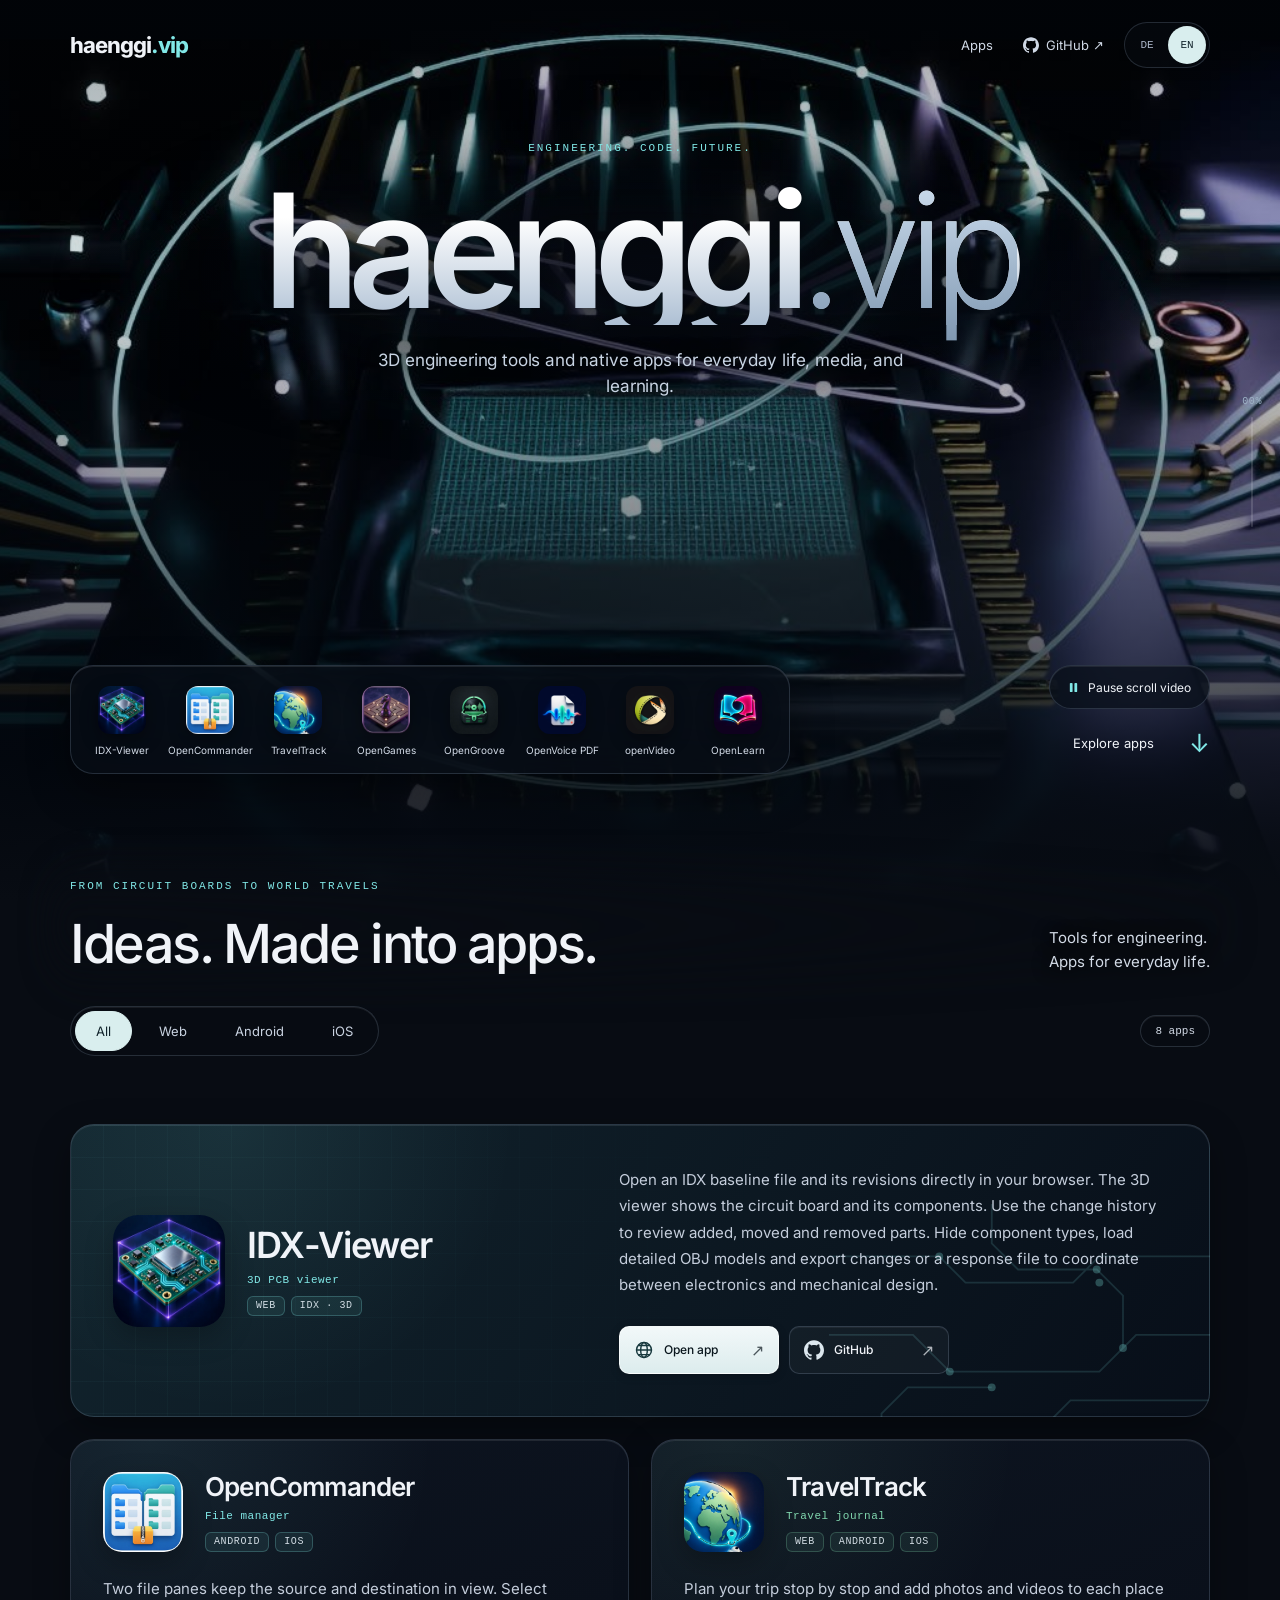
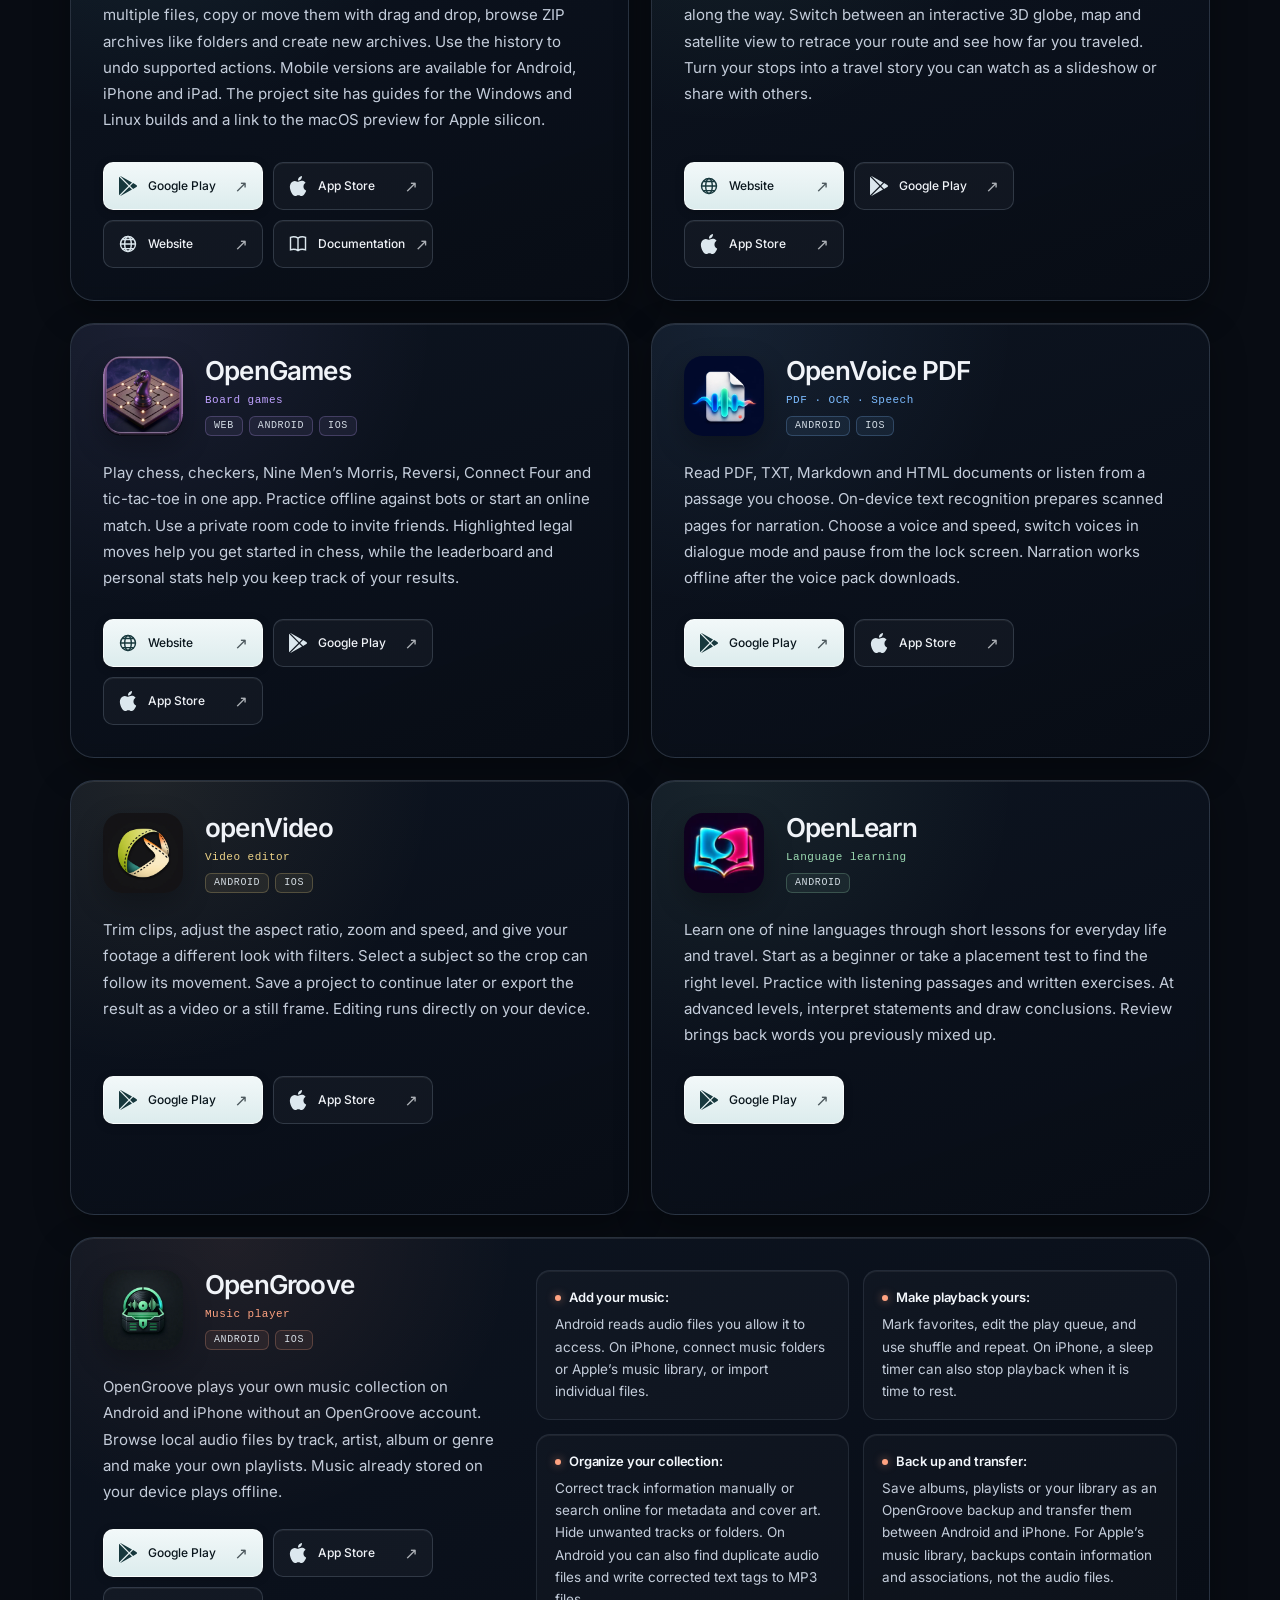
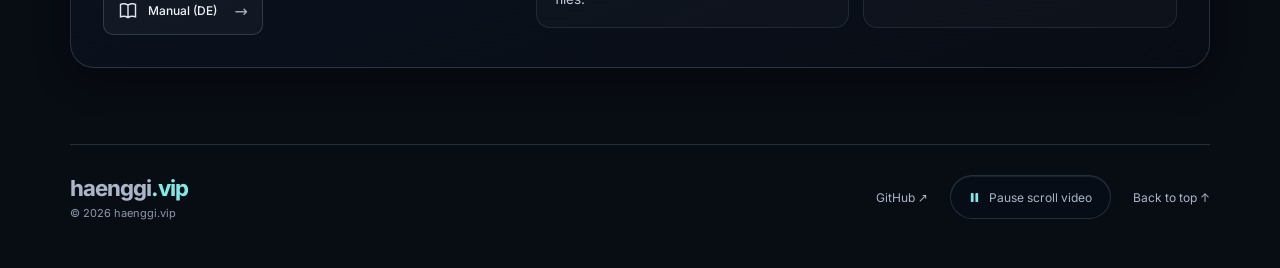
<file: index.html>
<!doctype html>
<html lang="de"><head><meta charset="utf-8"><meta name="viewport" content="width=device-width,initial-scale=1"><meta name="theme-color" content="#080c13"><title>haenggi.vip | Apps und PCB-Werkzeuge</title><meta name="description" content="Entdecke IDX-Viewer, OpenCommander, TravelTrack, OpenGames, OpenGroove, OpenVoice PDF, openVideo und OpenLearn: Apps für Technik und Alltag."><meta property="og:title" content="haenggi.vip | Apps und PCB-Werkzeuge"><meta property="og:description" content="Entdecke IDX-Viewer, OpenCommander, TravelTrack, OpenGames, OpenGroove, OpenVoice PDF, openVideo und OpenLearn: Apps für Technik und Alltag."><meta property="og:type" content="website"><link rel="canonical" href="https://haenggi.vip/"><link rel="icon" href="assets/favicon.svg"><link rel="preload" href="assets/fonts/inter-latin-wght.woff2" as="font" type="font/woff2" crossorigin><link rel="stylesheet" href="styles.css?v=20261123-smooth"><script src="language.js" defer></script><script src="app.js?v=20261123-smooth" defer></script>
<link rel="alternate" hreflang="de" href="https://haenggi.vip/">
<link rel="alternate" hreflang="en" href="https://haenggi.vip/en/">
<link rel="alternate" hreflang="x-default" href="https://haenggi.vip/">
<meta name="robots" content="index,follow,max-image-preview:large">
<meta property="og:url" content="https://haenggi.vip/">
<meta property="og:site_name" content="haenggi.vip">
<meta property="og:locale" content="de_DE">
<meta property="og:image" content="https://haenggi.vip/assets/hero-poster.jpg?v=digital-core-intra">
<meta property="og:image:width" content="1280">
<meta property="og:image:height" content="720">
<meta property="og:image:alt" content="Mechanische Struktur aus dem Hintergrundfilm von haenggi.vip">
<meta name="twitter:card" content="summary_large_image">
<script type="application/ld+json">
{
  "@context": "https://schema.org",
  "@graph": [
    {
      "@type": "WebSite",
      "@id": "https://haenggi.vip/#website",
      "url": "https://haenggi.vip/",
      "name": "haenggi.vip",
      "inLanguage": "de"
    },
    {
      "@type": "CollectionPage",
      "@id": "https://haenggi.vip/#page",
      "url": "https://haenggi.vip/",
      "name": "haenggi.vip | Apps und PCB-Werkzeuge",
      "description": "Entdecke IDX-Viewer, OpenCommander, TravelTrack, OpenGames, OpenGroove, OpenVoice PDF, openVideo und OpenLearn: Apps für Technik und Alltag.",
      "inLanguage": "de",
      "isPartOf": {
        "@id": "https://haenggi.vip/#website"
      },
      "mainEntity": {
        "@type": "ItemList",
        "name": "Veröffentlichte Apps und Engineering-Werkzeuge",
        "numberOfItems": 8,
        "itemListElement": [
          {
            "@type": "ListItem",
            "position": 1,
            "item": {
              "@type": [
                "SoftwareApplication",
                "SoftwareSourceCode"
              ],
              "@id": "https://haenggi.vip/#idx-viewer",
              "name": "IDX-Viewer",
              "description": "Öffne eine IDX-Basisdatei und die dazugehörigen Änderungen direkt im Browser. Der 3D-Viewer zeigt die Leiterplatte mit ihren Bauteilen. In der Änderungshistorie prüfst du neue, verschobene und entfernte Komponenten. Bei Bedarf blendest du Bauteiltypen aus, lädst detaillierte OBJ-Modelle und exportierst deine Änderungen oder eine Antwortdatei für die Abstimmung zwischen Elektronik und Mechanik.",
              "url": "https://haenggi-vip.github.io/IDX-Viewer/",
              "applicationCategory": "DesignApplication",
              "image": "https://haenggi.vip/assets/icons/idx-viewer.webp",
              "sameAs": [
                "https://github.com/haenggi-vip/IDX-Viewer"
              ],
              "codeRepository": "https://github.com/haenggi-vip/IDX-Viewer"
            }
          },
          {
            "@type": "ListItem",
            "position": 2,
            "item": {
              "@type": "SoftwareApplication",
              "@id": "https://haenggi.vip/#opencommander",
              "name": "OpenCommander",
              "description": "Mit zwei Dateibereichen hast du Quelle und Ziel gleichzeitig im Blick. Wähle mehrere Dateien aus, kopiere oder verschiebe sie per Drag & Drop, durchsuche ZIP-Archive wie Ordner und erstelle eigene Archive. Unterstützte Aktionen lassen sich über die Historie rückgängig machen. Die mobilen Versionen gibt es für Android, iPhone und iPad. Auf der Projektseite findest du Anleitungen für die Windows- und Linux-Builds sowie den Link zur macOS-Vorschau für Apple Silicon.",
              "url": "https://opencommander.top/",
              "applicationCategory": "UtilitiesApplication",
              "image": "https://haenggi.vip/assets/icons/opencommander.webp",
              "sameAs": [
                "https://apps.apple.com/ch/app/opencommander/id6804432999"
              ],
              "installUrl": [
                "https://play.google.com/store/apps/details?id=com.opencommander",
                "https://apps.apple.com/ch/app/opencommander/id6804432999"
              ],
              "subjectOf": {
                "@type": "WebPage",
                "name": "OpenCommander-Dokumentation",
                "url": "https://opencommander.top/docs/"
              }
            }
          },
          {
            "@type": "ListItem",
            "position": 3,
            "item": {
              "@type": "SoftwareApplication",
              "@id": "https://haenggi.vip/#traveltrack",
              "name": "TravelTrack",
              "description": "Plane deine Reise mit einzelnen Stopps und ergänze unterwegs Fotos und Videos zu jedem Ort. Wechsle zwischen interaktivem 3D-Globus, Karte und Satellitenansicht, um deine Route und die zurückgelegte Strecke nachzuvollziehen. Aus deinen Stopps entsteht eine Reisegeschichte, die du als Slideshow ansehen oder mit anderen teilen kannst.",
              "url": "https://traveltrack.vip",
              "applicationCategory": "TravelApplication",
              "image": "https://haenggi.vip/assets/icons/traveltrack.webp",
              "sameAs": [
                "https://play.google.com/store/apps/details?id=vip.traveltrack.app",
                "https://apps.apple.com/ch/app/traveltrack/id6804429493"
              ],
              "installUrl": [
                "https://play.google.com/store/apps/details?id=vip.traveltrack.app",
                "https://apps.apple.com/ch/app/traveltrack/id6804429493"
              ]
            }
          },
          {
            "@type": "ListItem",
            "position": 4,
            "item": {
              "@type": "SoftwareApplication",
              "@id": "https://haenggi.vip/#opengames",
              "name": "OpenGames",
              "description": "Spiele Schach, Dame, Mühle, Reversi, Vier Gewinnt und Tic-Tac-Toe in einer App. Übe offline gegen Bots oder starte eine Online-Partie. Mit einem privaten Raumcode lädst du Freunde gezielt ein. Beim Schach helfen dir markierte gültige Züge beim Einstieg, und mit der Rangliste und den persönlichen Statistiken behältst du deine Ergebnisse im Blick.",
              "url": "https://opengames.vip",
              "applicationCategory": "GameApplication",
              "image": "https://haenggi.vip/assets/icons/opengames.webp",
              "sameAs": [
                "https://play.google.com/store/apps/details?id=vip.opengames.nativeapp",
                "https://apps.apple.com/ch/app/opengames/id6803944966"
              ],
              "installUrl": [
                "https://play.google.com/store/apps/details?id=vip.opengames.nativeapp",
                "https://apps.apple.com/ch/app/opengames/id6803944966"
              ]
            }
          },
          {
            "@type": "ListItem",
            "position": 5,
            "item": {
              "@type": "SoftwareApplication",
              "@id": "https://haenggi.vip/#opengroove",
              "name": "OpenGroove",
              "description": "OpenGroove spielt deine eigene Musiksammlung auf Android und iPhone ohne OpenGroove-Konto. Durchsuche lokale Audiodateien nach Titeln, Interpreten, Alben oder Genres und stelle eigene Playlists zusammen. Bereits lokal gespeicherte Musik kannst du offline hören.",
              "url": "https://play.google.com/store/apps/details?id=vip.haenggi.opengroove",
              "applicationCategory": "MultimediaApplication",
              "image": "https://haenggi.vip/assets/icons/opengroove.webp",
              "sameAs": [
                "https://apps.apple.com/ch/app/opengroove/id6804463846"
              ],
              "installUrl": [
                "https://play.google.com/store/apps/details?id=vip.haenggi.opengroove",
                "https://apps.apple.com/ch/app/opengroove/id6804463846"
              ]
            }
          },
          {
            "@type": "ListItem",
            "position": 6,
            "item": {
              "@type": "SoftwareApplication",
              "@id": "https://haenggi.vip/#openvoicepdf",
              "name": "OpenVoice PDF",
              "description": "Lies PDF, TXT, Markdown und HTML oder lass dir eine ausgewählte Textstelle vorlesen. Die Texterkennung macht gescannte Seiten direkt auf dem Gerät für die Sprachausgabe nutzbar. Passe Stimme und Tempo an, lass Dialoge mit wechselnden Stimmen lesen und pausiere die Wiedergabe am Sperrbildschirm. Nach dem Download des Stimmpakets funktioniert das Vorlesen offline.",
              "url": "https://play.google.com/store/apps/details?id=com.openvoicepdf.app",
              "installUrl": [
                "https://play.google.com/store/apps/details?id=com.openvoicepdf.app",
                "https://apps.apple.com/ch/app/openvoicepdf/id6809222725"
              ],
              "operatingSystem": "Android, iOS",
              "applicationCategory": "BooksApplication",
              "image": "https://haenggi.vip/assets/icons/openvoicepdf.webp",
              "sameAs": [
                "https://play.google.com/store/apps/details?id=com.openvoicepdf.app",
                "https://apps.apple.com/ch/app/openvoicepdf/id6809222725"
              ]
            }
          },
          {
            "@type": "ListItem",
            "position": 7,
            "item": {
              "@type": "SoftwareApplication",
              "@id": "https://haenggi.vip/#openvideo",
              "name": "openVideo",
              "description": "Schneide Clips, passe Bildformat, Zoom und Tempo an und gib deinen Aufnahmen mit Filtern einen eigenen Look. Markiere ein Motiv, damit der Bildausschnitt seiner Bewegung folgen kann. Speichere ein Projekt zur späteren Bearbeitung oder exportiere das Ergebnis als Video oder Einzelbild. Die Bearbeitung läuft direkt auf deinem Gerät.",
              "url": "https://play.google.com/store/apps/details?id=com.openvideo.app",
              "installUrl": [
                "https://play.google.com/store/apps/details?id=com.openvideo.app",
                "https://apps.apple.com/ch/app/openvideo/id6810092391"
              ],
              "operatingSystem": "Android, iOS",
              "applicationCategory": "MultimediaApplication",
              "image": "https://haenggi.vip/assets/icons/openvideo.webp",
              "sameAs": [
                "https://play.google.com/store/apps/details?id=com.openvideo.app",
                "https://apps.apple.com/ch/app/openvideo/id6810092391"
              ]
            }
          },
          {
            "@type": "ListItem",
            "position": 8,
            "item": {
              "@type": "SoftwareApplication",
              "@id": "https://haenggi.vip/#openlearn",
              "name": "OpenLearn",
              "description": "Lerne eine von neun Sprachen in kurzen Lektionen für Alltag und Reisen. Starte als Anfänger oder finde mit einem Einstufungstest das passende Niveau. Übe mit Hörpassagen und Textaufgaben. Auf fortgeschrittenen Stufen ordnest du Aussagen ein und ziehst Schlussfolgerungen. Die Fehlerwiederholung greift Wörter auf, die du zuvor verwechselt hast.",
              "url": "https://play.google.com/store/apps/details?id=vip.haenggi.openlearn",
              "installUrl": "https://play.google.com/store/apps/details?id=vip.haenggi.openlearn",
              "operatingSystem": "Android",
              "applicationCategory": "EducationalApplication",
              "image": "https://haenggi.vip/assets/icons/openlearn.webp"
            }
          }
        ]
      }
    }
  ]
}
</script>
</head>
<body><a class="skip-link" href="#apps">Zu den Apps</a>
<header class="site-header"><a class="brand" href="#origin">haenggi<span>.vip</span></a><nav aria-label="Hauptnavigation"><a href="#apps">Apps</a><a href="https://github.com/haenggi-vip" class="nav-github"><svg class="nav-icon" aria-hidden="true" focusable="false" fill="currentColor" role="img" viewBox="0 0 24 24" xmlns="http://www.w3.org/2000/svg"><path d="M12 .297c-6.63 0-12 5.373-12 12 0 5.303 3.438 9.8 8.205 11.385.6.113.82-.258.82-.577 0-.285-.01-1.04-.015-2.04-3.338.724-4.042-1.61-4.042-1.61C4.422 18.07 3.633 17.7 3.633 17.7c-1.087-.744.084-.729.084-.729 1.205.084 1.838 1.236 1.838 1.236 1.07 1.835 2.809 1.305 3.495.998.108-.776.417-1.305.76-1.605-2.665-.3-5.466-1.332-5.466-5.93 0-1.31.465-2.38 1.235-3.22-.135-.303-.54-1.523.105-3.176 0 0 1.005-.322 3.3 1.23.96-.267 1.98-.399 3-.405 1.02.006 2.04.138 3 .405 2.28-1.552 3.285-1.23 3.285-1.23.645 1.653.24 2.873.12 3.176.765.84 1.23 1.91 1.23 3.22 0 4.61-2.805 5.625-5.475 5.92.42.36.81 1.096.81 2.22 0 1.606-.015 2.896-.015 3.286 0 .315.21.69.825.57C20.565 22.092 24 17.592 24 12.297c0-6.627-5.373-12-12-12"/></svg><span>GitHub ↗</span></a></nav><div class="language-switch" role="group" aria-label="Sprache"><a href="./?lang=de" lang="de" hreflang="de" aria-current="page">DE</a><a href="en/?lang=en" lang="en" hreflang="en">EN</a></div></header>
<div class="background" aria-hidden="true"><img class="media-poster" fetchpriority="high" src="assets/hero-poster.jpg?v=digital-core-intra" alt="" width="1280" height="720"><video id="hero-video" data-scroll-src="assets/hero-scroll.mp4?v=digital-core-intra" data-scroll-src-mobile="assets/hero-scroll-mobile.mp4?v=digital-core-intra" muted playsinline preload="none" poster="assets/hero-poster.jpg?v=digital-core-intra"></video></div>
<aside class="scroll-hud" aria-label="Scrollfortschritt"><span><span id="scroll-value">00</span>%</span><div class="progress-track"><i id="progress-fill"></i></div></aside>
<main><section id="origin" class="hero"><div class="hero-shell"><div class="hero-heading"><p class="eyebrow">ENGINEERING. CODE. FUTURE.</p><h1>haenggi<span>.vip</span></h1><p class="hero-subline">3D-Engineering-Tools und native Apps für Alltag, Medien und Lernen.</p></div><div class="hero-bottom"><button class="motion-button hero-motion" data-motion-toggle aria-pressed="false">Scroll-Video pausieren</button><nav class="app-dock" aria-label="Direkt zu einer App"><a href="#idx-viewer" title="IDX-Viewer"><img src="assets/icons/idx-viewer.webp" width="48" height="48" alt=""><span>IDX-Viewer</span></a><a href="#opencommander" title="OpenCommander"><img src="assets/icons/opencommander.webp" width="48" height="48" alt=""><span>OpenCommander</span></a><a href="#traveltrack" title="TravelTrack"><img src="assets/icons/traveltrack.webp" width="48" height="48" alt=""><span>TravelTrack</span></a><a href="#opengames" title="OpenGames"><img src="assets/icons/opengames.webp" width="48" height="48" alt=""><span>OpenGames</span></a><a href="#opengroove" title="OpenGroove"><img src="assets/icons/opengroove.webp" width="48" height="48" alt=""><span>OpenGroove</span></a><a href="#openvoicepdf" title="OpenVoice PDF"><img src="assets/icons/openvoicepdf.webp" width="48" height="48" alt=""><span>OpenVoice PDF</span></a><a href="#openvideo" title="openVideo"><img src="assets/icons/openvideo.webp" width="48" height="48" alt=""><span>openVideo</span></a><a href="#openlearn" title="OpenLearn"><img src="assets/icons/openlearn.webp" width="48" height="48" alt=""><span>OpenLearn</span></a></nav><a class="scroll-cue" href="#apps"><span>Apps entdecken</span><span aria-hidden="true">↓</span></a></div></div></section>
<div id="apps" class="collection"><div class="collection-heading"><div><p class="eyebrow">VON DER LEITERPLATTE BIS ZUR WELTREISE</p><h2>Ideen. Als Apps.</h2></div><p class="collection-note">Werkzeuge für Technik.<br>Apps für jeden Tag.</p></div>
<div class="filter-bar" hidden><div class="filters" role="group" aria-label="Apps nach Plattform filtern"><button data-filter="all" aria-pressed="true">Alle</button><button data-filter="web" aria-pressed="false">Web</button><button data-filter="android" aria-pressed="false">Android</button><button data-filter="ios" aria-pressed="false">iOS</button></div><span id="result-count" role="status">8 Apps</span></div>
<section id="engineering" class="portfolio engineering" aria-label="PCB und Engineering"><div class="cards">
<!-- Standardparts: bis zur Veröffentlichung ausgeblendet.
<article class="app-card" id="standardparts"><div class="app-identity"><img class="app-icon" src="assets/icons/standardparts.webp" width="96" height="96" alt="" loading="lazy"><div><h3>Standardparts</h3><p class="category">CAD Teile</p></div></div><div class="card-info"><p class="app-description">CAD-Bauteile für die mechanische Konstruktion.</p></div></article>
-->
<article class="app-card" data-platforms="web" id="idx-viewer"><div class="app-identity"><img class="app-icon" src="assets/icons/idx-viewer.webp" width="96" height="96" alt="" loading="lazy"><div><h3>IDX-Viewer</h3><p class="category">3D-PCB-Viewer</p><div class="platform-tags" aria-hidden="true"><span>Web</span><span>IDX · 3D</span></div></div></div><div class="card-info"><p class="app-description">Öffne eine IDX-Basisdatei und die dazugehörigen Änderungen direkt im Browser. Der 3D-Viewer zeigt die Leiterplatte mit ihren Bauteilen. In der Änderungshistorie prüfst du neue, verschobene und entfernte Komponenten. Bei Bedarf blendest du Bauteiltypen aus, lädst detaillierte OBJ-Modelle und exportierst deine Änderungen oder eine Antwortdatei für die Abstimmung zwischen Elektronik und Mechanik.</p><div class="app-actions"><a class="app-link" href="https://haenggi-vip.github.io/IDX-Viewer/" aria-label="IDX-Viewer öffnen"><svg class="button-icon" style="fill:none" aria-hidden="true" focusable="false" xmlns="http://www.w3.org/2000/svg" viewBox="0 0 24 24" fill="none" stroke="currentColor" stroke-width="1.7"><circle cx="12" cy="12" r="9"/><ellipse cx="12" cy="12" rx="4" ry="9"/><path d="M3 12h18M5 6.5h14M5 17.5h14"/></svg><span class="button-label">App öffnen</span><span class="button-arrow" aria-hidden="true">↗</span></a><a class="store-link" href="https://github.com/haenggi-vip/IDX-Viewer" aria-label="IDX-Viewer auf GitHub"><svg class="button-icon" aria-hidden="true" focusable="false" fill="currentColor" role="img" viewBox="0 0 24 24" xmlns="http://www.w3.org/2000/svg"><path d="M12 .297c-6.63 0-12 5.373-12 12 0 5.303 3.438 9.8 8.205 11.385.6.113.82-.258.82-.577 0-.285-.01-1.04-.015-2.04-3.338.724-4.042-1.61-4.042-1.61C4.422 18.07 3.633 17.7 3.633 17.7c-1.087-.744.084-.729.084-.729 1.205.084 1.838 1.236 1.838 1.236 1.07 1.835 2.809 1.305 3.495.998.108-.776.417-1.305.76-1.605-2.665-.3-5.466-1.332-5.466-5.93 0-1.31.465-2.38 1.235-3.22-.135-.303-.54-1.523.105-3.176 0 0 1.005-.322 3.3 1.23.96-.267 1.98-.399 3-.405 1.02.006 2.04.138 3 .405 2.28-1.552 3.285-1.23 3.285-1.23.645 1.653.24 2.873.12 3.176.765.84 1.23 1.91 1.23 3.22 0 4.61-2.805 5.625-5.475 5.92.42.36.81 1.096.81 2.22 0 1.606-.015 2.896-.015 3.286 0 .315.21.69.825.57C20.565 22.092 24 17.592 24 12.297c0-6.627-5.373-12-12-12"/></svg><span class="button-label">GitHub</span><span class="button-arrow" aria-hidden="true">↗</span></a></div></div></article></div></section>
<section id="digital" class="portfolio digital" aria-label="Apps für den Alltag"><div class="cards"><article class="app-card" data-platforms="android ios" id="opencommander"><div class="app-identity"><img class="app-icon" src="assets/icons/opencommander.webp" width="96" height="96" alt="" loading="lazy"><div><h3>OpenCommander</h3><p class="category">Dateimanager</p><div class="platform-tags" aria-hidden="true"><span>Android</span><span>iOS</span></div></div></div><div class="card-info"><p class="app-description">Mit zwei Dateibereichen hast du Quelle und Ziel gleichzeitig im Blick. Wähle mehrere Dateien aus, kopiere oder verschiebe sie per Drag &amp; Drop, durchsuche ZIP-Archive wie Ordner und erstelle eigene Archive. Unterstützte Aktionen lassen sich über die Historie rückgängig machen. Die mobilen Versionen gibt es für Android, iPhone und iPad. Auf der Projektseite findest du Anleitungen für die Windows- und Linux-Builds sowie den Link zur macOS-Vorschau für Apple Silicon.</p><div class="app-actions"><a class="app-link" data-app="opencommander" href="https://play.google.com/store/apps/details?id=com.opencommander" aria-label="OpenCommander auf Google Play"><svg class="button-icon" aria-hidden="true" focusable="false" fill="currentColor" role="img" viewBox="0 0 24 24" xmlns="http://www.w3.org/2000/svg"><path d="M22.018 13.298l-3.919 2.218-3.515-3.493 3.543-3.521 3.891 2.202a1.49 1.49 0 0 1 0 2.594zM1.337.924a1.486 1.486 0 0 0-.112.568v21.017c0 .217.045.419.124.6l11.155-11.087L1.337.924zm12.207 10.065l3.258-3.238L3.45.195a1.466 1.466 0 0 0-.946-.179l11.04 10.973zm0 2.067l-11 10.933c.298.036.612-.016.906-.183l13.324-7.54-3.23-3.21z"/></svg><span class="button-label">Google Play</span><span class="button-arrow" aria-hidden="true">↗</span></a><a class="store-link" href="https://apps.apple.com/ch/app/opencommander/id6804432999" aria-label="OpenCommander im App Store"><svg class="button-icon" aria-hidden="true" focusable="false" fill="currentColor" role="img" viewBox="0 0 24 24" xmlns="http://www.w3.org/2000/svg"><path d="M12.152 6.896c-.948 0-2.415-1.078-3.96-1.04-2.04.027-3.91 1.183-4.961 3.014-2.117 3.675-.546 9.103 1.519 12.09 1.013 1.454 2.208 3.09 3.792 3.039 1.52-.065 2.09-.987 3.935-.987 1.831 0 2.35.987 3.96.948 1.637-.026 2.676-1.48 3.676-2.948 1.156-1.688 1.636-3.325 1.662-3.415-.039-.013-3.182-1.221-3.22-4.857-.026-3.04 2.48-4.494 2.597-4.559-1.429-2.09-3.623-2.324-4.39-2.376-2-.156-3.675 1.09-4.61 1.09zM15.53 3.83c.843-1.012 1.4-2.427 1.245-3.83-1.207.052-2.662.805-3.532 1.818-.78.896-1.454 2.338-1.273 3.714 1.338.104 2.715-.688 3.559-1.701"/></svg><span class="button-label">App Store</span><span class="button-arrow" aria-hidden="true">↗</span></a>
      <a class="store-link" href="https://opencommander.top/" aria-label="OpenCommander-Website öffnen"><svg class="button-icon" style="fill:none" aria-hidden="true" focusable="false" xmlns="http://www.w3.org/2000/svg" viewBox="0 0 24 24" fill="none" stroke="currentColor" stroke-width="1.7"><circle cx="12" cy="12" r="9"/><ellipse cx="12" cy="12" rx="4" ry="9"/><path d="M3 12h18M5 6.5h14M5 17.5h14"/></svg><span class="button-label">Website</span><span class="button-arrow" aria-hidden="true">↗</span></a>
      <a class="store-link" href="https://opencommander.top/docs/" aria-label="OpenCommander-Dokumentation lesen"><svg class="button-icon" style="fill:none" aria-hidden="true" focusable="false" viewBox="0 0 24 24" fill="none" stroke="currentColor" stroke-width="1.7"><path d="M12 5v15M3 4c3-1 6-1 9 1 3-2 6-2 9-1v15c-3-1-6-1-9 1-3-2-6-2-9-1Z"/></svg><span class="button-label">Dokumentation</span><span class="button-arrow" aria-hidden="true">↗</span></a>
    </div></div></article><article class="app-card" data-platforms="web android ios" id="traveltrack"><div class="app-identity"><img class="app-icon" src="assets/icons/traveltrack.webp" width="96" height="96" alt="" loading="lazy"><div><h3>TravelTrack</h3><p class="category">Reisetagebuch</p><div class="platform-tags" aria-hidden="true"><span>Web</span><span>Android</span><span>iOS</span></div></div></div><div class="card-info"><p class="app-description">Plane deine Reise mit einzelnen Stopps und ergänze unterwegs Fotos und Videos zu jedem Ort. Wechsle zwischen interaktivem 3D-Globus, Karte und Satellitenansicht, um deine Route und die zurückgelegte Strecke nachzuvollziehen. Aus deinen Stopps entsteht eine Reisegeschichte, die du als Slideshow ansehen oder mit anderen teilen kannst.</p><div class="app-actions"><a class="app-link" data-app="traveltrack" href="https://traveltrack.vip" aria-label="TravelTrack öffnen"><svg class="button-icon" style="fill:none" aria-hidden="true" focusable="false" xmlns="http://www.w3.org/2000/svg" viewBox="0 0 24 24" fill="none" stroke="currentColor" stroke-width="1.7"><circle cx="12" cy="12" r="9"/><ellipse cx="12" cy="12" rx="4" ry="9"/><path d="M3 12h18M5 6.5h14M5 17.5h14"/></svg><span class="button-label">Website</span><span class="button-arrow" aria-hidden="true">↗</span></a><a class="store-link" href="https://play.google.com/store/apps/details?id=vip.traveltrack.app" aria-label="TravelTrack auf Google Play"><svg class="button-icon" aria-hidden="true" focusable="false" fill="currentColor" role="img" viewBox="0 0 24 24" xmlns="http://www.w3.org/2000/svg"><path d="M22.018 13.298l-3.919 2.218-3.515-3.493 3.543-3.521 3.891 2.202a1.49 1.49 0 0 1 0 2.594zM1.337.924a1.486 1.486 0 0 0-.112.568v21.017c0 .217.045.419.124.6l11.155-11.087L1.337.924zm12.207 10.065l3.258-3.238L3.45.195a1.466 1.466 0 0 0-.946-.179l11.04 10.973zm0 2.067l-11 10.933c.298.036.612-.016.906-.183l13.324-7.54-3.23-3.21z"/></svg><span class="button-label">Google Play</span><span class="button-arrow" aria-hidden="true">↗</span></a><a class="store-link" href="https://apps.apple.com/ch/app/traveltrack/id6804429493" aria-label="TravelTrack im App Store"><svg class="button-icon" aria-hidden="true" focusable="false" fill="currentColor" role="img" viewBox="0 0 24 24" xmlns="http://www.w3.org/2000/svg"><path d="M12.152 6.896c-.948 0-2.415-1.078-3.96-1.04-2.04.027-3.91 1.183-4.961 3.014-2.117 3.675-.546 9.103 1.519 12.09 1.013 1.454 2.208 3.09 3.792 3.039 1.52-.065 2.09-.987 3.935-.987 1.831 0 2.35.987 3.96.948 1.637-.026 2.676-1.48 3.676-2.948 1.156-1.688 1.636-3.325 1.662-3.415-.039-.013-3.182-1.221-3.22-4.857-.026-3.04 2.48-4.494 2.597-4.559-1.429-2.09-3.623-2.324-4.39-2.376-2-.156-3.675 1.09-4.61 1.09zM15.53 3.83c.843-1.012 1.4-2.427 1.245-3.83-1.207.052-2.662.805-3.532 1.818-.78.896-1.454 2.338-1.273 3.714 1.338.104 2.715-.688 3.559-1.701"/></svg><span class="button-label">App Store</span><span class="button-arrow" aria-hidden="true">↗</span></a></div></div></article><article class="app-card" data-platforms="web android ios" id="opengames"><div class="app-identity"><img class="app-icon" src="assets/icons/opengames.webp" width="96" height="96" alt="" loading="lazy"><div><h3>OpenGames</h3><p class="category">Brettspiele</p><div class="platform-tags" aria-hidden="true"><span>Web</span><span>Android</span><span>iOS</span></div></div></div><div class="card-info"><p class="app-description">Spiele Schach, Dame, Mühle, Reversi, Vier Gewinnt und Tic-Tac-Toe in einer App. Übe offline gegen Bots oder starte eine Online-Partie. Mit einem privaten Raumcode lädst du Freunde gezielt ein. Beim Schach helfen dir markierte gültige Züge beim Einstieg, und mit der Rangliste und den persönlichen Statistiken behältst du deine Ergebnisse im Blick.</p><div class="app-actions"><a class="app-link" data-app="opengames" href="https://opengames.vip" aria-label="OpenGames öffnen"><svg class="button-icon" style="fill:none" aria-hidden="true" focusable="false" xmlns="http://www.w3.org/2000/svg" viewBox="0 0 24 24" fill="none" stroke="currentColor" stroke-width="1.7"><circle cx="12" cy="12" r="9"/><ellipse cx="12" cy="12" rx="4" ry="9"/><path d="M3 12h18M5 6.5h14M5 17.5h14"/></svg><span class="button-label">Website</span><span class="button-arrow" aria-hidden="true">↗</span></a><a class="store-link" href="https://play.google.com/store/apps/details?id=vip.opengames.nativeapp" aria-label="OpenGames auf Google Play"><svg class="button-icon" aria-hidden="true" focusable="false" fill="currentColor" role="img" viewBox="0 0 24 24" xmlns="http://www.w3.org/2000/svg"><path d="M22.018 13.298l-3.919 2.218-3.515-3.493 3.543-3.521 3.891 2.202a1.49 1.49 0 0 1 0 2.594zM1.337.924a1.486 1.486 0 0 0-.112.568v21.017c0 .217.045.419.124.6l11.155-11.087L1.337.924zm12.207 10.065l3.258-3.238L3.45.195a1.466 1.466 0 0 0-.946-.179l11.04 10.973zm0 2.067l-11 10.933c.298.036.612-.016.906-.183l13.324-7.54-3.23-3.21z"/></svg><span class="button-label">Google Play</span><span class="button-arrow" aria-hidden="true">↗</span></a><a class="store-link" href="https://apps.apple.com/ch/app/opengames/id6803944966" aria-label="OpenGames im App Store"><svg class="button-icon" aria-hidden="true" focusable="false" fill="currentColor" role="img" viewBox="0 0 24 24" xmlns="http://www.w3.org/2000/svg"><path d="M12.152 6.896c-.948 0-2.415-1.078-3.96-1.04-2.04.027-3.91 1.183-4.961 3.014-2.117 3.675-.546 9.103 1.519 12.09 1.013 1.454 2.208 3.09 3.792 3.039 1.52-.065 2.09-.987 3.935-.987 1.831 0 2.35.987 3.96.948 1.637-.026 2.676-1.48 3.676-2.948 1.156-1.688 1.636-3.325 1.662-3.415-.039-.013-3.182-1.221-3.22-4.857-.026-3.04 2.48-4.494 2.597-4.559-1.429-2.09-3.623-2.324-4.39-2.376-2-.156-3.675 1.09-4.61 1.09zM15.53 3.83c.843-1.012 1.4-2.427 1.245-3.83-1.207.052-2.662.805-3.532 1.818-.78.896-1.454 2.338-1.273 3.714 1.338.104 2.715-.688 3.559-1.701"/></svg><span class="button-label">App Store</span><span class="button-arrow" aria-hidden="true">↗</span></a></div></div></article><article class="app-card" data-platforms="android ios" id="openvoicepdf"><div class="app-identity"><img class="app-icon" src="assets/icons/openvoicepdf.webp" width="96" height="96" alt="" loading="lazy"><div><h3>OpenVoice PDF</h3><p class="category">PDF · OCR · Sprache</p><div class="platform-tags" aria-hidden="true"><span>Android</span><span>iOS</span></div></div></div><div class="card-info"><p class="app-description">Lies PDF, TXT, Markdown und HTML oder lass dir eine ausgewählte Textstelle vorlesen. Die Texterkennung macht gescannte Seiten direkt auf dem Gerät für die Sprachausgabe nutzbar. Passe Stimme und Tempo an, lass Dialoge mit wechselnden Stimmen lesen und pausiere die Wiedergabe am Sperrbildschirm. Nach dem Download des Stimmpakets funktioniert das Vorlesen offline.</p><div class="app-actions"><a class="app-link" href="https://play.google.com/store/apps/details?id=com.openvoicepdf.app" aria-label="OpenVoice PDF auf Google Play"><svg class="button-icon" aria-hidden="true" focusable="false" fill="currentColor" role="img" viewBox="0 0 24 24" xmlns="http://www.w3.org/2000/svg"><path d="M22.018 13.298l-3.919 2.218-3.515-3.493 3.543-3.521 3.891 2.202a1.49 1.49 0 0 1 0 2.594zM1.337.924a1.486 1.486 0 0 0-.112.568v21.017c0 .217.045.419.124.6l11.155-11.087L1.337.924zm12.207 10.065l3.258-3.238L3.45.195a1.466 1.466 0 0 0-.946-.179l11.04 10.973zm0 2.067l-11 10.933c.298.036.612-.016.906-.183l13.324-7.54-3.23-3.21z"/></svg><span class="button-label">Google Play</span><span class="button-arrow" aria-hidden="true">↗</span></a><a class="store-link" href="https://apps.apple.com/ch/app/openvoicepdf/id6809222725" aria-label="OpenVoice PDF im App Store"><svg class="button-icon" aria-hidden="true" focusable="false" fill="currentColor" role="img" viewBox="0 0 24 24" xmlns="http://www.w3.org/2000/svg"><path d="M12.152 6.896c-.948 0-2.415-1.078-3.96-1.04-2.04.027-3.91 1.183-4.961 3.014-2.117 3.675-.546 9.103 1.519 12.09 1.013 1.454 2.208 3.09 3.792 3.039 1.52-.065 2.09-.987 3.935-.987 1.831 0 2.35.987 3.96.948 1.637-.026 2.676-1.48 3.676-2.948 1.156-1.688 1.636-3.325 1.662-3.415-.039-.013-3.182-1.221-3.22-4.857-.026-3.04 2.48-4.494 2.597-4.559-1.429-2.09-3.623-2.324-4.39-2.376-2-.156-3.675 1.09-4.61 1.09zM15.53 3.83c.843-1.012 1.4-2.427 1.245-3.83-1.207.052-2.662.805-3.532 1.818-.78.896-1.454 2.338-1.273 3.714 1.338.104 2.715-.688 3.559-1.701"/></svg><span class="button-label">App Store</span><span class="button-arrow" aria-hidden="true">↗</span></a></div></div></article><article class="app-card" data-platforms="android ios" id="openvideo"><div class="app-identity"><img class="app-icon" src="assets/icons/openvideo.webp" width="96" height="96" alt="" loading="lazy"><div><h3>openVideo</h3><p class="category">Videoeditor</p><div class="platform-tags" aria-hidden="true"><span>Android</span><span>iOS</span></div></div></div><div class="card-info"><p class="app-description">Schneide Clips, passe Bildformat, Zoom und Tempo an und gib deinen Aufnahmen mit Filtern einen eigenen Look. Markiere ein Motiv, damit der Bildausschnitt seiner Bewegung folgen kann. Speichere ein Projekt zur späteren Bearbeitung oder exportiere das Ergebnis als Video oder Einzelbild. Die Bearbeitung läuft direkt auf deinem Gerät.</p><div class="app-actions"><a class="app-link" href="https://play.google.com/store/apps/details?id=com.openvideo.app" aria-label="openVideo auf Google Play"><svg class="button-icon" aria-hidden="true" focusable="false" fill="currentColor" role="img" viewBox="0 0 24 24" xmlns="http://www.w3.org/2000/svg"><path d="M22.018 13.298l-3.919 2.218-3.515-3.493 3.543-3.521 3.891 2.202a1.49 1.49 0 0 1 0 2.594zM1.337.924a1.486 1.486 0 0 0-.112.568v21.017c0 .217.045.419.124.6l11.155-11.087L1.337.924zm12.207 10.065l3.258-3.238L3.45.195a1.466 1.466 0 0 0-.946-.179l11.04 10.973zm0 2.067l-11 10.933c.298.036.612-.016.906-.183l13.324-7.54-3.23-3.21z"/></svg><span class="button-label">Google Play</span><span class="button-arrow" aria-hidden="true">↗</span></a><a class="store-link" href="https://apps.apple.com/ch/app/openvideo/id6810092391" aria-label="openVideo im App Store"><svg class="button-icon" aria-hidden="true" focusable="false" fill="currentColor" role="img" viewBox="0 0 24 24" xmlns="http://www.w3.org/2000/svg"><path d="M12.152 6.896c-.948 0-2.415-1.078-3.96-1.04-2.04.027-3.91 1.183-4.961 3.014-2.117 3.675-.546 9.103 1.519 12.09 1.013 1.454 2.208 3.09 3.792 3.039 1.52-.065 2.09-.987 3.935-.987 1.831 0 2.35.987 3.96.948 1.637-.026 2.676-1.48 3.676-2.948 1.156-1.688 1.636-3.325 1.662-3.415-.039-.013-3.182-1.221-3.22-4.857-.026-3.04 2.48-4.494 2.597-4.559-1.429-2.09-3.623-2.324-4.39-2.376-2-.156-3.675 1.09-4.61 1.09zM15.53 3.83c.843-1.012 1.4-2.427 1.245-3.83-1.207.052-2.662.805-3.532 1.818-.78.896-1.454 2.338-1.273 3.714 1.338.104 2.715-.688 3.559-1.701"/></svg><span class="button-label">App Store</span><span class="button-arrow" aria-hidden="true">↗</span></a></div></div></article>
<article class="app-card" data-platforms="android" id="openlearn">
  <div class="app-identity"><img class="app-icon" src="assets/icons/openlearn.webp" width="96" height="96" alt="" loading="lazy"><div><h3>OpenLearn</h3><p class="category">Sprachen lernen</p><div class="platform-tags" aria-hidden="true"><span>Android</span></div></div></div>
  <div class="card-info"><p class="app-description">Lerne eine von neun Sprachen in kurzen Lektionen für Alltag und Reisen. Starte als Anfänger oder finde mit einem Einstufungstest das passende Niveau. Übe mit Hörpassagen und Textaufgaben. Auf fortgeschrittenen Stufen ordnest du Aussagen ein und ziehst Schlussfolgerungen. Die Fehlerwiederholung greift Wörter auf, die du zuvor verwechselt hast.</p><div class="app-actions"><a class="app-link" href="https://play.google.com/store/apps/details?id=vip.haenggi.openlearn" aria-label="OpenLearn auf Google Play"><svg class="button-icon" aria-hidden="true" focusable="false" fill="currentColor" role="img" viewBox="0 0 24 24" xmlns="http://www.w3.org/2000/svg"><path d="M22.018 13.298l-3.919 2.218-3.515-3.493 3.543-3.521 3.891 2.202a1.49 1.49 0 0 1 0 2.594zM1.337.924a1.486 1.486 0 0 0-.112.568v21.017c0 .217.045.419.124.6l11.155-11.087L1.337.924zm12.207 10.065l3.258-3.238L3.45.195a1.466 1.466 0 0 0-.946-.179l11.04 10.973zm0 2.067l-11 10.933c.298.036.612-.016.906-.183l13.324-7.54-3.23-3.21z"/></svg><span class="button-label">Google Play</span><span class="button-arrow" aria-hidden="true">↗</span></a></div></div>
</article>
<article class="app-card" data-platforms="android ios" id="opengroove"><div class="app-identity"><img class="app-icon" src="assets/icons/opengroove.webp" width="96" height="96" alt="" loading="lazy"><div><h3>OpenGroove</h3><p class="category">Musikplayer</p><div class="platform-tags" aria-hidden="true"><span>Android</span><span>iOS</span></div></div></div><div class="card-info"><p class="app-description">OpenGroove spielt deine eigene Musiksammlung auf Android und iPhone ohne OpenGroove-Konto. Durchsuche lokale Audiodateien nach Titeln, Interpreten, Alben oder Genres und stelle eigene Playlists zusammen. Bereits lokal gespeicherte Musik kannst du offline hören.</p><ul class="app-details"><li><strong>Musik hinzufügen:</strong> Android liest freigegebene Audiodateien ein. Auf dem iPhone verbindest du Musikordner oder Apples Musikmediathek und kannst einzelne Dateien importieren.</li><li><strong>Wiedergabe gestalten:</strong> Favoriten markieren, die Abspielliste bearbeiten sowie Zufall und Wiederholung nutzen. Auf dem iPhone hilft zusätzlich ein Sleep-Timer beim Einschlafen.</li><li><strong>Sammlung aufräumen:</strong> Korrigiere Titelangaben manuell oder suche online nach Metadaten und Covern. Blende unerwünschte Titel oder Ordner aus. Auf Android kannst du auch doppelte Audiodateien finden und korrigierte Text-Tags in MP3-Dateien speichern.</li><li><strong>Sichern und mitnehmen:</strong> Alben, Playlists oder die Bibliothek als OpenGroove-Backup sichern und zwischen Android und iPhone übertragen. Bei Apples Musikmediathek werden Angaben und Zuordnungen gesichert, nicht die Audiodateien.</li></ul><div class="app-actions"><a class="app-link" data-app="opengroove" href="https://play.google.com/store/apps/details?id=vip.haenggi.opengroove" aria-label="OpenGroove auf Google Play"><svg class="button-icon" aria-hidden="true" focusable="false" fill="currentColor" role="img" viewBox="0 0 24 24" xmlns="http://www.w3.org/2000/svg"><path d="M22.018 13.298l-3.919 2.218-3.515-3.493 3.543-3.521 3.891 2.202a1.49 1.49 0 0 1 0 2.594zM1.337.924a1.486 1.486 0 0 0-.112.568v21.017c0 .217.045.419.124.6l11.155-11.087L1.337.924zm12.207 10.065l3.258-3.238L3.45.195a1.466 1.466 0 0 0-.946-.179l11.04 10.973zm0 2.067l-11 10.933c.298.036.612-.016.906-.183l13.324-7.54-3.23-3.21z"/></svg><span class="button-label">Google Play</span><span class="button-arrow" aria-hidden="true">↗</span></a><a class="store-link" href="https://apps.apple.com/ch/app/opengroove/id6804463846" aria-label="OpenGroove im App Store"><svg class="button-icon" aria-hidden="true" focusable="false" fill="currentColor" role="img" viewBox="0 0 24 24" xmlns="http://www.w3.org/2000/svg"><path d="M12.152 6.896c-.948 0-2.415-1.078-3.96-1.04-2.04.027-3.91 1.183-4.961 3.014-2.117 3.675-.546 9.103 1.519 12.09 1.013 1.454 2.208 3.09 3.792 3.039 1.52-.065 2.09-.987 3.935-.987 1.831 0 2.35.987 3.96.948 1.637-.026 2.676-1.48 3.676-2.948 1.156-1.688 1.636-3.325 1.662-3.415-.039-.013-3.182-1.221-3.22-4.857-.026-3.04 2.48-4.494 2.597-4.559-1.429-2.09-3.623-2.324-4.39-2.376-2-.156-3.675 1.09-4.61 1.09zM15.53 3.83c.843-1.012 1.4-2.427 1.245-3.83-1.207.052-2.662.805-3.532 1.818-.78.896-1.454 2.338-1.273 3.714 1.338.104 2.715-.688 3.559-1.701"/></svg><span class="button-label">App Store</span><span class="button-arrow" aria-hidden="true">↗</span></a><a class="store-link" href="opengroove/handbuch/" aria-label="OpenGroove-Handbuch lesen"><svg class="button-icon" style="fill:none" aria-hidden="true" focusable="false" viewBox="0 0 24 24" fill="none" stroke="currentColor" stroke-width="1.7"><path d="M12 5v15M3 4c3-1 6-1 9 1 3-2 6-2 9-1v15c-3-1-6-1-9 1-3-2-6-2-9-1Z"/></svg><span class="button-label">Handbuch</span><span class="button-arrow" aria-hidden="true">→</span></a></div></div></article>
</div></section></div>

</main><footer class="minimal-footer"><div class="footer-brand"><a class="brand" href="#origin">haenggi<span>.vip</span></a><small>© 2026 haenggi.vip</small></div><div class="footer-links"><a href="https://github.com/haenggi-vip">GitHub ↗</a><button id="motion-toggle" class="motion-button" aria-pressed="false">Bewegung reduzieren</button><a href="#origin">Nach oben ↑</a></div></footer></body></html>
</file>
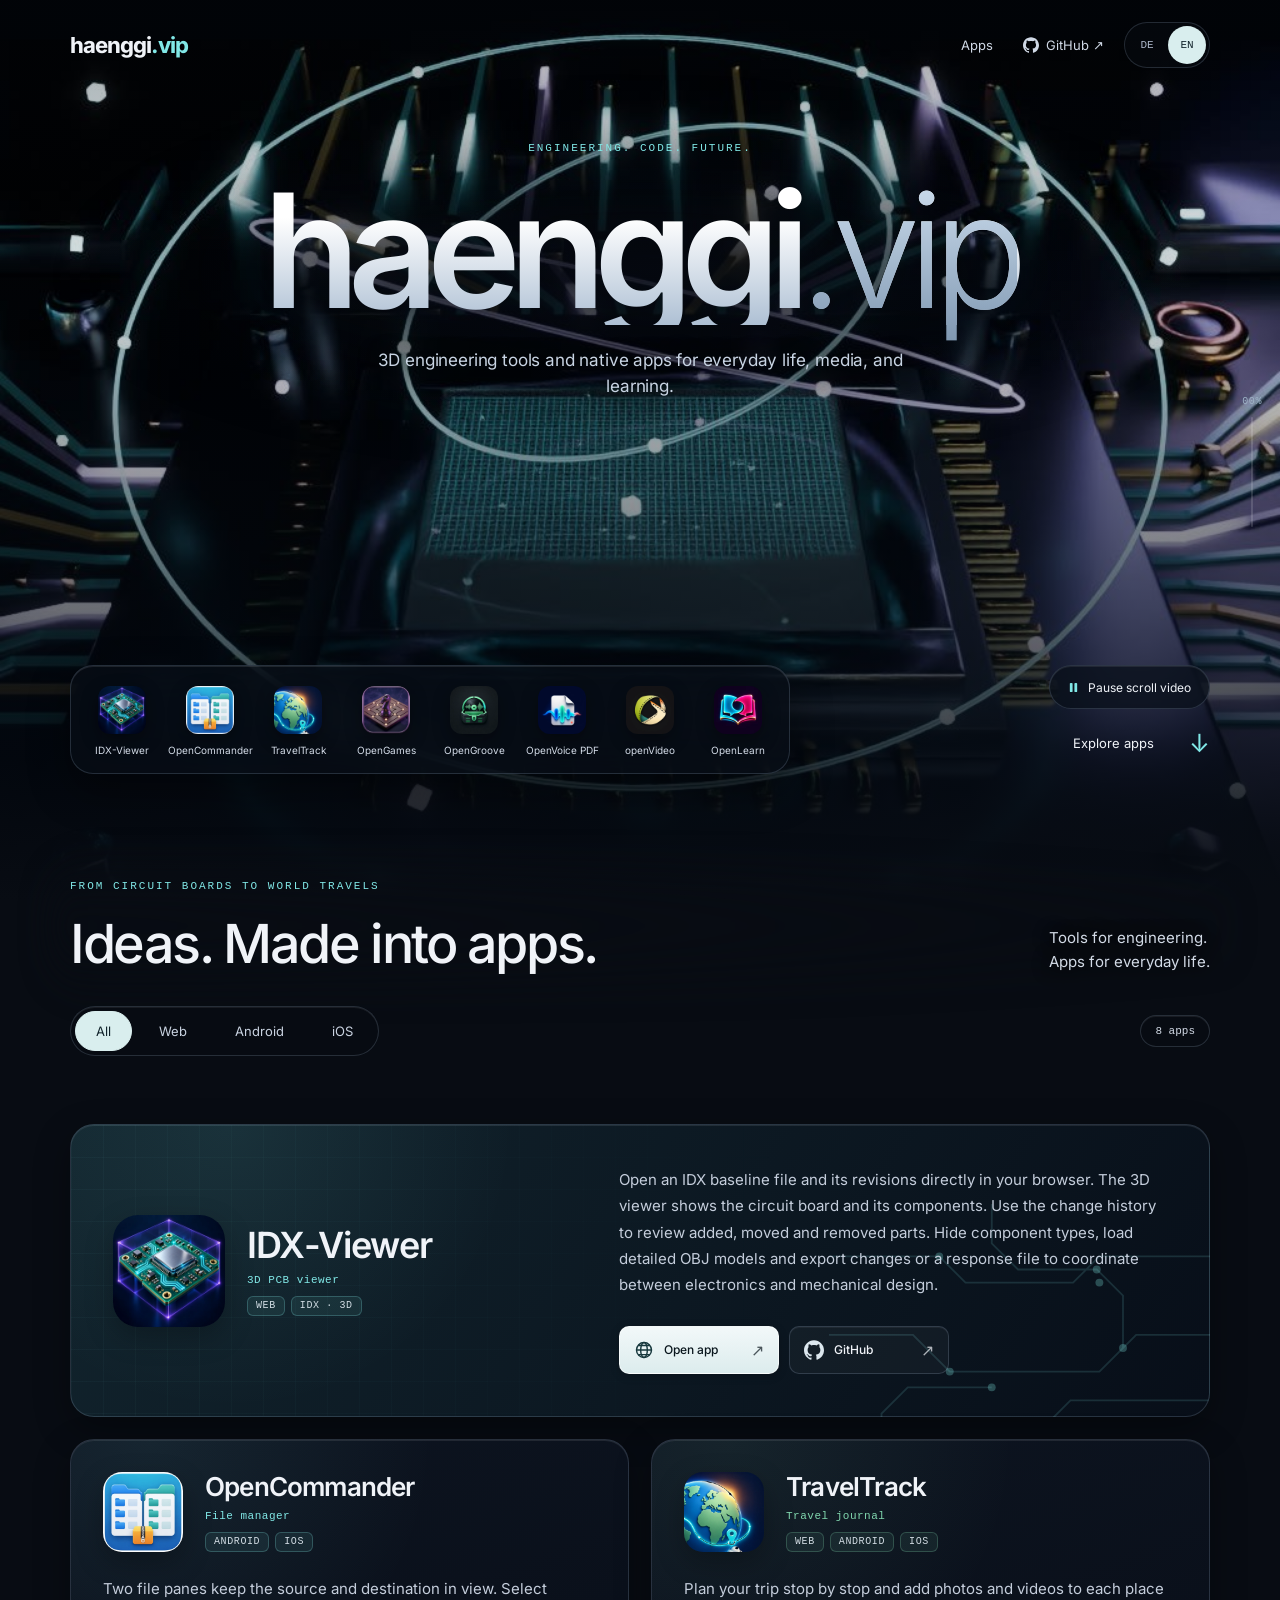
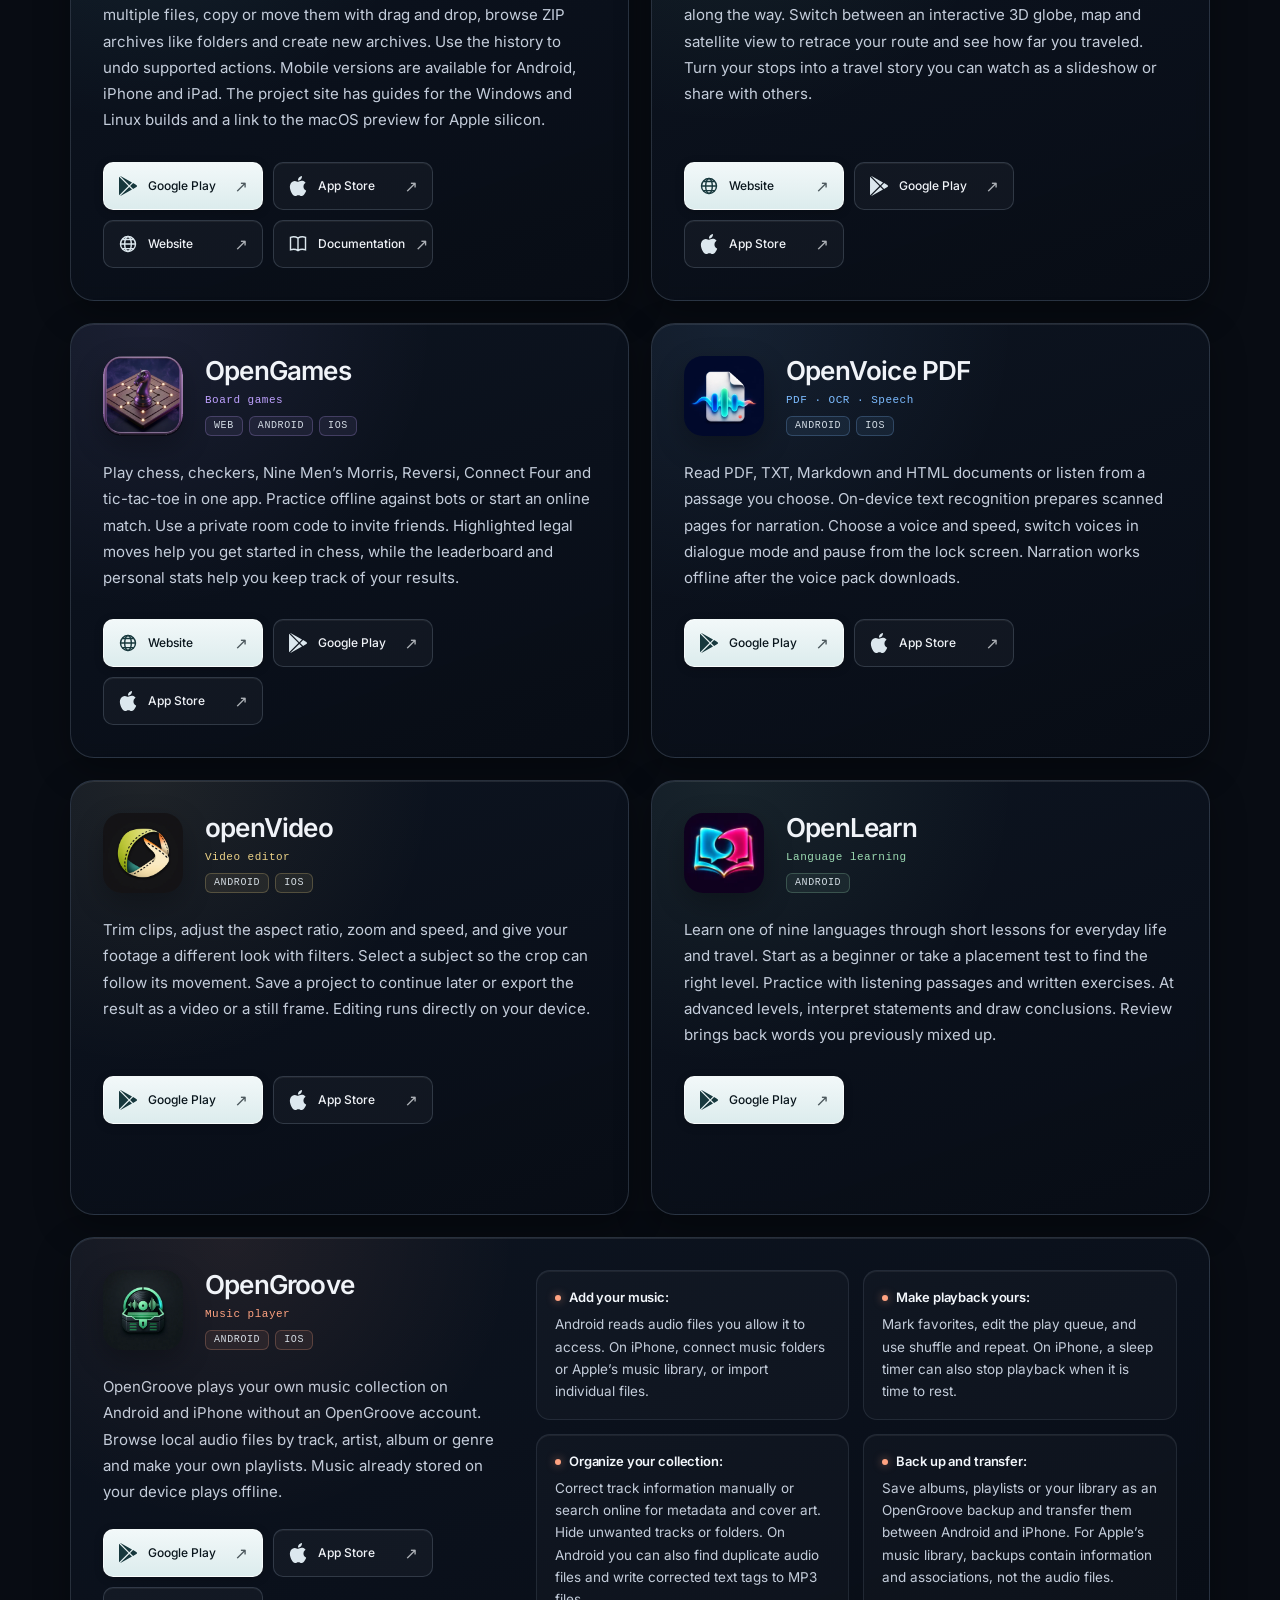
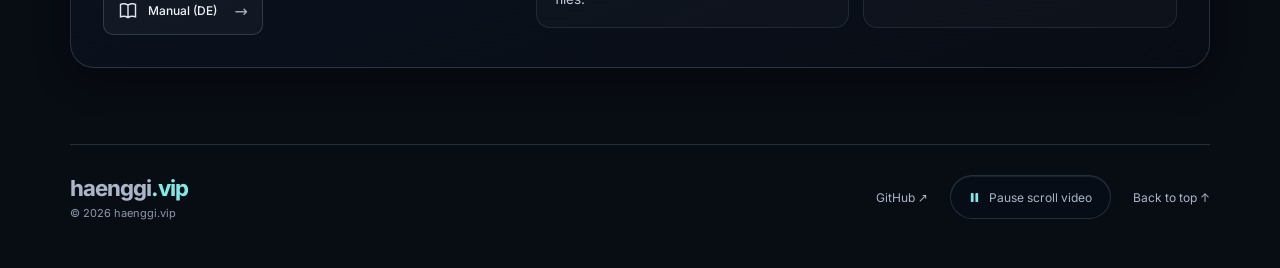
<file: en/index.html>
<!doctype html>
<html lang="en"><head><meta charset="utf-8"><meta name="viewport" content="width=device-width,initial-scale=1"><meta name="theme-color" content="#080c13"><title>haenggi.vip | Apps and PCB tools</title><meta name="description" content="Discover IDX-Viewer, OpenCommander, TravelTrack, OpenGames, OpenGroove, OpenVoice PDF, openVideo and OpenLearn: tools for engineering and everyday life."><meta property="og:title" content="haenggi.vip | Apps and PCB tools"><meta property="og:description" content="Discover IDX-Viewer, OpenCommander, TravelTrack, OpenGames, OpenGroove, OpenVoice PDF, openVideo and OpenLearn: tools for engineering and everyday life."><meta property="og:type" content="website"><link rel="canonical" href="https://haenggi.vip/en/"><link rel="icon" href="../assets/favicon.svg"><link rel="preload" href="../assets/fonts/inter-latin-wght.woff2" as="font" type="font/woff2" crossorigin><link rel="stylesheet" href="../styles.css?v=20261123-smooth"><script src="../language.js" defer></script><script src="../app.js?v=20261123-smooth" defer></script>
<link rel="alternate" hreflang="de" href="https://haenggi.vip/">
<link rel="alternate" hreflang="en" href="https://haenggi.vip/en/">
<link rel="alternate" hreflang="x-default" href="https://haenggi.vip/">
<meta name="robots" content="index,follow,max-image-preview:large">
<meta property="og:url" content="https://haenggi.vip/en/">
<meta property="og:site_name" content="haenggi.vip">
<meta property="og:locale" content="en_US">
<meta property="og:image" content="https://haenggi.vip/assets/hero-poster.jpg?v=digital-core-intra">
<meta property="og:image:width" content="1280">
<meta property="og:image:height" content="720">
<meta property="og:image:alt" content="Mechanical structure from the haenggi.vip background film">
<meta name="twitter:card" content="summary_large_image">
<script type="application/ld+json">
{
  "@context": "https://schema.org",
  "@graph": [
    {
      "@type": "WebSite",
      "@id": "https://haenggi.vip/#website",
      "url": "https://haenggi.vip/",
      "name": "haenggi.vip",
      "inLanguage": "en"
    },
    {
      "@type": "CollectionPage",
      "@id": "https://haenggi.vip/en/#page",
      "url": "https://haenggi.vip/en/",
      "name": "haenggi.vip | Apps and PCB tools",
      "description": "Discover IDX-Viewer, OpenCommander, TravelTrack, OpenGames, OpenGroove, OpenVoice PDF, openVideo and OpenLearn: tools for engineering and everyday life.",
      "inLanguage": "en",
      "isPartOf": {
        "@id": "https://haenggi.vip/#website"
      },
      "mainEntity": {
        "@type": "ItemList",
        "name": "Published apps and engineering tools",
        "numberOfItems": 8,
        "itemListElement": [
          {
            "@type": "ListItem",
            "position": 1,
            "item": {
              "@type": [
                "SoftwareApplication",
                "SoftwareSourceCode"
              ],
              "@id": "https://haenggi.vip/#idx-viewer",
              "name": "IDX-Viewer",
              "description": "Open an IDX baseline file and its revisions directly in your browser. The 3D viewer shows the circuit board and its components. Use the change history to review added, moved and removed parts. Hide component types, load detailed OBJ models and export changes or a response file to coordinate between electronics and mechanical design.",
              "url": "https://haenggi-vip.github.io/IDX-Viewer/",
              "applicationCategory": "DesignApplication",
              "image": "https://haenggi.vip/assets/icons/idx-viewer.webp",
              "sameAs": [
                "https://github.com/haenggi-vip/IDX-Viewer"
              ],
              "codeRepository": "https://github.com/haenggi-vip/IDX-Viewer"
            }
          },
          {
            "@type": "ListItem",
            "position": 2,
            "item": {
              "@type": "SoftwareApplication",
              "@id": "https://haenggi.vip/#opencommander",
              "name": "OpenCommander",
              "description": "Two file panes keep the source and destination in view. Select multiple files, copy or move them with drag and drop, browse ZIP archives like folders and create new archives. Use the history to undo supported actions. Mobile versions are available for Android, iPhone and iPad. The project site has guides for the Windows and Linux builds and a link to the macOS preview for Apple silicon.",
              "url": "https://opencommander.top/",
              "applicationCategory": "UtilitiesApplication",
              "image": "https://haenggi.vip/assets/icons/opencommander.webp",
              "sameAs": [
                "https://apps.apple.com/ch/app/opencommander/id6804432999"
              ],
              "installUrl": [
                "https://play.google.com/store/apps/details?id=com.opencommander",
                "https://apps.apple.com/ch/app/opencommander/id6804432999"
              ],
              "subjectOf": {
                "@type": "WebPage",
                "name": "OpenCommander documentation",
                "url": "https://opencommander.top/docs/"
              }
            }
          },
          {
            "@type": "ListItem",
            "position": 3,
            "item": {
              "@type": "SoftwareApplication",
              "@id": "https://haenggi.vip/#traveltrack",
              "name": "TravelTrack",
              "description": "Plan your trip stop by stop and add photos and videos to each place along the way. Switch between an interactive 3D globe, map and satellite view to retrace your route and see how far you traveled. Turn your stops into a travel story you can watch as a slideshow or share with others.",
              "url": "https://traveltrack.vip",
              "applicationCategory": "TravelApplication",
              "image": "https://haenggi.vip/assets/icons/traveltrack.webp",
              "sameAs": [
                "https://play.google.com/store/apps/details?id=vip.traveltrack.app",
                "https://apps.apple.com/ch/app/traveltrack/id6804429493"
              ],
              "installUrl": [
                "https://play.google.com/store/apps/details?id=vip.traveltrack.app",
                "https://apps.apple.com/ch/app/traveltrack/id6804429493"
              ]
            }
          },
          {
            "@type": "ListItem",
            "position": 4,
            "item": {
              "@type": "SoftwareApplication",
              "@id": "https://haenggi.vip/#opengames",
              "name": "OpenGames",
              "description": "Play chess, checkers, Nine Men’s Morris, Reversi, Connect Four and tic-tac-toe in one app. Practice offline against bots or start an online match. Use a private room code to invite friends. Highlighted legal moves help you get started in chess, while the leaderboard and personal stats help you keep track of your results.",
              "url": "https://opengames.vip",
              "applicationCategory": "GameApplication",
              "image": "https://haenggi.vip/assets/icons/opengames.webp",
              "sameAs": [
                "https://play.google.com/store/apps/details?id=vip.opengames.nativeapp",
                "https://apps.apple.com/ch/app/opengames/id6803944966"
              ],
              "installUrl": [
                "https://play.google.com/store/apps/details?id=vip.opengames.nativeapp",
                "https://apps.apple.com/ch/app/opengames/id6803944966"
              ]
            }
          },
          {
            "@type": "ListItem",
            "position": 5,
            "item": {
              "@type": "SoftwareApplication",
              "@id": "https://haenggi.vip/#opengroove",
              "name": "OpenGroove",
              "description": "OpenGroove plays your own music collection on Android and iPhone without an OpenGroove account. Browse local audio files by track, artist, album or genre and make your own playlists. Music already stored on your device plays offline.",
              "url": "https://play.google.com/store/apps/details?id=vip.haenggi.opengroove",
              "applicationCategory": "MultimediaApplication",
              "image": "https://haenggi.vip/assets/icons/opengroove.webp",
              "sameAs": [
                "https://apps.apple.com/ch/app/opengroove/id6804463846"
              ],
              "installUrl": [
                "https://play.google.com/store/apps/details?id=vip.haenggi.opengroove",
                "https://apps.apple.com/ch/app/opengroove/id6804463846"
              ]
            }
          },
          {
            "@type": "ListItem",
            "position": 6,
            "item": {
              "@type": "SoftwareApplication",
              "@id": "https://haenggi.vip/#openvoicepdf",
              "name": "OpenVoice PDF",
              "description": "Read PDF, TXT, Markdown and HTML documents or listen from a passage you choose. On-device text recognition prepares scanned pages for narration. Choose a voice and speed, switch voices in dialogue mode and pause from the lock screen. Narration works offline after the voice pack downloads.",
              "url": "https://play.google.com/store/apps/details?id=com.openvoicepdf.app",
              "installUrl": [
                "https://play.google.com/store/apps/details?id=com.openvoicepdf.app",
                "https://apps.apple.com/ch/app/openvoicepdf/id6809222725"
              ],
              "operatingSystem": "Android, iOS",
              "applicationCategory": "BooksApplication",
              "image": "https://haenggi.vip/assets/icons/openvoicepdf.webp",
              "sameAs": [
                "https://play.google.com/store/apps/details?id=com.openvoicepdf.app",
                "https://apps.apple.com/ch/app/openvoicepdf/id6809222725"
              ]
            }
          },
          {
            "@type": "ListItem",
            "position": 7,
            "item": {
              "@type": "SoftwareApplication",
              "@id": "https://haenggi.vip/#openvideo",
              "name": "openVideo",
              "description": "Trim clips, adjust the aspect ratio, zoom and speed, and give your footage a different look with filters. Select a subject so the crop can follow its movement. Save a project to continue later or export the result as a video or a still frame. Editing runs directly on your device.",
              "url": "https://play.google.com/store/apps/details?id=com.openvideo.app",
              "installUrl": [
                "https://play.google.com/store/apps/details?id=com.openvideo.app",
                "https://apps.apple.com/ch/app/openvideo/id6810092391"
              ],
              "operatingSystem": "Android, iOS",
              "applicationCategory": "MultimediaApplication",
              "image": "https://haenggi.vip/assets/icons/openvideo.webp",
              "sameAs": [
                "https://play.google.com/store/apps/details?id=com.openvideo.app",
                "https://apps.apple.com/ch/app/openvideo/id6810092391"
              ]
            }
          },
          {
            "@type": "ListItem",
            "position": 8,
            "item": {
              "@type": "SoftwareApplication",
              "@id": "https://haenggi.vip/#openlearn",
              "name": "OpenLearn",
              "description": "Learn one of nine languages through short lessons for everyday life and travel. Start as a beginner or take a placement test to find the right level. Practice with listening passages and written exercises. At advanced levels, interpret statements and draw conclusions. Review brings back words you previously mixed up.",
              "url": "https://play.google.com/store/apps/details?id=vip.haenggi.openlearn",
              "installUrl": "https://play.google.com/store/apps/details?id=vip.haenggi.openlearn",
              "operatingSystem": "Android",
              "applicationCategory": "EducationalApplication",
              "image": "https://haenggi.vip/assets/icons/openlearn.webp"
            }
          }
        ]
      }
    }
  ]
}
</script>
</head>
<body><a class="skip-link" href="#apps">Skip to apps</a>
<header class="site-header"><a class="brand" href="#origin">haenggi<span>.vip</span></a><nav aria-label="Main navigation"><a href="#apps">Apps</a><a href="https://github.com/haenggi-vip" class="nav-github"><svg class="nav-icon" aria-hidden="true" focusable="false" fill="currentColor" role="img" viewBox="0 0 24 24" xmlns="http://www.w3.org/2000/svg"><path d="M12 .297c-6.63 0-12 5.373-12 12 0 5.303 3.438 9.8 8.205 11.385.6.113.82-.258.82-.577 0-.285-.01-1.04-.015-2.04-3.338.724-4.042-1.61-4.042-1.61C4.422 18.07 3.633 17.7 3.633 17.7c-1.087-.744.084-.729.084-.729 1.205.084 1.838 1.236 1.838 1.236 1.07 1.835 2.809 1.305 3.495.998.108-.776.417-1.305.76-1.605-2.665-.3-5.466-1.332-5.466-5.93 0-1.31.465-2.38 1.235-3.22-.135-.303-.54-1.523.105-3.176 0 0 1.005-.322 3.3 1.23.96-.267 1.98-.399 3-.405 1.02.006 2.04.138 3 .405 2.28-1.552 3.285-1.23 3.285-1.23.645 1.653.24 2.873.12 3.176.765.84 1.23 1.91 1.23 3.22 0 4.61-2.805 5.625-5.475 5.92.42.36.81 1.096.81 2.22 0 1.606-.015 2.896-.015 3.286 0 .315.21.69.825.57C20.565 22.092 24 17.592 24 12.297c0-6.627-5.373-12-12-12"/></svg><span>GitHub ↗</span></a></nav><div class="language-switch" role="group" aria-label="Language"><a href="../?lang=de" lang="de" hreflang="de">DE</a><a href="./?lang=en" lang="en" hreflang="en" aria-current="page">EN</a></div></header>
<div class="background" aria-hidden="true"><img class="media-poster" fetchpriority="high" src="../assets/hero-poster.jpg?v=digital-core-intra" alt="" width="1280" height="720"><video id="hero-video" data-scroll-src="../assets/hero-scroll.mp4?v=digital-core-intra" data-scroll-src-mobile="../assets/hero-scroll-mobile.mp4?v=digital-core-intra" muted playsinline preload="none" poster="../assets/hero-poster.jpg?v=digital-core-intra"></video></div>
<aside class="scroll-hud" aria-label="Scroll progress"><span><span id="scroll-value">00</span>%</span><div class="progress-track"><i id="progress-fill"></i></div></aside>
<main><section id="origin" class="hero"><div class="hero-shell"><div class="hero-heading"><p class="eyebrow">ENGINEERING. CODE. FUTURE.</p><h1>haenggi<span>.vip</span></h1><p class="hero-subline">3D engineering tools and native apps for everyday life, media, and learning.</p></div><div class="hero-bottom"><button class="motion-button hero-motion" data-motion-toggle aria-pressed="false">Pause scroll video</button><nav class="app-dock" aria-label="Jump to an app"><a href="#idx-viewer" title="IDX-Viewer"><img src="../assets/icons/idx-viewer.webp" width="48" height="48" alt=""><span>IDX-Viewer</span></a><a href="#opencommander" title="OpenCommander"><img src="../assets/icons/opencommander.webp" width="48" height="48" alt=""><span>OpenCommander</span></a><a href="#traveltrack" title="TravelTrack"><img src="../assets/icons/traveltrack.webp" width="48" height="48" alt=""><span>TravelTrack</span></a><a href="#opengames" title="OpenGames"><img src="../assets/icons/opengames.webp" width="48" height="48" alt=""><span>OpenGames</span></a><a href="#opengroove" title="OpenGroove"><img src="../assets/icons/opengroove.webp" width="48" height="48" alt=""><span>OpenGroove</span></a><a href="#openvoicepdf" title="OpenVoice PDF"><img src="../assets/icons/openvoicepdf.webp" width="48" height="48" alt=""><span>OpenVoice PDF</span></a><a href="#openvideo" title="openVideo"><img src="../assets/icons/openvideo.webp" width="48" height="48" alt=""><span>openVideo</span></a><a href="#openlearn" title="OpenLearn"><img src="../assets/icons/openlearn.webp" width="48" height="48" alt=""><span>OpenLearn</span></a></nav><a class="scroll-cue" href="#apps"><span>Explore apps</span><span aria-hidden="true">↓</span></a></div></div></section>
<div id="apps" class="collection"><div class="collection-heading"><div><p class="eyebrow">FROM CIRCUIT BOARDS TO WORLD TRAVELS</p><h2>Ideas. Made into apps.</h2></div><p class="collection-note">Tools for engineering.<br>Apps for everyday life.</p></div>
<div class="filter-bar" hidden><div class="filters" role="group" aria-label="Filter apps by platform"><button data-filter="all" aria-pressed="true">All</button><button data-filter="web" aria-pressed="false">Web</button><button data-filter="android" aria-pressed="false">Android</button><button data-filter="ios" aria-pressed="false">iOS</button></div><span id="result-count" role="status">8 apps</span></div>
<section id="engineering" class="portfolio engineering" aria-label="PCB and engineering"><div class="cards">
<!-- Standardparts: bis zur Veröffentlichung ausgeblendet.
<article class="app-card" id="standardparts"><div class="app-identity"><img class="app-icon" src="../assets/icons/standardparts.webp" width="96" height="96" alt="" loading="lazy"><div><h3>Standardparts</h3><p class="category">CAD Teile</p></div></div><div class="card-info"><p class="app-description">CAD-Bauteile für die mechanische Konstruktion.</p></div></article>
-->
<article class="app-card" data-platforms="web" id="idx-viewer"><div class="app-identity"><img class="app-icon" src="../assets/icons/idx-viewer.webp" width="96" height="96" alt="" loading="lazy"><div><h3>IDX-Viewer</h3><p class="category">3D PCB viewer</p><div class="platform-tags" aria-hidden="true"><span>Web</span><span>IDX · 3D</span></div></div></div><div class="card-info"><p class="app-description">Open an IDX baseline file and its revisions directly in your browser. The 3D viewer shows the circuit board and its components. Use the change history to review added, moved and removed parts. Hide component types, load detailed OBJ models and export changes or a response file to coordinate between electronics and mechanical design.</p><div class="app-actions"><a class="app-link" href="https://haenggi-vip.github.io/IDX-Viewer/" aria-label="IDX-Viewer — open app"><svg class="button-icon" style="fill:none" aria-hidden="true" focusable="false" xmlns="http://www.w3.org/2000/svg" viewBox="0 0 24 24" fill="none" stroke="currentColor" stroke-width="1.7"><circle cx="12" cy="12" r="9"/><ellipse cx="12" cy="12" rx="4" ry="9"/><path d="M3 12h18M5 6.5h14M5 17.5h14"/></svg><span class="button-label">Open app</span><span class="button-arrow" aria-hidden="true">↗</span></a><a class="store-link" href="https://github.com/haenggi-vip/IDX-Viewer" aria-label="IDX-Viewer on GitHub"><svg class="button-icon" aria-hidden="true" focusable="false" fill="currentColor" role="img" viewBox="0 0 24 24" xmlns="http://www.w3.org/2000/svg"><path d="M12 .297c-6.63 0-12 5.373-12 12 0 5.303 3.438 9.8 8.205 11.385.6.113.82-.258.82-.577 0-.285-.01-1.04-.015-2.04-3.338.724-4.042-1.61-4.042-1.61C4.422 18.07 3.633 17.7 3.633 17.7c-1.087-.744.084-.729.084-.729 1.205.084 1.838 1.236 1.838 1.236 1.07 1.835 2.809 1.305 3.495.998.108-.776.417-1.305.76-1.605-2.665-.3-5.466-1.332-5.466-5.93 0-1.31.465-2.38 1.235-3.22-.135-.303-.54-1.523.105-3.176 0 0 1.005-.322 3.3 1.23.96-.267 1.98-.399 3-.405 1.02.006 2.04.138 3 .405 2.28-1.552 3.285-1.23 3.285-1.23.645 1.653.24 2.873.12 3.176.765.84 1.23 1.91 1.23 3.22 0 4.61-2.805 5.625-5.475 5.92.42.36.81 1.096.81 2.22 0 1.606-.015 2.896-.015 3.286 0 .315.21.69.825.57C20.565 22.092 24 17.592 24 12.297c0-6.627-5.373-12-12-12"/></svg><span class="button-label">GitHub</span><span class="button-arrow" aria-hidden="true">↗</span></a></div></div></article></div></section>
<section id="digital" class="portfolio digital" aria-label="Everyday apps"><div class="cards"><article class="app-card" data-platforms="android ios" id="opencommander"><div class="app-identity"><img class="app-icon" src="../assets/icons/opencommander.webp" width="96" height="96" alt="" loading="lazy"><div><h3>OpenCommander</h3><p class="category">File manager</p><div class="platform-tags" aria-hidden="true"><span>Android</span><span>iOS</span></div></div></div><div class="card-info"><p class="app-description">Two file panes keep the source and destination in view. Select multiple files, copy or move them with drag and drop, browse ZIP archives like folders and create new archives. Use the history to undo supported actions. Mobile versions are available for Android, iPhone and iPad. The project site has guides for the Windows and Linux builds and a link to the macOS preview for Apple silicon.</p><div class="app-actions"><a class="app-link" data-app="opencommander" href="https://play.google.com/store/apps/details?id=com.opencommander" aria-label="OpenCommander on Google Play"><svg class="button-icon" aria-hidden="true" focusable="false" fill="currentColor" role="img" viewBox="0 0 24 24" xmlns="http://www.w3.org/2000/svg"><path d="M22.018 13.298l-3.919 2.218-3.515-3.493 3.543-3.521 3.891 2.202a1.49 1.49 0 0 1 0 2.594zM1.337.924a1.486 1.486 0 0 0-.112.568v21.017c0 .217.045.419.124.6l11.155-11.087L1.337.924zm12.207 10.065l3.258-3.238L3.45.195a1.466 1.466 0 0 0-.946-.179l11.04 10.973zm0 2.067l-11 10.933c.298.036.612-.016.906-.183l13.324-7.54-3.23-3.21z"/></svg><span class="button-label">Google Play</span><span class="button-arrow" aria-hidden="true">↗</span></a><a class="store-link" href="https://apps.apple.com/ch/app/opencommander/id6804432999" aria-label="OpenCommander on the App Store"><svg class="button-icon" aria-hidden="true" focusable="false" fill="currentColor" role="img" viewBox="0 0 24 24" xmlns="http://www.w3.org/2000/svg"><path d="M12.152 6.896c-.948 0-2.415-1.078-3.96-1.04-2.04.027-3.91 1.183-4.961 3.014-2.117 3.675-.546 9.103 1.519 12.09 1.013 1.454 2.208 3.09 3.792 3.039 1.52-.065 2.09-.987 3.935-.987 1.831 0 2.35.987 3.96.948 1.637-.026 2.676-1.48 3.676-2.948 1.156-1.688 1.636-3.325 1.662-3.415-.039-.013-3.182-1.221-3.22-4.857-.026-3.04 2.48-4.494 2.597-4.559-1.429-2.09-3.623-2.324-4.39-2.376-2-.156-3.675 1.09-4.61 1.09zM15.53 3.83c.843-1.012 1.4-2.427 1.245-3.83-1.207.052-2.662.805-3.532 1.818-.78.896-1.454 2.338-1.273 3.714 1.338.104 2.715-.688 3.559-1.701"/></svg><span class="button-label">App Store</span><span class="button-arrow" aria-hidden="true">↗</span></a>
      <a class="store-link" href="https://opencommander.top/" aria-label="Open the OpenCommander website"><svg class="button-icon" style="fill:none" aria-hidden="true" focusable="false" xmlns="http://www.w3.org/2000/svg" viewBox="0 0 24 24" fill="none" stroke="currentColor" stroke-width="1.7"><circle cx="12" cy="12" r="9"/><ellipse cx="12" cy="12" rx="4" ry="9"/><path d="M3 12h18M5 6.5h14M5 17.5h14"/></svg><span class="button-label">Website</span><span class="button-arrow" aria-hidden="true">↗</span></a>
      <a class="store-link" href="https://opencommander.top/docs/" aria-label="Read the OpenCommander documentation"><svg class="button-icon" style="fill:none" aria-hidden="true" focusable="false" viewBox="0 0 24 24" fill="none" stroke="currentColor" stroke-width="1.7"><path d="M12 5v15M3 4c3-1 6-1 9 1 3-2 6-2 9-1v15c-3-1-6-1-9 1-3-2-6-2-9-1Z"/></svg><span class="button-label">Documentation</span><span class="button-arrow" aria-hidden="true">↗</span></a>
    </div></div></article><article class="app-card" data-platforms="web android ios" id="traveltrack"><div class="app-identity"><img class="app-icon" src="../assets/icons/traveltrack.webp" width="96" height="96" alt="" loading="lazy"><div><h3>TravelTrack</h3><p class="category">Travel journal</p><div class="platform-tags" aria-hidden="true"><span>Web</span><span>Android</span><span>iOS</span></div></div></div><div class="card-info"><p class="app-description">Plan your trip stop by stop and add photos and videos to each place along the way. Switch between an interactive 3D globe, map and satellite view to retrace your route and see how far you traveled. Turn your stops into a travel story you can watch as a slideshow or share with others.</p><div class="app-actions"><a class="app-link" data-app="traveltrack" href="https://traveltrack.vip" aria-label="TravelTrack — open app"><svg class="button-icon" style="fill:none" aria-hidden="true" focusable="false" xmlns="http://www.w3.org/2000/svg" viewBox="0 0 24 24" fill="none" stroke="currentColor" stroke-width="1.7"><circle cx="12" cy="12" r="9"/><ellipse cx="12" cy="12" rx="4" ry="9"/><path d="M3 12h18M5 6.5h14M5 17.5h14"/></svg><span class="button-label">Website</span><span class="button-arrow" aria-hidden="true">↗</span></a><a class="store-link" href="https://play.google.com/store/apps/details?id=vip.traveltrack.app" aria-label="TravelTrack on Google Play"><svg class="button-icon" aria-hidden="true" focusable="false" fill="currentColor" role="img" viewBox="0 0 24 24" xmlns="http://www.w3.org/2000/svg"><path d="M22.018 13.298l-3.919 2.218-3.515-3.493 3.543-3.521 3.891 2.202a1.49 1.49 0 0 1 0 2.594zM1.337.924a1.486 1.486 0 0 0-.112.568v21.017c0 .217.045.419.124.6l11.155-11.087L1.337.924zm12.207 10.065l3.258-3.238L3.45.195a1.466 1.466 0 0 0-.946-.179l11.04 10.973zm0 2.067l-11 10.933c.298.036.612-.016.906-.183l13.324-7.54-3.23-3.21z"/></svg><span class="button-label">Google Play</span><span class="button-arrow" aria-hidden="true">↗</span></a><a class="store-link" href="https://apps.apple.com/ch/app/traveltrack/id6804429493" aria-label="TravelTrack on the App Store"><svg class="button-icon" aria-hidden="true" focusable="false" fill="currentColor" role="img" viewBox="0 0 24 24" xmlns="http://www.w3.org/2000/svg"><path d="M12.152 6.896c-.948 0-2.415-1.078-3.96-1.04-2.04.027-3.91 1.183-4.961 3.014-2.117 3.675-.546 9.103 1.519 12.09 1.013 1.454 2.208 3.09 3.792 3.039 1.52-.065 2.09-.987 3.935-.987 1.831 0 2.35.987 3.96.948 1.637-.026 2.676-1.48 3.676-2.948 1.156-1.688 1.636-3.325 1.662-3.415-.039-.013-3.182-1.221-3.22-4.857-.026-3.04 2.48-4.494 2.597-4.559-1.429-2.09-3.623-2.324-4.39-2.376-2-.156-3.675 1.09-4.61 1.09zM15.53 3.83c.843-1.012 1.4-2.427 1.245-3.83-1.207.052-2.662.805-3.532 1.818-.78.896-1.454 2.338-1.273 3.714 1.338.104 2.715-.688 3.559-1.701"/></svg><span class="button-label">App Store</span><span class="button-arrow" aria-hidden="true">↗</span></a></div></div></article><article class="app-card" data-platforms="web android ios" id="opengames"><div class="app-identity"><img class="app-icon" src="../assets/icons/opengames.webp" width="96" height="96" alt="" loading="lazy"><div><h3>OpenGames</h3><p class="category">Board games</p><div class="platform-tags" aria-hidden="true"><span>Web</span><span>Android</span><span>iOS</span></div></div></div><div class="card-info"><p class="app-description">Play chess, checkers, Nine Men’s Morris, Reversi, Connect Four and tic-tac-toe in one app. Practice offline against bots or start an online match. Use a private room code to invite friends. Highlighted legal moves help you get started in chess, while the leaderboard and personal stats help you keep track of your results.</p><div class="app-actions"><a class="app-link" data-app="opengames" href="https://opengames.vip" aria-label="OpenGames — open app"><svg class="button-icon" style="fill:none" aria-hidden="true" focusable="false" xmlns="http://www.w3.org/2000/svg" viewBox="0 0 24 24" fill="none" stroke="currentColor" stroke-width="1.7"><circle cx="12" cy="12" r="9"/><ellipse cx="12" cy="12" rx="4" ry="9"/><path d="M3 12h18M5 6.5h14M5 17.5h14"/></svg><span class="button-label">Website</span><span class="button-arrow" aria-hidden="true">↗</span></a><a class="store-link" href="https://play.google.com/store/apps/details?id=vip.opengames.nativeapp" aria-label="OpenGames on Google Play"><svg class="button-icon" aria-hidden="true" focusable="false" fill="currentColor" role="img" viewBox="0 0 24 24" xmlns="http://www.w3.org/2000/svg"><path d="M22.018 13.298l-3.919 2.218-3.515-3.493 3.543-3.521 3.891 2.202a1.49 1.49 0 0 1 0 2.594zM1.337.924a1.486 1.486 0 0 0-.112.568v21.017c0 .217.045.419.124.6l11.155-11.087L1.337.924zm12.207 10.065l3.258-3.238L3.45.195a1.466 1.466 0 0 0-.946-.179l11.04 10.973zm0 2.067l-11 10.933c.298.036.612-.016.906-.183l13.324-7.54-3.23-3.21z"/></svg><span class="button-label">Google Play</span><span class="button-arrow" aria-hidden="true">↗</span></a><a class="store-link" href="https://apps.apple.com/ch/app/opengames/id6803944966" aria-label="OpenGames on the App Store"><svg class="button-icon" aria-hidden="true" focusable="false" fill="currentColor" role="img" viewBox="0 0 24 24" xmlns="http://www.w3.org/2000/svg"><path d="M12.152 6.896c-.948 0-2.415-1.078-3.96-1.04-2.04.027-3.91 1.183-4.961 3.014-2.117 3.675-.546 9.103 1.519 12.09 1.013 1.454 2.208 3.09 3.792 3.039 1.52-.065 2.09-.987 3.935-.987 1.831 0 2.35.987 3.96.948 1.637-.026 2.676-1.48 3.676-2.948 1.156-1.688 1.636-3.325 1.662-3.415-.039-.013-3.182-1.221-3.22-4.857-.026-3.04 2.48-4.494 2.597-4.559-1.429-2.09-3.623-2.324-4.39-2.376-2-.156-3.675 1.09-4.61 1.09zM15.53 3.83c.843-1.012 1.4-2.427 1.245-3.83-1.207.052-2.662.805-3.532 1.818-.78.896-1.454 2.338-1.273 3.714 1.338.104 2.715-.688 3.559-1.701"/></svg><span class="button-label">App Store</span><span class="button-arrow" aria-hidden="true">↗</span></a></div></div></article><article class="app-card" data-platforms="android ios" id="openvoicepdf"><div class="app-identity"><img class="app-icon" src="../assets/icons/openvoicepdf.webp" width="96" height="96" alt="" loading="lazy"><div><h3>OpenVoice PDF</h3><p class="category">PDF · OCR · Speech</p><div class="platform-tags" aria-hidden="true"><span>Android</span><span>iOS</span></div></div></div><div class="card-info"><p class="app-description">Read PDF, TXT, Markdown and HTML documents or listen from a passage you choose. On-device text recognition prepares scanned pages for narration. Choose a voice and speed, switch voices in dialogue mode and pause from the lock screen. Narration works offline after the voice pack downloads.</p><div class="app-actions"><a class="app-link" href="https://play.google.com/store/apps/details?id=com.openvoicepdf.app" aria-label="OpenVoice PDF on Google Play"><svg class="button-icon" aria-hidden="true" focusable="false" fill="currentColor" role="img" viewBox="0 0 24 24" xmlns="http://www.w3.org/2000/svg"><path d="M22.018 13.298l-3.919 2.218-3.515-3.493 3.543-3.521 3.891 2.202a1.49 1.49 0 0 1 0 2.594zM1.337.924a1.486 1.486 0 0 0-.112.568v21.017c0 .217.045.419.124.6l11.155-11.087L1.337.924zm12.207 10.065l3.258-3.238L3.45.195a1.466 1.466 0 0 0-.946-.179l11.04 10.973zm0 2.067l-11 10.933c.298.036.612-.016.906-.183l13.324-7.54-3.23-3.21z"/></svg><span class="button-label">Google Play</span><span class="button-arrow" aria-hidden="true">↗</span></a><a class="store-link" href="https://apps.apple.com/ch/app/openvoicepdf/id6809222725" aria-label="OpenVoice PDF on the App Store"><svg class="button-icon" aria-hidden="true" focusable="false" fill="currentColor" role="img" viewBox="0 0 24 24" xmlns="http://www.w3.org/2000/svg"><path d="M12.152 6.896c-.948 0-2.415-1.078-3.96-1.04-2.04.027-3.91 1.183-4.961 3.014-2.117 3.675-.546 9.103 1.519 12.09 1.013 1.454 2.208 3.09 3.792 3.039 1.52-.065 2.09-.987 3.935-.987 1.831 0 2.35.987 3.96.948 1.637-.026 2.676-1.48 3.676-2.948 1.156-1.688 1.636-3.325 1.662-3.415-.039-.013-3.182-1.221-3.22-4.857-.026-3.04 2.48-4.494 2.597-4.559-1.429-2.09-3.623-2.324-4.39-2.376-2-.156-3.675 1.09-4.61 1.09zM15.53 3.83c.843-1.012 1.4-2.427 1.245-3.83-1.207.052-2.662.805-3.532 1.818-.78.896-1.454 2.338-1.273 3.714 1.338.104 2.715-.688 3.559-1.701"/></svg><span class="button-label">App Store</span><span class="button-arrow" aria-hidden="true">↗</span></a></div></div></article><article class="app-card" data-platforms="android ios" id="openvideo"><div class="app-identity"><img class="app-icon" src="../assets/icons/openvideo.webp" width="96" height="96" alt="" loading="lazy"><div><h3>openVideo</h3><p class="category">Video editor</p><div class="platform-tags" aria-hidden="true"><span>Android</span><span>iOS</span></div></div></div><div class="card-info"><p class="app-description">Trim clips, adjust the aspect ratio, zoom and speed, and give your footage a different look with filters. Select a subject so the crop can follow its movement. Save a project to continue later or export the result as a video or a still frame. Editing runs directly on your device.</p><div class="app-actions"><a class="app-link" href="https://play.google.com/store/apps/details?id=com.openvideo.app" aria-label="openVideo on Google Play"><svg class="button-icon" aria-hidden="true" focusable="false" fill="currentColor" role="img" viewBox="0 0 24 24" xmlns="http://www.w3.org/2000/svg"><path d="M22.018 13.298l-3.919 2.218-3.515-3.493 3.543-3.521 3.891 2.202a1.49 1.49 0 0 1 0 2.594zM1.337.924a1.486 1.486 0 0 0-.112.568v21.017c0 .217.045.419.124.6l11.155-11.087L1.337.924zm12.207 10.065l3.258-3.238L3.45.195a1.466 1.466 0 0 0-.946-.179l11.04 10.973zm0 2.067l-11 10.933c.298.036.612-.016.906-.183l13.324-7.54-3.23-3.21z"/></svg><span class="button-label">Google Play</span><span class="button-arrow" aria-hidden="true">↗</span></a><a class="store-link" href="https://apps.apple.com/ch/app/openvideo/id6810092391" aria-label="openVideo on the App Store"><svg class="button-icon" aria-hidden="true" focusable="false" fill="currentColor" role="img" viewBox="0 0 24 24" xmlns="http://www.w3.org/2000/svg"><path d="M12.152 6.896c-.948 0-2.415-1.078-3.96-1.04-2.04.027-3.91 1.183-4.961 3.014-2.117 3.675-.546 9.103 1.519 12.09 1.013 1.454 2.208 3.09 3.792 3.039 1.52-.065 2.09-.987 3.935-.987 1.831 0 2.35.987 3.96.948 1.637-.026 2.676-1.48 3.676-2.948 1.156-1.688 1.636-3.325 1.662-3.415-.039-.013-3.182-1.221-3.22-4.857-.026-3.04 2.48-4.494 2.597-4.559-1.429-2.09-3.623-2.324-4.39-2.376-2-.156-3.675 1.09-4.61 1.09zM15.53 3.83c.843-1.012 1.4-2.427 1.245-3.83-1.207.052-2.662.805-3.532 1.818-.78.896-1.454 2.338-1.273 3.714 1.338.104 2.715-.688 3.559-1.701"/></svg><span class="button-label">App Store</span><span class="button-arrow" aria-hidden="true">↗</span></a></div></div></article>
<article class="app-card" data-platforms="android" id="openlearn">
  <div class="app-identity"><img class="app-icon" src="../assets/icons/openlearn.webp" width="96" height="96" alt="" loading="lazy"><div><h3>OpenLearn</h3><p class="category">Language learning</p><div class="platform-tags" aria-hidden="true"><span>Android</span></div></div></div>
  <div class="card-info"><p class="app-description">Learn one of nine languages through short lessons for everyday life and travel. Start as a beginner or take a placement test to find the right level. Practice with listening passages and written exercises. At advanced levels, interpret statements and draw conclusions. Review brings back words you previously mixed up.</p><div class="app-actions"><a class="app-link" href="https://play.google.com/store/apps/details?id=vip.haenggi.openlearn" aria-label="OpenLearn on Google Play"><svg class="button-icon" aria-hidden="true" focusable="false" fill="currentColor" role="img" viewBox="0 0 24 24" xmlns="http://www.w3.org/2000/svg"><path d="M22.018 13.298l-3.919 2.218-3.515-3.493 3.543-3.521 3.891 2.202a1.49 1.49 0 0 1 0 2.594zM1.337.924a1.486 1.486 0 0 0-.112.568v21.017c0 .217.045.419.124.6l11.155-11.087L1.337.924zm12.207 10.065l3.258-3.238L3.45.195a1.466 1.466 0 0 0-.946-.179l11.04 10.973zm0 2.067l-11 10.933c.298.036.612-.016.906-.183l13.324-7.54-3.23-3.21z"/></svg><span class="button-label">Google Play</span><span class="button-arrow" aria-hidden="true">↗</span></a></div></div>
</article>
<article class="app-card" data-platforms="android ios" id="opengroove"><div class="app-identity"><img class="app-icon" src="../assets/icons/opengroove.webp" width="96" height="96" alt="" loading="lazy"><div><h3>OpenGroove</h3><p class="category">Music player</p><div class="platform-tags" aria-hidden="true"><span>Android</span><span>iOS</span></div></div></div><div class="card-info"><p class="app-description">OpenGroove plays your own music collection on Android and iPhone without an OpenGroove account. Browse local audio files by track, artist, album or genre and make your own playlists. Music already stored on your device plays offline.</p><ul class="app-details"><li><strong>Add your music:</strong> Android reads audio files you allow it to access. On iPhone, connect music folders or Apple’s music library, or import individual files.</li><li><strong>Make playback yours:</strong> Mark favorites, edit the play queue, and use shuffle and repeat. On iPhone, a sleep timer can also stop playback when it is time to rest.</li><li><strong>Organize your collection:</strong> Correct track information manually or search online for metadata and cover art. Hide unwanted tracks or folders. On Android you can also find duplicate audio files and write corrected text tags to MP3 files.</li><li><strong>Back up and transfer:</strong> Save albums, playlists or your library as an OpenGroove backup and transfer them between Android and iPhone. For Apple’s music library, backups contain information and associations, not the audio files.</li></ul><div class="app-actions"><a class="app-link" data-app="opengroove" href="https://play.google.com/store/apps/details?id=vip.haenggi.opengroove" aria-label="OpenGroove on Google Play"><svg class="button-icon" aria-hidden="true" focusable="false" fill="currentColor" role="img" viewBox="0 0 24 24" xmlns="http://www.w3.org/2000/svg"><path d="M22.018 13.298l-3.919 2.218-3.515-3.493 3.543-3.521 3.891 2.202a1.49 1.49 0 0 1 0 2.594zM1.337.924a1.486 1.486 0 0 0-.112.568v21.017c0 .217.045.419.124.6l11.155-11.087L1.337.924zm12.207 10.065l3.258-3.238L3.45.195a1.466 1.466 0 0 0-.946-.179l11.04 10.973zm0 2.067l-11 10.933c.298.036.612-.016.906-.183l13.324-7.54-3.23-3.21z"/></svg><span class="button-label">Google Play</span><span class="button-arrow" aria-hidden="true">↗</span></a><a class="store-link" href="https://apps.apple.com/ch/app/opengroove/id6804463846" aria-label="OpenGroove on the App Store"><svg class="button-icon" aria-hidden="true" focusable="false" fill="currentColor" role="img" viewBox="0 0 24 24" xmlns="http://www.w3.org/2000/svg"><path d="M12.152 6.896c-.948 0-2.415-1.078-3.96-1.04-2.04.027-3.91 1.183-4.961 3.014-2.117 3.675-.546 9.103 1.519 12.09 1.013 1.454 2.208 3.09 3.792 3.039 1.52-.065 2.09-.987 3.935-.987 1.831 0 2.35.987 3.96.948 1.637-.026 2.676-1.48 3.676-2.948 1.156-1.688 1.636-3.325 1.662-3.415-.039-.013-3.182-1.221-3.22-4.857-.026-3.04 2.48-4.494 2.597-4.559-1.429-2.09-3.623-2.324-4.39-2.376-2-.156-3.675 1.09-4.61 1.09zM15.53 3.83c.843-1.012 1.4-2.427 1.245-3.83-1.207.052-2.662.805-3.532 1.818-.78.896-1.454 2.338-1.273 3.714 1.338.104 2.715-.688 3.559-1.701"/></svg><span class="button-label">App Store</span><span class="button-arrow" aria-hidden="true">↗</span></a><a class="store-link" href="../opengroove/handbuch/" aria-label="Read the OpenGroove manual in German"><svg class="button-icon" style="fill:none" aria-hidden="true" focusable="false" viewBox="0 0 24 24" fill="none" stroke="currentColor" stroke-width="1.7"><path d="M12 5v15M3 4c3-1 6-1 9 1 3-2 6-2 9-1v15c-3-1-6-1-9 1-3-2-6-2-9-1Z"/></svg><span class="button-label">Manual (DE)</span><span class="button-arrow" aria-hidden="true">→</span></a></div></div></article>
</div></section></div>

</main><footer class="minimal-footer"><div class="footer-brand"><a class="brand" href="#origin">haenggi<span>.vip</span></a><small>© 2026 haenggi.vip</small></div><div class="footer-links"><a href="https://github.com/haenggi-vip">GitHub ↗</a><button id="motion-toggle" class="motion-button" aria-pressed="false">Reduce motion</button><a href="#origin">Back to top ↑</a></div></footer></body></html>
</file>
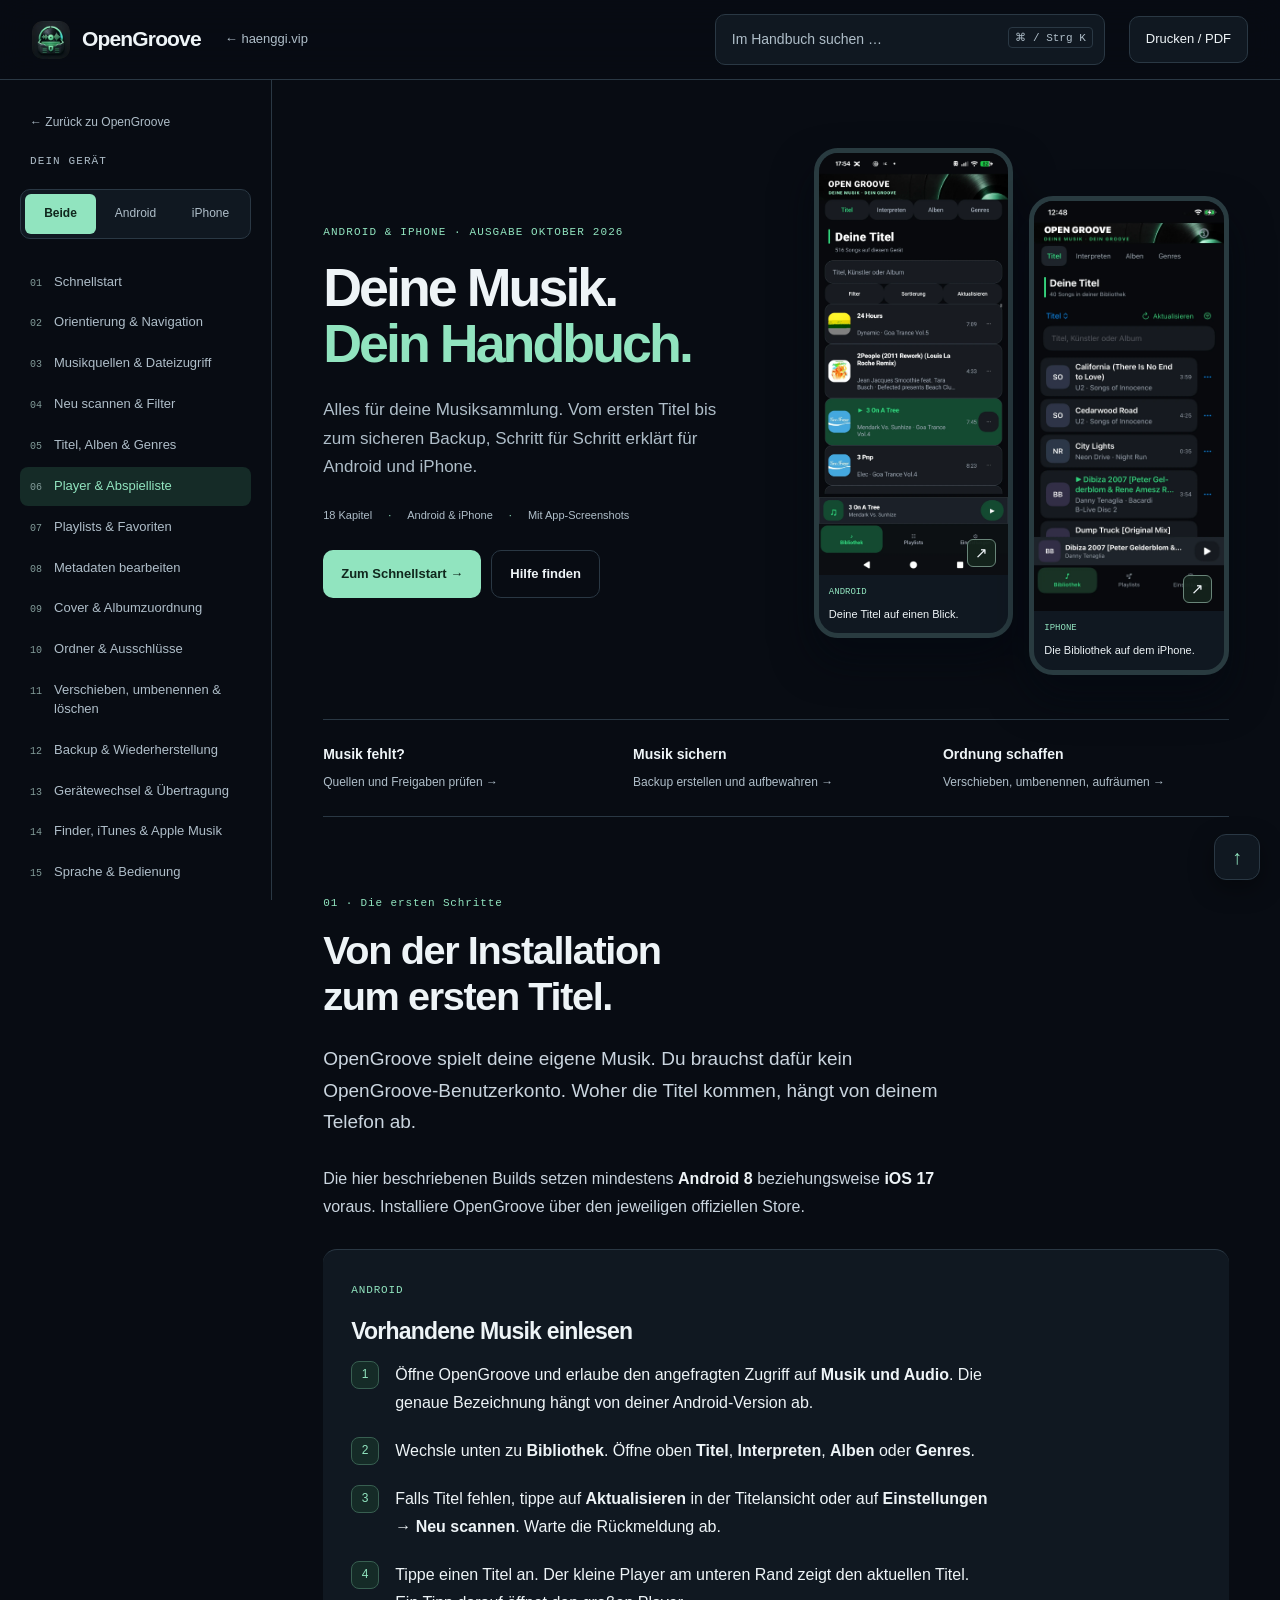
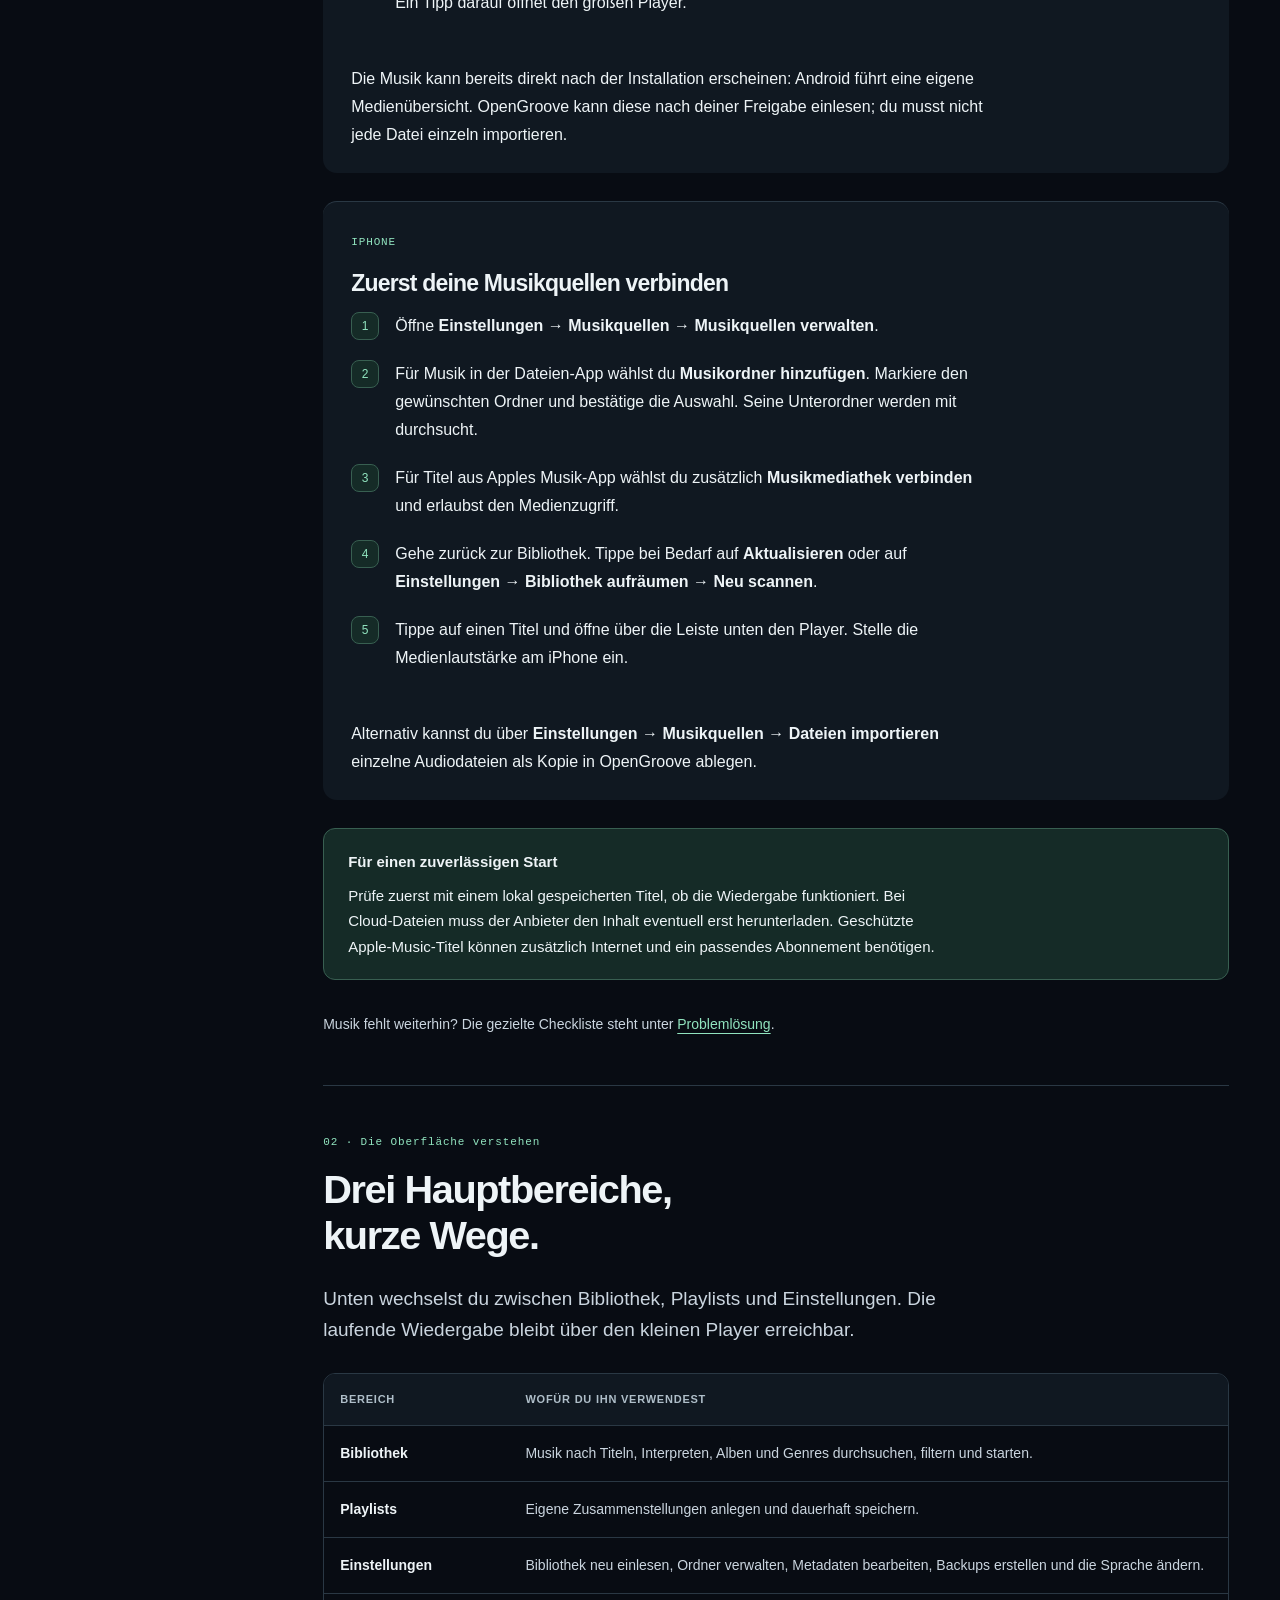
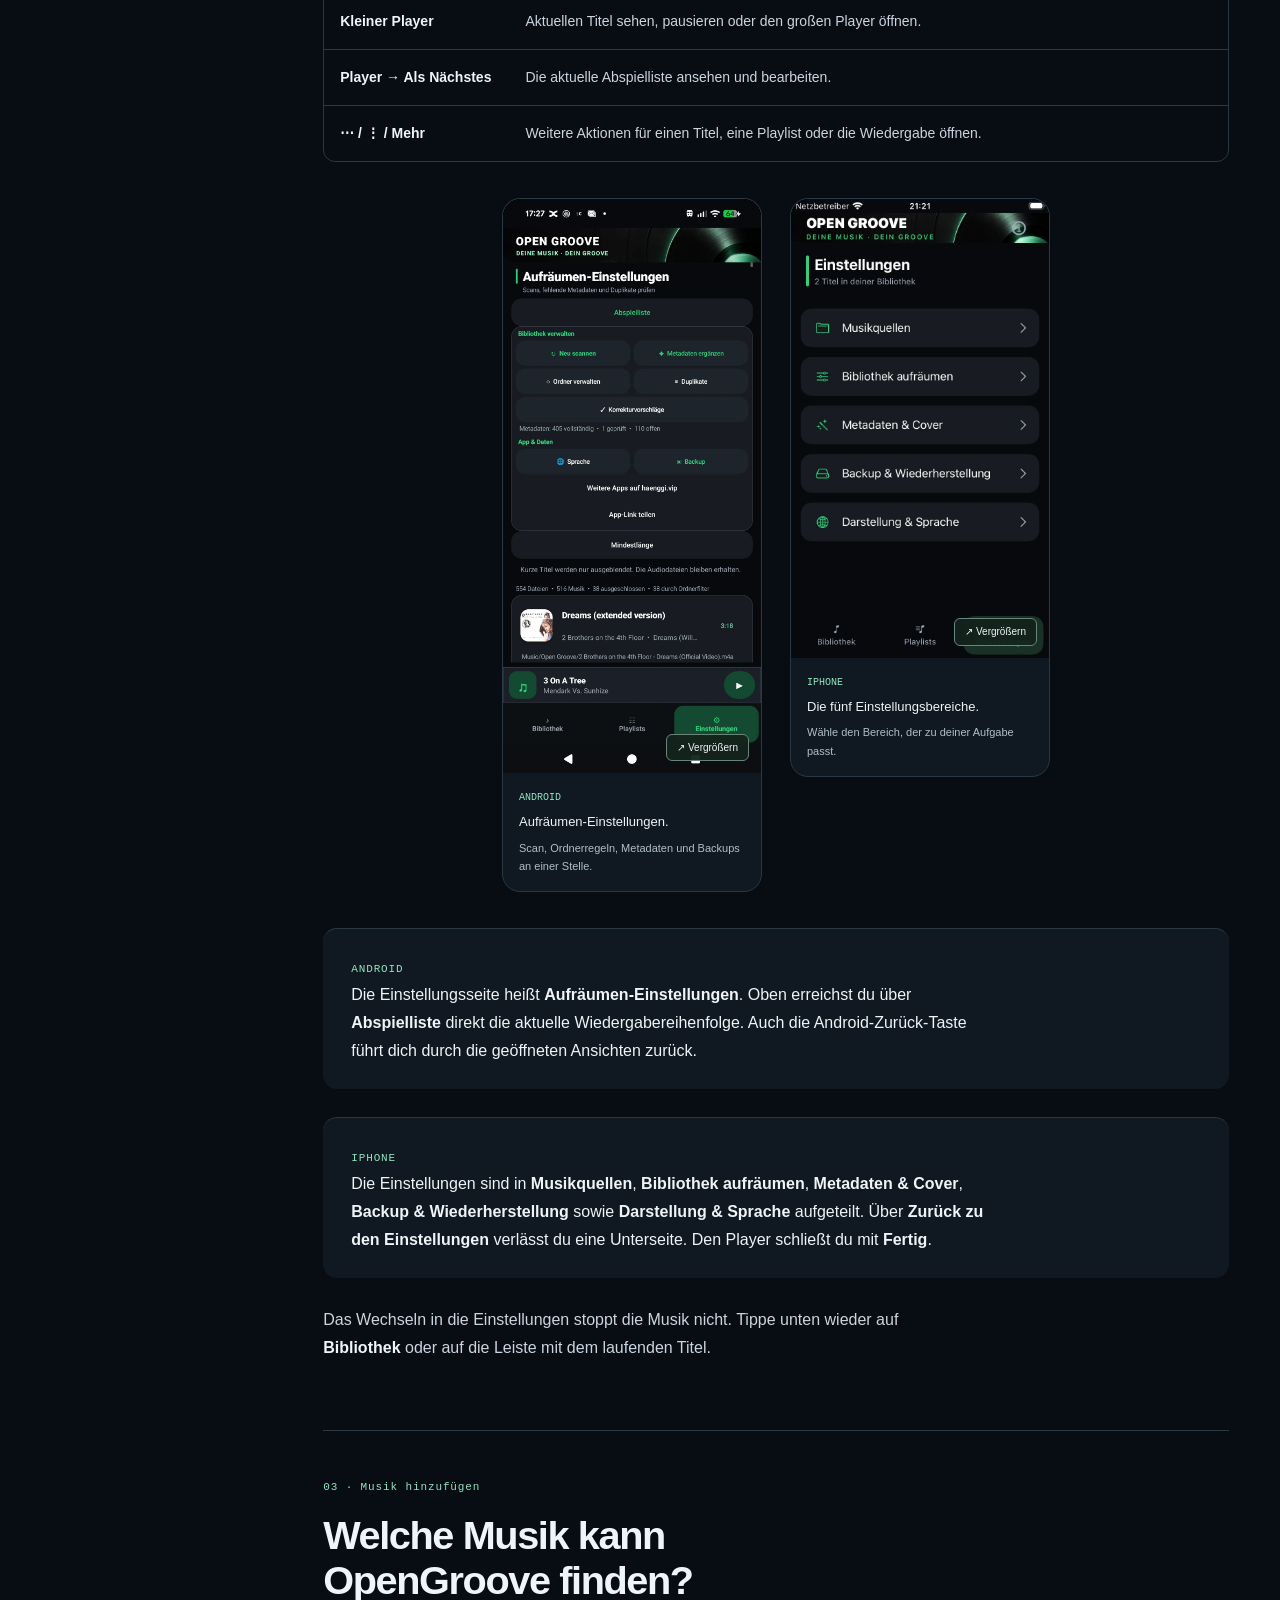
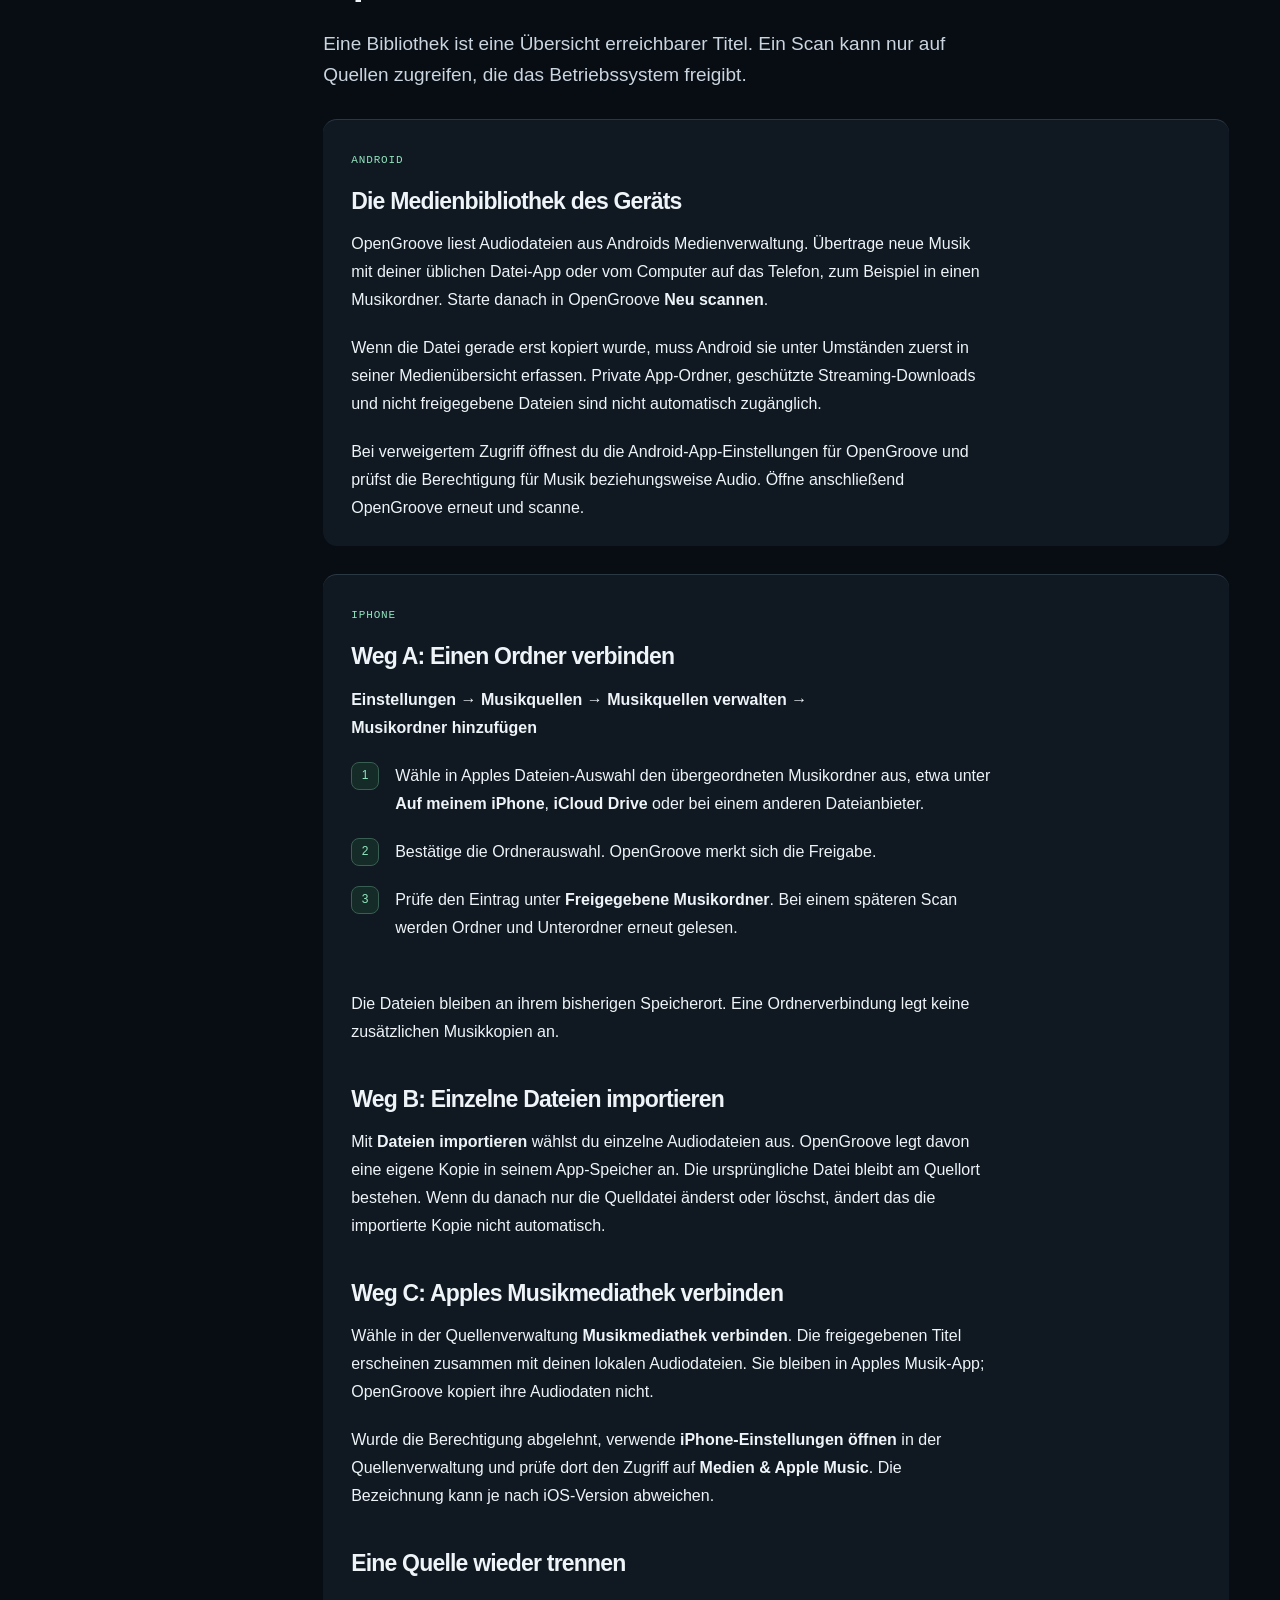
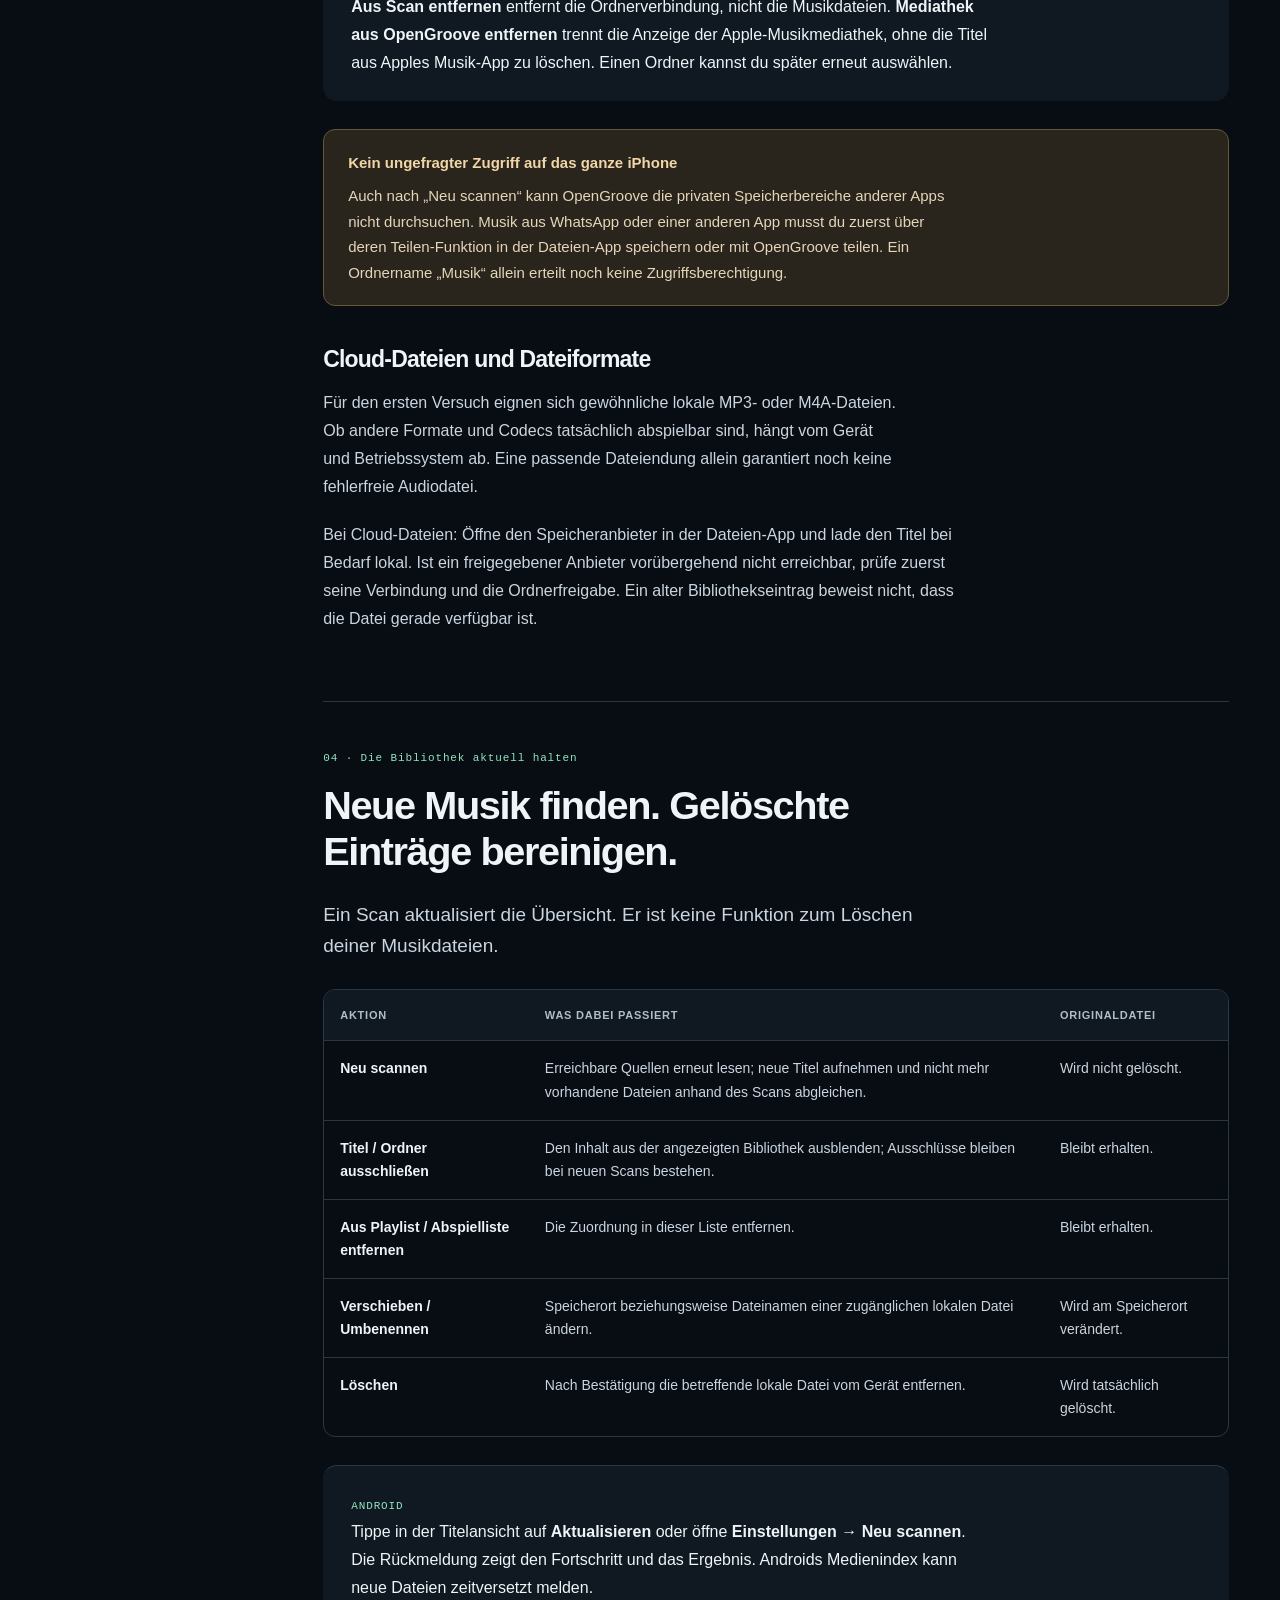
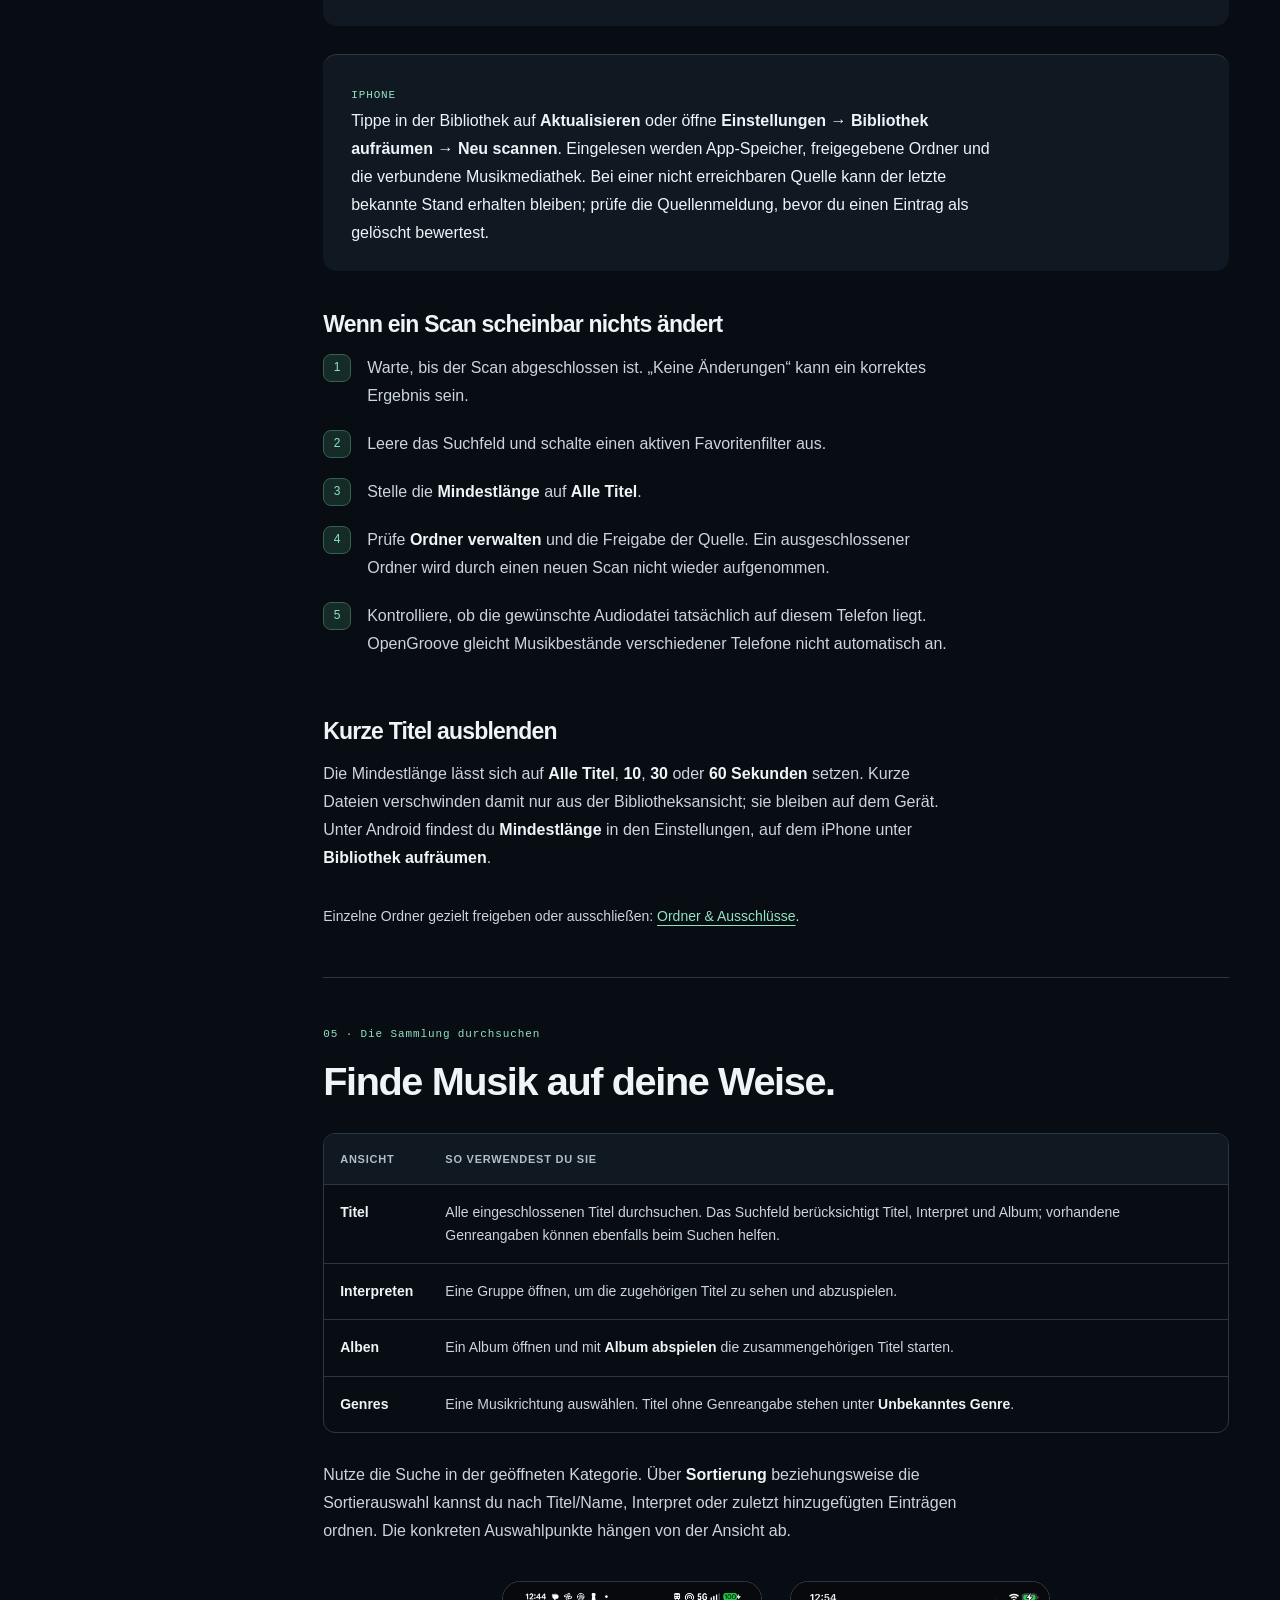
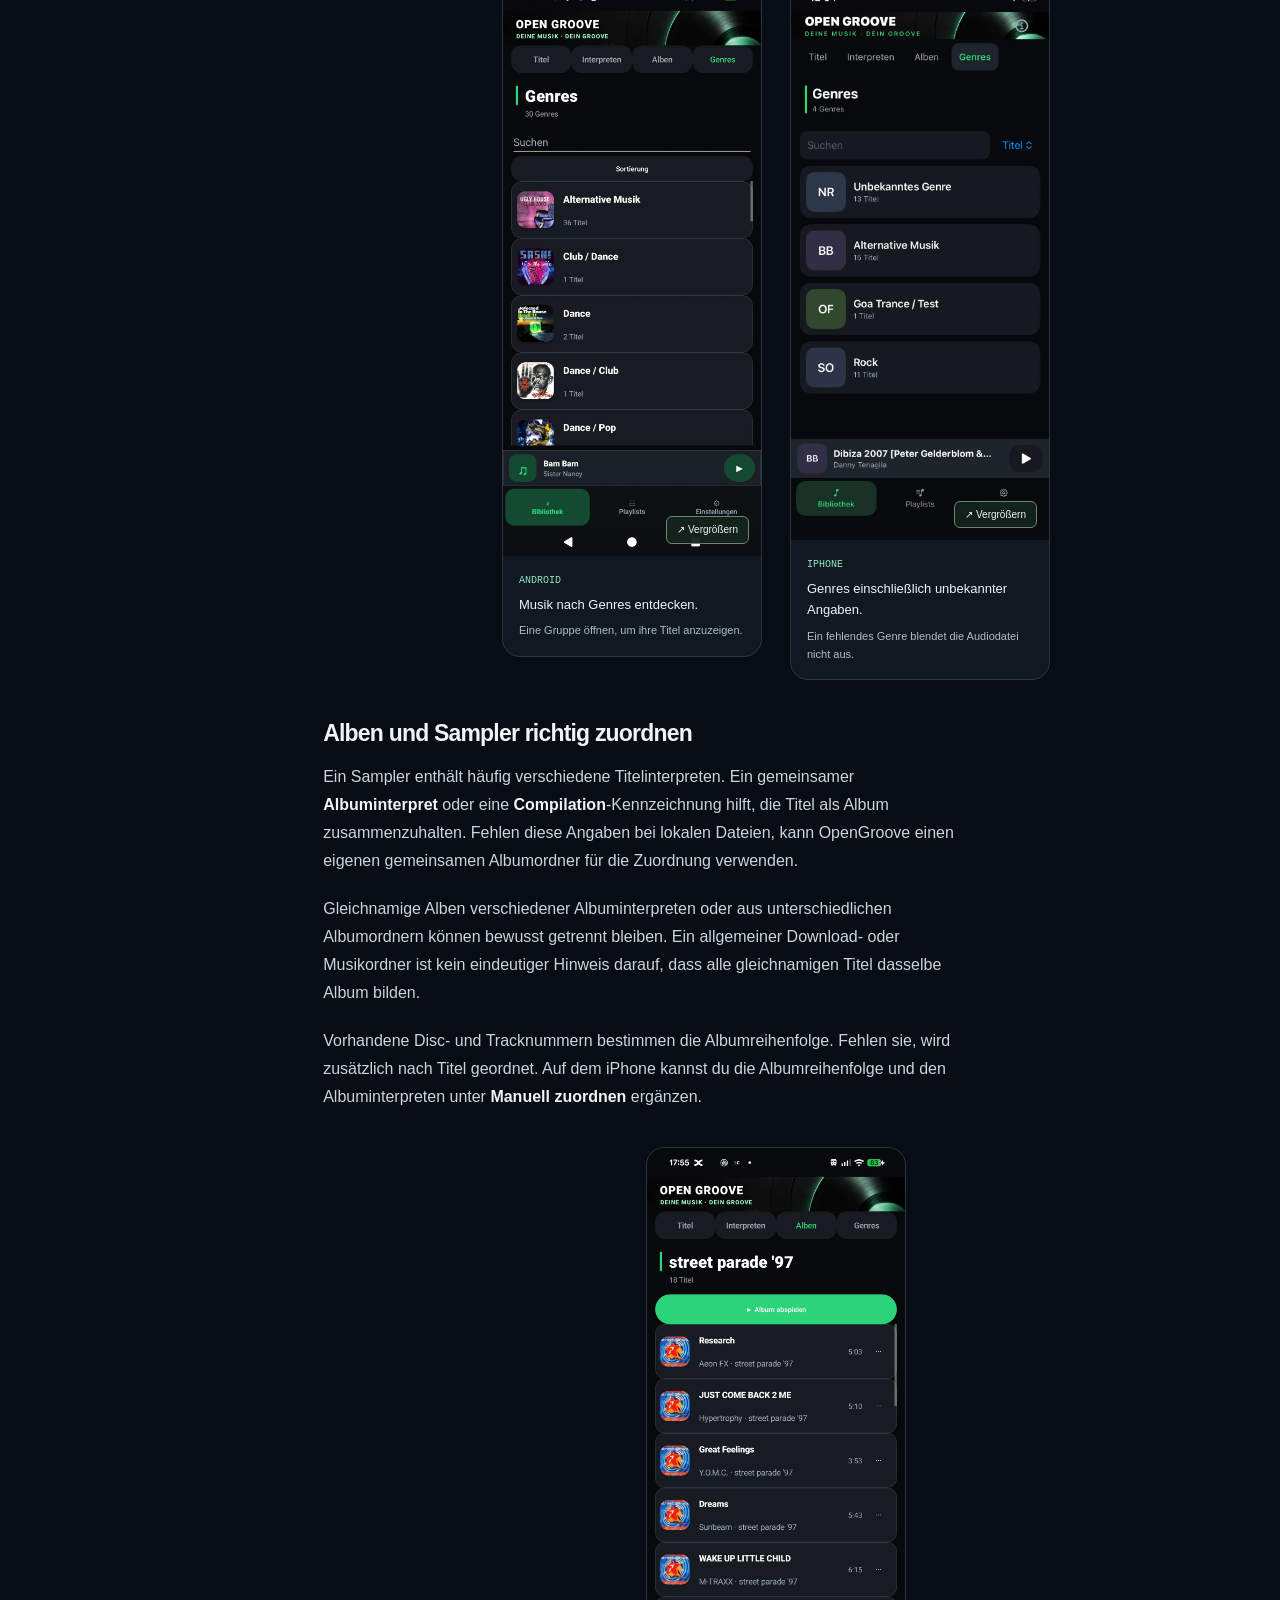
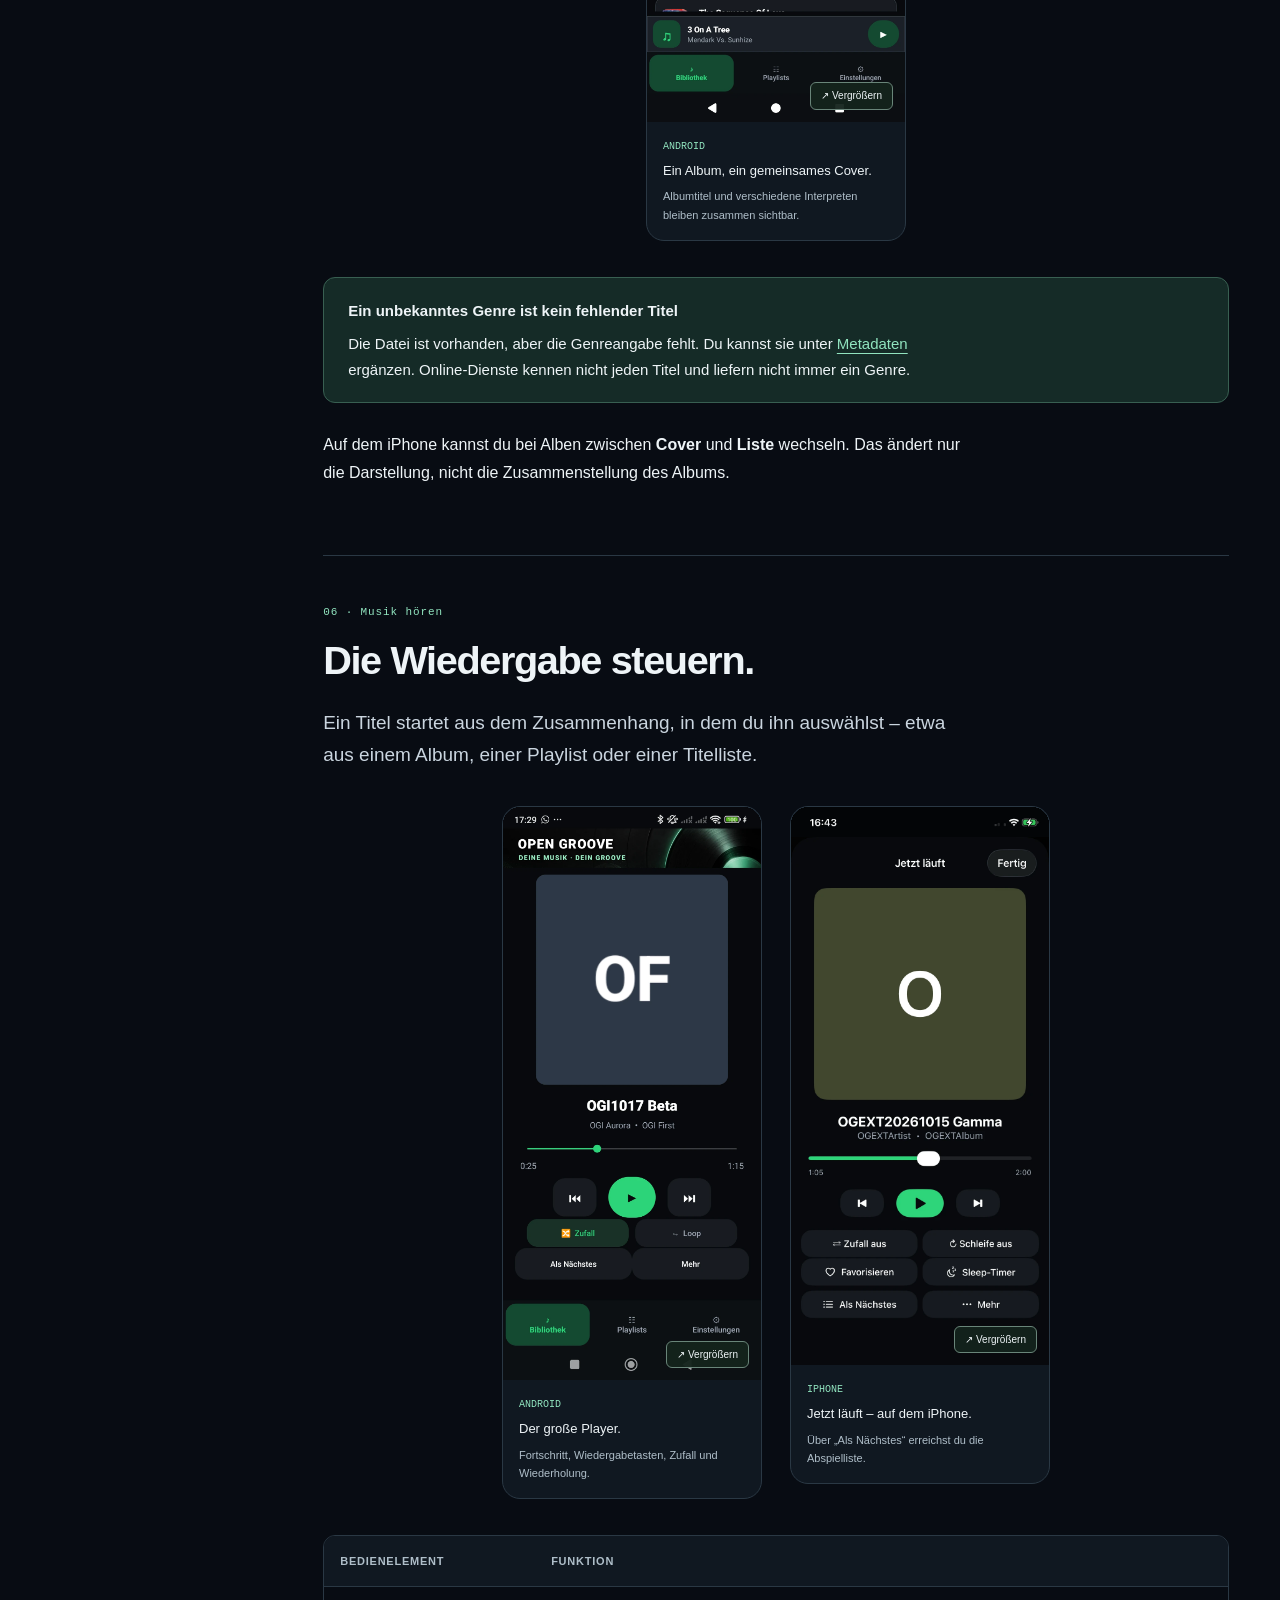
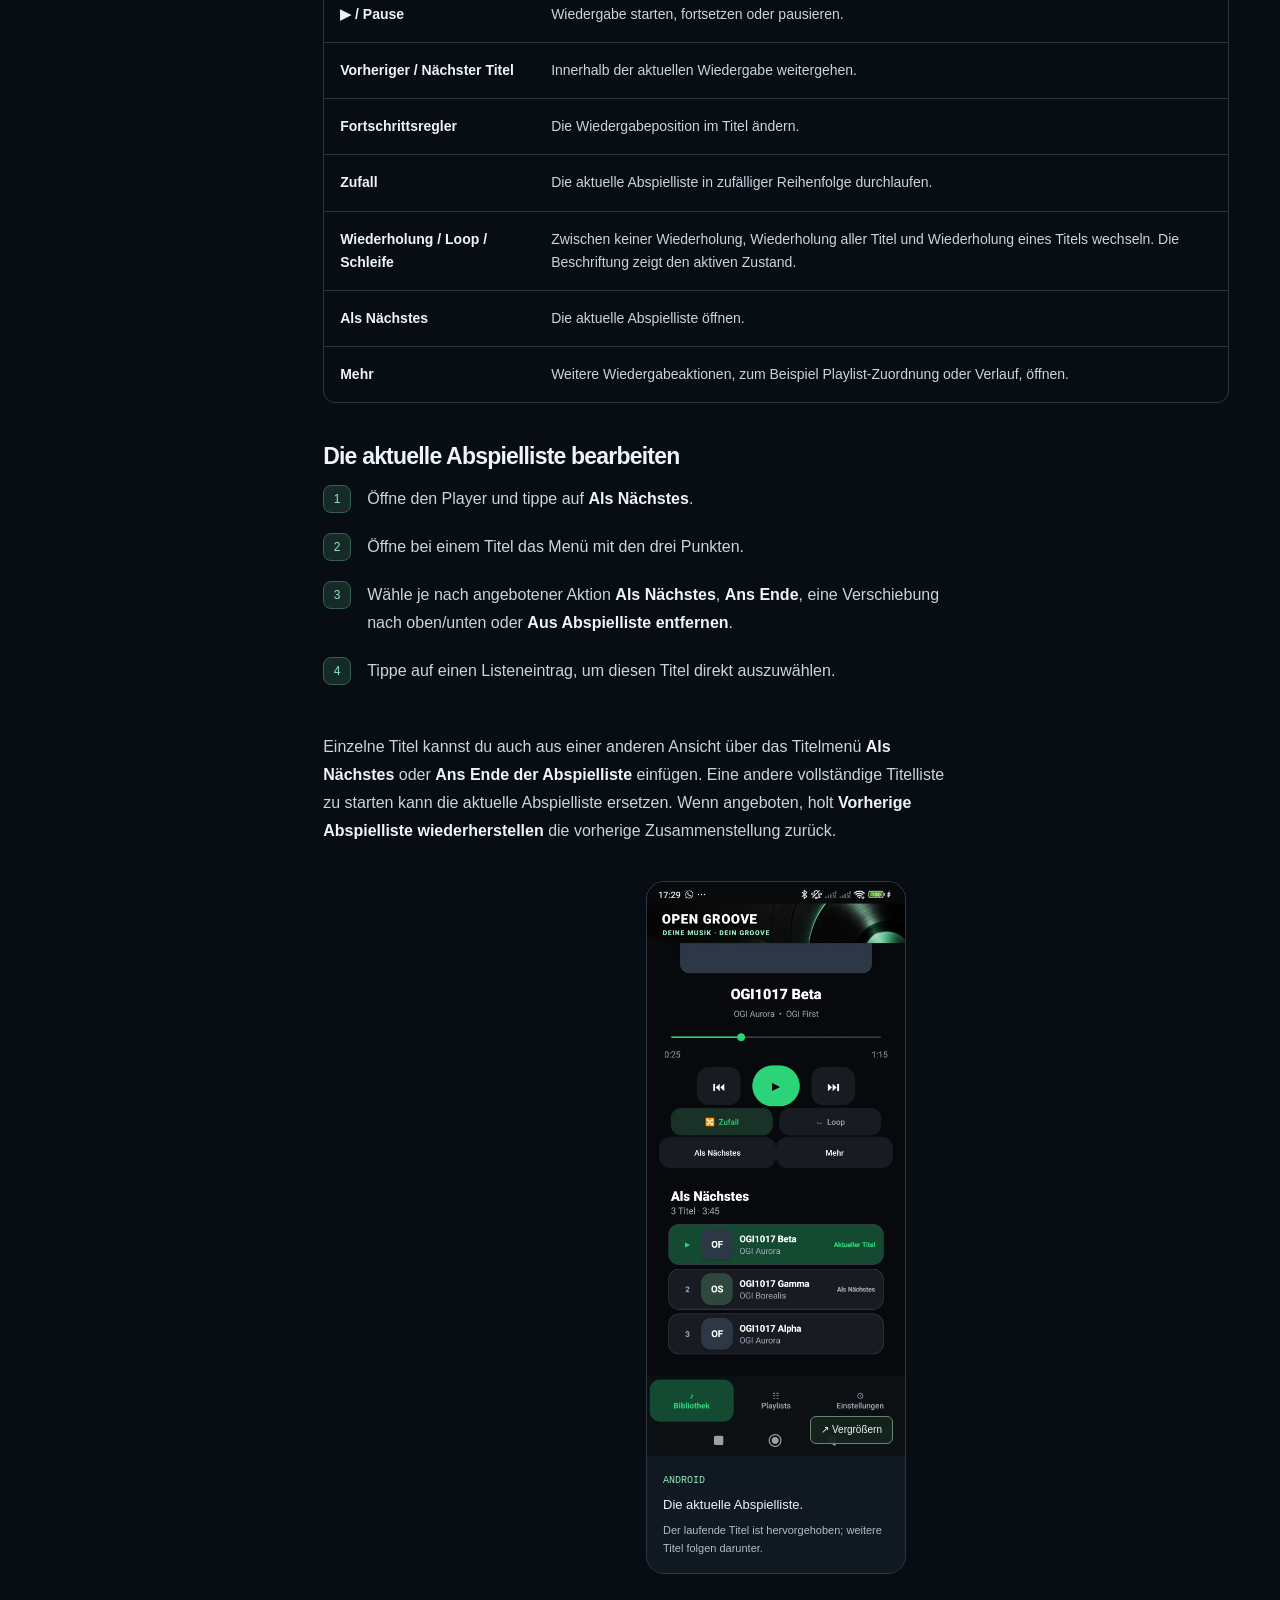
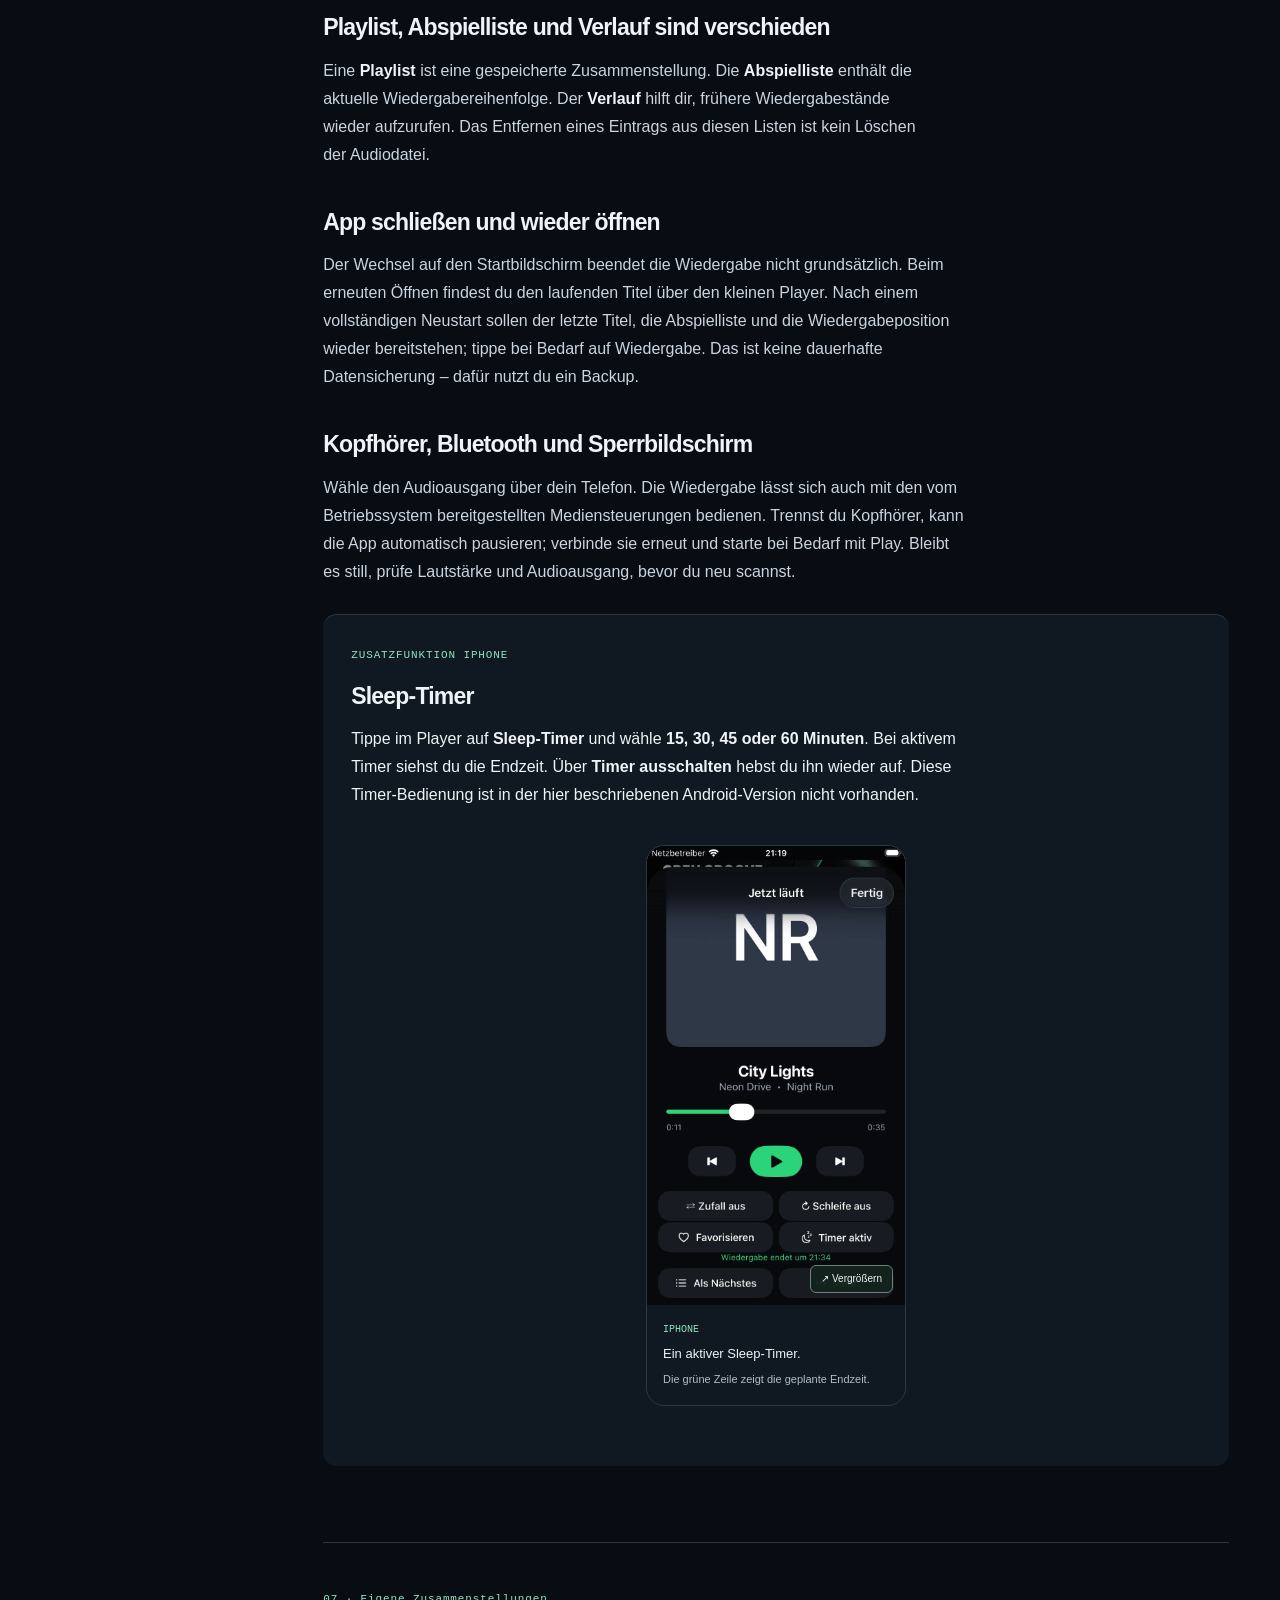
<file: opengroove/handbuch/index.html>
<!doctype html>
<html lang="de">
<head>
<meta charset="utf-8"><meta name="viewport" content="width=device-width,initial-scale=1">
<meta name="description" content="Das ausführliche OpenGroove-Benutzerhandbuch für Android und iPhone. Mit echten Screenshots, Schnellstart, Musikquellen, Scan, Playlists, Covern und Backups.">
<meta name="color-scheme" content="dark">
<title>OpenGroove | Handbuch für Android & iPhone</title>
<link rel="stylesheet" href="manual.css"><link rel="stylesheet" href="print.css" media="print">
<meta name="theme-color" content="#080c13">
<link rel="icon" href="images/app-00.webp">
<link rel="canonical" href="https://haenggi.vip/opengroove/handbuch/">
<meta property="og:title" content="OpenGroove: Deine Musik. Dein Handbuch.">
<meta property="og:description" content="Musik hinzufügen, Playlists gestalten, Cover ergänzen und Backups sichern. Das vollständige OpenGroove-Handbuch für Android und iPhone.">
<meta property="og:type" content="article"><meta property="og:locale" content="de_CH">
<meta property="og:url" content="https://haenggi.vip/opengroove/handbuch/">
<meta property="og:image" content="https://haenggi.vip/assets/icons/opengroove.webp">
<script type="application/ld+json">{"@context": "https://schema.org", "@type": "TechArticle", "headline": "OpenGroove: Benutzerhandbuch für Android und iPhone", "inLanguage": "de", "dateModified": "2026-10-25", "url": "https://haenggi.vip/opengroove/handbuch/", "about": {"@type": "SoftwareApplication", "name": "OpenGroove", "operatingSystem": "Android, iOS", "applicationCategory": "MultimediaApplication"}, "publisher": {"@type": "Organization", "name": "haenggi.vip", "url": "https://haenggi.vip/"}}</script></head>
<body>
<a class="skip" href="#inhalt">Zum Handbuch springen</a>
<header class="topbar"><button class="menu-btn" id="menu-toggle" aria-expanded="false" aria-controls="navigation" aria-label="Inhaltsverzeichnis öffnen">☰</button><a class="brand" href="#start"><img src="images/app-00.webp" alt="" width="38" height="38"><span>OpenGroove</span></a><a class="site-return" href="../../?lang=de#opengroove">← haenggi.vip</a><div class="search-wrap"><label class="sr-only" for="search" style="position:absolute;width:1px;height:1px;overflow:hidden;clip-path:inset(50%)">Im Handbuch suchen</label><input id="search" type="search" placeholder="Im Handbuch suchen …" autocomplete="off" spellcheck="false"><kbd>⌘ / Strg K</kbd></div><button class="plain-btn print-btn" id="print">Drucken / PDF</button></header>
<div class="progress" aria-hidden="true"></div><div class="mobile-shade" id="shade"></div>
<div class="shell"><aside class="sidebar" id="navigation" aria-label="Inhaltsverzeichnis"><a class="rail-return" href="../../?lang=de#opengroove">← Zurück zu OpenGroove</a><p class="eyebrow">Dein Gerät</p><div class="platform-select" role="group" aria-label="Anleitungen nach Gerät filtern"><button data-device="all" aria-pressed="true">Beide</button><button data-device="android" aria-pressed="false">Android</button><button data-device="ios" aria-pressed="false">iPhone</button></div><nav aria-label="Kapitel"><ol class="toc"><li><a href="#schnellstart"><span>01</span>Schnellstart</a></li><li><a href="#orientierung"><span>02</span>Orientierung &amp; Navigation</a></li><li><a href="#musikquellen"><span>03</span>Musikquellen &amp; Dateizugriff</a></li><li><a href="#scannen"><span>04</span>Neu scannen &amp; Filter</a></li><li><a href="#bibliothek"><span>05</span>Titel, Alben &amp; Genres</a></li><li><a href="#wiedergabe"><span>06</span>Player &amp; Abspielliste</a></li><li><a href="#playlists"><span>07</span>Playlists &amp; Favoriten</a></li><li><a href="#metadaten"><span>08</span>Metadaten bearbeiten</a></li><li><a href="#cover"><span>09</span>Cover &amp; Albumzuordnung</a></li><li><a href="#ausschluesse"><span>10</span>Ordner &amp; Ausschlüsse</a></li><li><a href="#dateien"><span>11</span>Verschieben, umbenennen &amp; löschen</a></li><li><a href="#backup"><span>12</span>Backup &amp; Wiederherstellung</a></li><li><a href="#geraetewechsel"><span>13</span>Gerätewechsel &amp; Übertragung</a></li><li><a href="#apple-musik"><span>14</span>Finder, iTunes &amp; Apple Musik</a></li><li><a href="#sprache"><span>15</span>Sprache &amp; Bedienung</a></li><li><a href="#probleme"><span>16</span>Probleme gezielt lösen</a></li><li><a href="#alltag"><span>17</span>Sicherer Alltag</a></li><li><a href="#begriffe"><span>18</span>Begriffe &amp; Hilfe</a></li></ol></nav><a class="offline-link" href="OpenGroove-Handbuch.zip" download>↓ Offline-Handbuch (.zip)</a><p class="rail-note">Stand 25. Oktober 2026<br>Android 1.8.6 · Build 22<br>iPhone 1.8.9 · Build 35<br><br>Als ZIP herunterladen und entpacken: Das Offline-Handbuch enthält alle Screenshots.</p></aside>
<main class="main" id="inhalt"><div id="start" class="hero"><div class="hero-copy"><p class="eyebrow">Android & iPhone · Ausgabe Oktober 2026</p><h1>Deine Musik.<br><em>Dein Handbuch.</em></h1><p>Alles für deine Musiksammlung. Vom ersten Titel bis zum sicheren Backup, Schritt für Schritt erklärt für Android und iPhone.</p><div class="hero-badges"><span>18 Kapitel</span><span>Android & iPhone</span><span>Mit App-Screenshots</span></div><div class="hero-actions"><a href="#schnellstart">Zum Schnellstart →</a><a href="#probleme">Hilfe finden</a></div></div><div class="hero-shots shot-grid"><figure class="shot" data-platform="android"><button type="button" aria-label="Android: Deine Titel auf einen Blick. – Screenshot vergrößern"><img src="images/app-01.webp" width="960" height="2137" loading="lazy" decoding="async" alt="Android: Deine Titel auf einen Blick."></button><figcaption><span class="shot-label">Android</span>Deine Titel auf einen Blick.<small>Suche, Filter, Kategorien und der kleine Player sind von hier erreichbar.</small></figcaption></figure><figure class="shot" data-platform="ios"><button type="button" aria-label="iPhone: Die Bibliothek auf dem iPhone. – Screenshot vergrößern"><img src="images/app-02.webp" width="828" height="1792" loading="lazy" decoding="async" alt="iPhone: Die Bibliothek auf dem iPhone."></button><figcaption><span class="shot-label">iPhone</span>Die Bibliothek auf dem iPhone.<small>Lokale Titel und freigegebene Mediathek-Titel können gemeinsam erscheinen.</small></figcaption></figure></div></div>
<div class="summary-strip"><a href="#musikquellen"><strong>Musik fehlt?</strong><small>Quellen und Freigaben prüfen →</small></a><a href="#backup"><strong>Musik sichern</strong><small>Backup erstellen und aufbewahren →</small></a><a href="#dateien"><strong>Ordnung schaffen</strong><small>Verschieben, umbenennen, aufräumen →</small></a></div>
<div class="search-status" id="search-status" role="status" aria-live="polite"></div><div class="no-results" id="no-results" hidden><h3>Kein passendes Kapitel gefunden</h3><p>Versuche einen kürzeren Begriff, zum Beispiel „Scan“, „Cover“, „WhatsApp“ oder „Playlist“.</p><button class="plain-btn" data-clear>Suche zurücksetzen</button></div>

<section class="chapter" id="schnellstart" data-title="Schnellstart"><div class="chapter-num">01 · Die ersten Schritte</div><h2>Von der Installation zum ersten Titel.</h2><p class="intro">OpenGroove spielt deine eigene Musik. Du brauchst dafür kein OpenGroove-Benutzerkonto. Woher die Titel kommen, hängt von deinem Telefon ab.</p>
<p>Die hier beschriebenen Builds setzen mindestens <strong>Android 8</strong> beziehungsweise <strong>iOS 17</strong> voraus. Installiere OpenGroove über den jeweiligen offiziellen Store.</p><div class="platform-block" data-platform="android"><span class="platform-label">Android</span><h3>Vorhandene Musik einlesen</h3><ol class="steps"><li><span class="step-num" aria-hidden="true">1</span>Öffne OpenGroove und erlaube den angefragten Zugriff auf <strong>Musik und Audio</strong>. Die genaue Bezeichnung hängt von deiner Android-Version ab.</li><li><span class="step-num" aria-hidden="true">2</span>Wechsle unten zu <strong>Bibliothek</strong>. Öffne oben <strong>Titel</strong>, <strong>Interpreten</strong>, <strong>Alben</strong> oder <strong>Genres</strong>.</li><li><span class="step-num" aria-hidden="true">3</span>Falls Titel fehlen, tippe auf <strong>Aktualisieren</strong> in der Titelansicht oder auf <strong>Einstellungen → Neu scannen</strong>. Warte die Rückmeldung ab.</li><li><span class="step-num" aria-hidden="true">4</span>Tippe einen Titel an. Der kleine Player am unteren Rand zeigt den aktuellen Titel. Ein Tipp darauf öffnet den großen Player.</li></ol><p>Die Musik kann bereits direkt nach der Installation erscheinen: Android führt eine eigene Medienübersicht. OpenGroove kann diese nach deiner Freigabe einlesen; du musst nicht jede Datei einzeln importieren.</p></div>
<div class="platform-block" data-platform="ios"><span class="platform-label ios">iPhone</span><h3>Zuerst deine Musikquellen verbinden</h3><ol class="steps"><li><span class="step-num" aria-hidden="true">1</span>Öffne <strong>Einstellungen → Musikquellen → Musikquellen verwalten</strong>.</li><li><span class="step-num" aria-hidden="true">2</span>Für Musik in der Dateien-App wählst du <strong>Musikordner hinzufügen</strong>. Markiere den gewünschten Ordner und bestätige die Auswahl. Seine Unterordner werden mit durchsucht.</li><li><span class="step-num" aria-hidden="true">3</span>Für Titel aus Apples Musik-App wählst du zusätzlich <strong>Musikmediathek verbinden</strong> und erlaubst den Medienzugriff.</li><li><span class="step-num" aria-hidden="true">4</span>Gehe zurück zur Bibliothek. Tippe bei Bedarf auf <strong>Aktualisieren</strong> oder auf <strong>Einstellungen → Bibliothek aufräumen → Neu scannen</strong>.</li><li><span class="step-num" aria-hidden="true">5</span>Tippe auf einen Titel und öffne über die Leiste unten den Player. Stelle die Medienlautstärke am iPhone ein.</li></ol><p>Alternativ kannst du über <strong>Einstellungen → Musikquellen → Dateien importieren</strong> einzelne Audiodateien als Kopie in OpenGroove ablegen.</p></div>
<div class="callout"><strong>Für einen zuverlässigen Start</strong><p>Prüfe zuerst mit einem lokal gespeicherten Titel, ob die Wiedergabe funktioniert. Bei Cloud-Dateien muss der Anbieter den Inhalt eventuell erst herunterladen. Geschützte Apple-Music-Titel können zusätzlich Internet und ein passendes Abonnement benötigen.</p></div><p class="section-end">Musik fehlt weiterhin? Die gezielte Checkliste steht unter <a href="#probleme">Problemlösung</a>.</p></section>

<section class="chapter" id="orientierung" data-title="Orientierung & Navigation"><div class="chapter-num">02 · Die Oberfläche verstehen</div><h2>Drei Hauptbereiche, kurze Wege.</h2><p class="intro">Unten wechselst du zwischen Bibliothek, Playlists und Einstellungen. Die laufende Wiedergabe bleibt über den kleinen Player erreichbar.</p><div class="table-wrap"><table><thead><tr><th>Bereich</th><th>Wofür du ihn verwendest</th></tr></thead><tbody><tr><td><strong>Bibliothek</strong></td><td>Musik nach Titeln, Interpreten, Alben und Genres durchsuchen, filtern und starten.</td></tr><tr><td><strong>Playlists</strong></td><td>Eigene Zusammenstellungen anlegen und dauerhaft speichern.</td></tr><tr><td><strong>Einstellungen</strong></td><td>Bibliothek neu einlesen, Ordner verwalten, Metadaten bearbeiten, Backups erstellen und die Sprache ändern.</td></tr><tr><td><strong>Kleiner Player</strong></td><td>Aktuellen Titel sehen, pausieren oder den großen Player öffnen.</td></tr><tr><td><strong>Player → Als Nächstes</strong></td><td>Die aktuelle Abspielliste ansehen und bearbeiten.</td></tr><tr><td><strong>⋯ / ⋮ / Mehr</strong></td><td>Weitere Aktionen für einen Titel, eine Playlist oder die Wiedergabe öffnen.</td></tr></tbody></table></div>
<div class="shot-grid"><figure class="shot" data-platform="android"><button type="button" aria-label="Android: Aufräumen-Einstellungen. – Screenshot vergrößern"><img src="images/app-03.webp" width="960" height="2137" loading="lazy" decoding="async" alt="Android: Aufräumen-Einstellungen."></button><figcaption><span class="shot-label">Android</span>Aufräumen-Einstellungen.<small>Scan, Ordnerregeln, Metadaten und Backups an einer Stelle.</small></figcaption></figure><figure class="shot" data-platform="ios"><button type="button" aria-label="iPhone: Die fünf Einstellungsbereiche. – Screenshot vergrößern"><img src="images/app-04.webp" width="750" height="1334" loading="lazy" decoding="async" alt="iPhone: Die fünf Einstellungsbereiche."></button><figcaption><span class="shot-label">iPhone</span>Die fünf Einstellungsbereiche.<small>Wähle den Bereich, der zu deiner Aufgabe passt.</small></figcaption></figure></div>
<div class="platform-block" data-platform="android"><span class="platform-label">Android</span><p>Die Einstellungsseite heißt <strong>Aufräumen-Einstellungen</strong>. Oben erreichst du über <strong>Abspielliste</strong> direkt die aktuelle Wiedergabereihenfolge. Auch die Android-Zurück-Taste führt dich durch die geöffneten Ansichten zurück.</p></div><div class="platform-block" data-platform="ios"><span class="platform-label ios">iPhone</span><p>Die Einstellungen sind in <strong>Musikquellen</strong>, <strong>Bibliothek aufräumen</strong>, <strong>Metadaten & Cover</strong>, <strong>Backup & Wiederherstellung</strong> sowie <strong>Darstellung & Sprache</strong> aufgeteilt. Über <strong>Zurück zu den Einstellungen</strong> verlässt du eine Unterseite. Den Player schließt du mit <strong>Fertig</strong>.</p></div><p>Das Wechseln in die Einstellungen stoppt die Musik nicht. Tippe unten wieder auf <strong>Bibliothek</strong> oder auf die Leiste mit dem laufenden Titel.</p></section>

<section class="chapter" id="musikquellen" data-title="Musikquellen & Dateizugriff"><div class="chapter-num">03 · Musik hinzufügen</div><h2>Welche Musik kann OpenGroove finden?</h2><p class="intro">Eine Bibliothek ist eine Übersicht erreichbarer Titel. Ein Scan kann nur auf Quellen zugreifen, die das Betriebssystem freigibt.</p>
<div class="platform-block" data-platform="android"><span class="platform-label">Android</span><h3>Die Medienbibliothek des Geräts</h3><p>OpenGroove liest Audiodateien aus Androids Medienverwaltung. Übertrage neue Musik mit deiner üblichen Datei-App oder vom Computer auf das Telefon, zum Beispiel in einen Musikordner. Starte danach in OpenGroove <strong>Neu scannen</strong>.</p><p>Wenn die Datei gerade erst kopiert wurde, muss Android sie unter Umständen zuerst in seiner Medienübersicht erfassen. Private App-Ordner, geschützte Streaming-Downloads und nicht freigegebene Dateien sind nicht automatisch zugänglich.</p><p>Bei verweigertem Zugriff öffnest du die Android-App-Einstellungen für OpenGroove und prüfst die Berechtigung für Musik beziehungsweise Audio. Öffne anschließend OpenGroove erneut und scanne.</p></div>
<div class="platform-block" data-platform="ios"><span class="platform-label ios">iPhone</span><h3>Weg A: Einen Ordner verbinden</h3><p><strong>Einstellungen → Musikquellen → Musikquellen verwalten → Musikordner hinzufügen</strong></p><ol class="steps"><li><span class="step-num" aria-hidden="true">1</span>Wähle in Apples Dateien-Auswahl den übergeordneten Musikordner aus, etwa unter <strong>Auf meinem iPhone</strong>, <strong>iCloud Drive</strong> oder bei einem anderen Dateianbieter.</li><li><span class="step-num" aria-hidden="true">2</span>Bestätige die Ordnerauswahl. OpenGroove merkt sich die Freigabe.</li><li><span class="step-num" aria-hidden="true">3</span>Prüfe den Eintrag unter <strong>Freigegebene Musikordner</strong>. Bei einem späteren Scan werden Ordner und Unterordner erneut gelesen.</li></ol><p>Die Dateien bleiben an ihrem bisherigen Speicherort. Eine Ordnerverbindung legt keine zusätzlichen Musikkopien an.</p><h3>Weg B: Einzelne Dateien importieren</h3><p>Mit <strong>Dateien importieren</strong> wählst du einzelne Audiodateien aus. OpenGroove legt davon eine eigene Kopie in seinem App-Speicher an. Die ursprüngliche Datei bleibt am Quellort bestehen. Wenn du danach nur die Quelldatei änderst oder löschst, ändert das die importierte Kopie nicht automatisch.</p><h3>Weg C: Apples Musikmediathek verbinden</h3><p>Wähle in der Quellenverwaltung <strong>Musikmediathek verbinden</strong>. Die freigegebenen Titel erscheinen zusammen mit deinen lokalen Audiodateien. Sie bleiben in Apples Musik-App; OpenGroove kopiert ihre Audiodaten nicht.</p><p>Wurde die Berechtigung abgelehnt, verwende <strong>iPhone-Einstellungen öffnen</strong> in der Quellenverwaltung und prüfe dort den Zugriff auf <strong>Medien & Apple Music</strong>. Die Bezeichnung kann je nach iOS-Version abweichen.</p><h3>Eine Quelle wieder trennen</h3><p><strong>Aus Scan entfernen</strong> entfernt die Ordnerverbindung, nicht die Musikdateien. <strong>Mediathek aus OpenGroove entfernen</strong> trennt die Anzeige der Apple-Musikmediathek, ohne die Titel aus Apples Musik-App zu löschen. Einen Ordner kannst du später erneut auswählen.</p></div>
<div class="callout warning"><strong>Kein ungefragter Zugriff auf das ganze iPhone</strong><p>Auch nach „Neu scannen“ kann OpenGroove die privaten Speicherbereiche anderer Apps nicht durchsuchen. Musik aus WhatsApp oder einer anderen App musst du zuerst über deren Teilen-Funktion in der Dateien-App speichern oder mit OpenGroove teilen. Ein Ordnername „Musik“ allein erteilt noch keine Zugriffsberechtigung.</p></div><h3>Cloud-Dateien und Dateiformate</h3><p>Für den ersten Versuch eignen sich gewöhnliche lokale MP3- oder M4A-Dateien. Ob andere Formate und Codecs tatsächlich abspielbar sind, hängt vom Gerät und Betriebssystem ab. Eine passende Dateiendung allein garantiert noch keine fehlerfreie Audiodatei.</p><p>Bei Cloud-Dateien: Öffne den Speicheranbieter in der Dateien-App und lade den Titel bei Bedarf lokal. Ist ein freigegebener Anbieter vorübergehend nicht erreichbar, prüfe zuerst seine Verbindung und die Ordnerfreigabe. Ein alter Bibliothekseintrag beweist nicht, dass die Datei gerade verfügbar ist.</p></section>

<section class="chapter" id="scannen" data-title="Neu scannen & Filter"><div class="chapter-num">04 · Die Bibliothek aktuell halten</div><h2>Neue Musik finden. Gelöschte Einträge bereinigen.</h2><p class="intro">Ein Scan aktualisiert die Übersicht. Er ist keine Funktion zum Löschen deiner Musikdateien.</p>
<div class="table-wrap"><table><thead><tr><th>Aktion</th><th>Was dabei passiert</th><th>Originaldatei</th></tr></thead><tbody><tr><td><strong>Neu scannen</strong></td><td>Erreichbare Quellen erneut lesen; neue Titel aufnehmen und nicht mehr vorhandene Dateien anhand des Scans abgleichen.</td><td>Wird nicht gelöscht.</td></tr><tr><td><strong>Titel / Ordner ausschließen</strong></td><td>Den Inhalt aus der angezeigten Bibliothek ausblenden; Ausschlüsse bleiben bei neuen Scans bestehen.</td><td>Bleibt erhalten.</td></tr><tr><td><strong>Aus Playlist / Abspielliste entfernen</strong></td><td>Die Zuordnung in dieser Liste entfernen.</td><td>Bleibt erhalten.</td></tr><tr><td><strong>Verschieben / Umbenennen</strong></td><td>Speicherort beziehungsweise Dateinamen einer zugänglichen lokalen Datei ändern.</td><td>Wird am Speicherort verändert.</td></tr><tr><td><strong>Löschen</strong></td><td>Nach Bestätigung die betreffende lokale Datei vom Gerät entfernen.</td><td>Wird tatsächlich gelöscht.</td></tr></tbody></table></div>
<div class="platform-block" data-platform="android"><span class="platform-label">Android</span><p>Tippe in der Titelansicht auf <strong>Aktualisieren</strong> oder öffne <strong>Einstellungen → Neu scannen</strong>. Die Rückmeldung zeigt den Fortschritt und das Ergebnis. Androids Medienindex kann neue Dateien zeitversetzt melden.</p></div><div class="platform-block" data-platform="ios"><span class="platform-label ios">iPhone</span><p>Tippe in der Bibliothek auf <strong>Aktualisieren</strong> oder öffne <strong>Einstellungen → Bibliothek aufräumen → Neu scannen</strong>. Eingelesen werden App-Speicher, freigegebene Ordner und die verbundene Musikmediathek. Bei einer nicht erreichbaren Quelle kann der letzte bekannte Stand erhalten bleiben; prüfe die Quellenmeldung, bevor du einen Eintrag als gelöscht bewertest.</p></div>
<h3>Wenn ein Scan scheinbar nichts ändert</h3><ol class="steps"><li><span class="step-num" aria-hidden="true">1</span>Warte, bis der Scan abgeschlossen ist. „Keine Änderungen“ kann ein korrektes Ergebnis sein.</li><li><span class="step-num" aria-hidden="true">2</span>Leere das Suchfeld und schalte einen aktiven Favoritenfilter aus.</li><li><span class="step-num" aria-hidden="true">3</span>Stelle die <strong>Mindestlänge</strong> auf <strong>Alle Titel</strong>.</li><li><span class="step-num" aria-hidden="true">4</span>Prüfe <strong>Ordner verwalten</strong> und die Freigabe der Quelle. Ein ausgeschlossener Ordner wird durch einen neuen Scan nicht wieder aufgenommen.</li><li><span class="step-num" aria-hidden="true">5</span>Kontrolliere, ob die gewünschte Audiodatei tatsächlich auf diesem Telefon liegt. OpenGroove gleicht Musikbestände verschiedener Telefone nicht automatisch an.</li></ol>
<h3>Kurze Titel ausblenden</h3><p>Die Mindestlänge lässt sich auf <strong>Alle Titel</strong>, <strong>10</strong>, <strong>30</strong> oder <strong>60 Sekunden</strong> setzen. Kurze Dateien verschwinden damit nur aus der Bibliotheksansicht; sie bleiben auf dem Gerät. Unter Android findest du <strong>Mindestlänge</strong> in den Einstellungen, auf dem iPhone unter <strong>Bibliothek aufräumen</strong>.</p><p class="section-end">Einzelne Ordner gezielt freigeben oder ausschließen: <a href="#ausschluesse">Ordner & Ausschlüsse</a>.</p></section>

<section class="chapter" id="bibliothek" data-title="Titel, Alben & Genres"><div class="chapter-num">05 · Die Sammlung durchsuchen</div><h2>Finde Musik auf deine Weise.</h2><div class="table-wrap"><table><thead><tr><th>Ansicht</th><th>So verwendest du sie</th></tr></thead><tbody><tr><td><strong>Titel</strong></td><td>Alle eingeschlossenen Titel durchsuchen. Das Suchfeld berücksichtigt Titel, Interpret und Album; vorhandene Genreangaben können ebenfalls beim Suchen helfen.</td></tr><tr><td><strong>Interpreten</strong></td><td>Eine Gruppe öffnen, um die zugehörigen Titel zu sehen und abzuspielen.</td></tr><tr><td><strong>Alben</strong></td><td>Ein Album öffnen und mit <strong>Album abspielen</strong> die zusammengehörigen Titel starten.</td></tr><tr><td><strong>Genres</strong></td><td>Eine Musikrichtung auswählen. Titel ohne Genreangabe stehen unter <strong>Unbekanntes Genre</strong>.</td></tr></tbody></table></div><p>Nutze die Suche in der geöffneten Kategorie. Über <strong>Sortierung</strong> beziehungsweise die Sortierauswahl kannst du nach Titel/Name, Interpret oder zuletzt hinzugefügten Einträgen ordnen. Die konkreten Auswahlpunkte hängen von der Ansicht ab.</p><div class="shot-grid"><figure class="shot" data-platform="android"><button type="button" aria-label="Android: Musik nach Genres entdecken. – Screenshot vergrößern"><img src="images/app-05.webp" width="960" height="2137" loading="lazy" decoding="async" alt="Android: Musik nach Genres entdecken."></button><figcaption><span class="shot-label">Android</span>Musik nach Genres entdecken.<small>Eine Gruppe öffnen, um ihre Titel anzuzeigen.</small></figcaption></figure><figure class="shot" data-platform="ios"><button type="button" aria-label="iPhone: Genres einschließlich unbekannter Angaben. – Screenshot vergrößern"><img src="images/app-06.webp" width="828" height="1792" loading="lazy" decoding="async" alt="iPhone: Genres einschließlich unbekannter Angaben."></button><figcaption><span class="shot-label">iPhone</span>Genres einschließlich unbekannter Angaben.<small>Ein fehlendes Genre blendet die Audiodatei nicht aus.</small></figcaption></figure></div>
<h3>Alben und Sampler richtig zuordnen</h3><p>Ein Sampler enthält häufig verschiedene Titelinterpreten. Ein gemeinsamer <strong>Albuminterpret</strong> oder eine <strong>Compilation</strong>-Kennzeichnung hilft, die Titel als Album zusammenzuhalten. Fehlen diese Angaben bei lokalen Dateien, kann OpenGroove einen eigenen gemeinsamen Albumordner für die Zuordnung verwenden.</p><p>Gleichnamige Alben verschiedener Albuminterpreten oder aus unterschiedlichen Albumordnern können bewusst getrennt bleiben. Ein allgemeiner Download- oder Musikordner ist kein eindeutiger Hinweis darauf, dass alle gleichnamigen Titel dasselbe Album bilden.</p><p>Vorhandene Disc- und Tracknummern bestimmen die Albumreihenfolge. Fehlen sie, wird zusätzlich nach Titel geordnet. Auf dem iPhone kannst du die Albumreihenfolge und den Albuminterpreten unter <strong>Manuell zuordnen</strong> ergänzen.</p><div class="shot-grid single"><figure class="shot" data-platform="android"><button type="button" aria-label="Android: Ein Album, ein gemeinsames Cover. – Screenshot vergrößern"><img src="images/app-07.webp" width="960" height="2137" loading="lazy" decoding="async" alt="Android: Ein Album, ein gemeinsames Cover."></button><figcaption><span class="shot-label">Android</span>Ein Album, ein gemeinsames Cover.<small>Albumtitel und verschiedene Interpreten bleiben zusammen sichtbar.</small></figcaption></figure></div><div class="callout"><strong>Ein unbekanntes Genre ist kein fehlender Titel</strong><p>Die Datei ist vorhanden, aber die Genreangabe fehlt. Du kannst sie unter <a href="#metadaten">Metadaten</a> ergänzen. Online-Dienste kennen nicht jeden Titel und liefern nicht immer ein Genre.</p></div><div data-platform="ios"><p>Auf dem iPhone kannst du bei Alben zwischen <strong>Cover</strong> und <strong>Liste</strong> wechseln. Das ändert nur die Darstellung, nicht die Zusammenstellung des Albums.</p></div></section>

<section class="chapter" id="wiedergabe" data-title="Player & Abspielliste"><div class="chapter-num">06 · Musik hören</div><h2>Die Wiedergabe steuern.</h2><p class="intro">Ein Titel startet aus dem Zusammenhang, in dem du ihn auswählst – etwa aus einem Album, einer Playlist oder einer Titelliste.</p><div class="shot-grid"><figure class="shot" data-platform="android"><button type="button" aria-label="Android: Der große Player. – Screenshot vergrößern"><img src="images/app-08.webp" width="960" height="2133" loading="lazy" decoding="async" alt="Android: Der große Player."></button><figcaption><span class="shot-label">Android</span>Der große Player.<small>Fortschritt, Wiedergabetasten, Zufall und Wiederholung.</small></figcaption></figure><figure class="shot" data-platform="ios"><button type="button" aria-label="iPhone: Jetzt läuft – auf dem iPhone. – Screenshot vergrößern"><img src="images/app-09.webp" width="828" height="1792" loading="lazy" decoding="async" alt="iPhone: Jetzt läuft – auf dem iPhone."></button><figcaption><span class="shot-label">iPhone</span>Jetzt läuft – auf dem iPhone.<small>Über „Als Nächstes“ erreichst du die Abspielliste.</small></figcaption></figure></div>
<div class="table-wrap"><table><thead><tr><th>Bedienelement</th><th>Funktion</th></tr></thead><tbody><tr><td><strong>▶ / Pause</strong></td><td>Wiedergabe starten, fortsetzen oder pausieren.</td></tr><tr><td><strong>Vorheriger / Nächster Titel</strong></td><td>Innerhalb der aktuellen Wiedergabe weitergehen.</td></tr><tr><td><strong>Fortschrittsregler</strong></td><td>Die Wiedergabeposition im Titel ändern.</td></tr><tr><td><strong>Zufall</strong></td><td>Die aktuelle Abspielliste in zufälliger Reihenfolge durchlaufen.</td></tr><tr><td><strong>Wiederholung / Loop / Schleife</strong></td><td>Zwischen keiner Wiederholung, Wiederholung aller Titel und Wiederholung eines Titels wechseln. Die Beschriftung zeigt den aktiven Zustand.</td></tr><tr><td><strong>Als Nächstes</strong></td><td>Die aktuelle Abspielliste öffnen.</td></tr><tr><td><strong>Mehr</strong></td><td>Weitere Wiedergabeaktionen, zum Beispiel Playlist-Zuordnung oder Verlauf, öffnen.</td></tr></tbody></table></div>
<h3>Die aktuelle Abspielliste bearbeiten</h3><ol class="steps"><li><span class="step-num" aria-hidden="true">1</span>Öffne den Player und tippe auf <strong>Als Nächstes</strong>.</li><li><span class="step-num" aria-hidden="true">2</span>Öffne bei einem Titel das Menü mit den drei Punkten.</li><li><span class="step-num" aria-hidden="true">3</span>Wähle je nach angebotener Aktion <strong>Als Nächstes</strong>, <strong>Ans Ende</strong>, eine Verschiebung nach oben/unten oder <strong>Aus Abspielliste entfernen</strong>.</li><li><span class="step-num" aria-hidden="true">4</span>Tippe auf einen Listeneintrag, um diesen Titel direkt auszuwählen.</li></ol><p>Einzelne Titel kannst du auch aus einer anderen Ansicht über das Titelmenü <strong>Als Nächstes</strong> oder <strong>Ans Ende der Abspielliste</strong> einfügen. Eine andere vollständige Titelliste zu starten kann die aktuelle Abspielliste ersetzen. Wenn angeboten, holt <strong>Vorherige Abspielliste wiederherstellen</strong> die vorherige Zusammenstellung zurück.</p><div class="shot-grid single"><figure class="shot" data-platform="android"><button type="button" aria-label="Android: Die aktuelle Abspielliste. – Screenshot vergrößern"><img src="images/app-10.webp" width="960" height="2133" loading="lazy" decoding="async" alt="Android: Die aktuelle Abspielliste."></button><figcaption><span class="shot-label">Android</span>Die aktuelle Abspielliste.<small>Der laufende Titel ist hervorgehoben; weitere Titel folgen darunter.</small></figcaption></figure></div>
<h3>Playlist, Abspielliste und Verlauf sind verschieden</h3><p>Eine <strong>Playlist</strong> ist eine gespeicherte Zusammenstellung. Die <strong>Abspielliste</strong> enthält die aktuelle Wiedergabereihenfolge. Der <strong>Verlauf</strong> hilft dir, frühere Wiedergabestände wieder aufzurufen. Das Entfernen eines Eintrags aus diesen Listen ist kein Löschen der Audiodatei.</p>
<h3>App schließen und wieder öffnen</h3><p>Der Wechsel auf den Startbildschirm beendet die Wiedergabe nicht grundsätzlich. Beim erneuten Öffnen findest du den laufenden Titel über den kleinen Player. Nach einem vollständigen Neustart sollen der letzte Titel, die Abspielliste und die Wiedergabeposition wieder bereitstehen; tippe bei Bedarf auf Wiedergabe. Das ist keine dauerhafte Datensicherung – dafür nutzt du ein Backup.</p><h3>Kopfhörer, Bluetooth und Sperrbildschirm</h3><p>Wähle den Audioausgang über dein Telefon. Die Wiedergabe lässt sich auch mit den vom Betriebssystem bereitgestellten Mediensteuerungen bedienen. Trennst du Kopfhörer, kann die App automatisch pausieren; verbinde sie erneut und starte bei Bedarf mit Play. Bleibt es still, prüfe Lautstärke und Audioausgang, bevor du neu scannst.</p>
<div class="platform-block" data-platform="ios"><span class="platform-label ios">Zusatzfunktion iPhone</span><h3>Sleep-Timer</h3><p>Tippe im Player auf <strong>Sleep-Timer</strong> und wähle <strong>15, 30, 45 oder 60 Minuten</strong>. Bei aktivem Timer siehst du die Endzeit. Über <strong>Timer ausschalten</strong> hebst du ihn wieder auf. Diese Timer-Bedienung ist in der hier beschriebenen Android-Version nicht vorhanden.</p><div class="shot-grid single"><figure class="shot" data-platform="ios"><button type="button" aria-label="iPhone: Ein aktiver Sleep-Timer. – Screenshot vergrößern"><img src="images/app-11.webp" width="750" height="1334" loading="lazy" decoding="async" alt="iPhone: Ein aktiver Sleep-Timer."></button><figcaption><span class="shot-label">iPhone</span>Ein aktiver Sleep-Timer.<small>Die grüne Zeile zeigt die geplante Endzeit.</small></figcaption></figure></div></div></section>

<section class="chapter" id="playlists" data-title="Playlists & Favoriten"><div class="chapter-num">07 · Eigene Zusammenstellungen</div><h2>Deine Auswahl dauerhaft speichern.</h2><h3>Eine Playlist anlegen und füllen</h3><ol class="steps"><li><span class="step-num" aria-hidden="true">1</span>Öffne unten <strong>Playlists</strong> und wähle die Aktion zum Erstellen einer neuen Playlist.</li><li><span class="step-num" aria-hidden="true">2</span>Gib einen eindeutigen Namen ein und bestätige.</li><li><span class="step-num" aria-hidden="true">3</span>Öffne die Playlist, tippe auf <strong>Titel hinzufügen</strong> und wähle die gewünschten Titel.</li><li><span class="step-num" aria-hidden="true">4</span>Verlasse die Auswahl mit <strong>Fertig</strong> und starte die Liste mit <strong>Playlist abspielen</strong>.</li></ol><p>Alternativ öffnest du das Menü eines Titels und wählst <strong>Zu Playlist hinzufügen</strong>. Auch im Player findest du diese Aktion unter <strong>Mehr</strong>. Derselbe Titel kann zu mehreren Playlists gehören, ohne dass OpenGroove dafür jedes Mal eine neue Musikdatei anlegt.</p><div class="shot-grid single"><figure class="shot" data-platform="ios"><button type="button" aria-label="iPhone: Eine gespeicherte Playlist. – Screenshot vergrößern"><img src="images/app-12.webp" width="750" height="1334" loading="lazy" decoding="async" alt="iPhone: Eine gespeicherte Playlist."></button><figcaption><span class="shot-label">iPhone</span>Eine gespeicherte Playlist.<small>Titel hinzufügen, abspielen oder als Backup exportieren.</small></figcaption></figure></div><h3>Eine Playlist bearbeiten</h3><p>Öffne die Playlist und verwende ihre Bearbeitungsaktionen beziehungsweise das Titelmenü. Du kannst den Namen oder das Playlistbild ändern, Titel hinzufügen und entfernen sowie die Reihenfolge anpassen. Nutze die jeweils angebotenen Griffe oder Verschiebeaktionen. Die Playlist-Reihenfolge und die aktuell laufende Abspielliste sind getrennte Zustände.</p><p><strong>Playlist löschen</strong> entfernt die gespeicherte Zusammenstellung, nicht die zugrunde liegenden Audiodateien. Ein Backup einer Playlist kann dagegen echte Audiodateien enthalten; siehe <a href="#backup">Backup & Wiederherstellung</a>.</p><h3>Favoriten markieren</h3><p>Öffne das Titelmenü und wähle <strong>Zu Favoriten hinzufügen</strong> beziehungsweise <strong>Aus Favoriten entfernen</strong>. Auf dem iPhone steht die Favoritenaktion zusätzlich im Player bereit.</p><div data-platform="android"><p><strong>Android:</strong> In der Titelansicht schaltest du über <strong>Filter → Favoriten</strong> auf deine Favoriten um. Mit <strong>Alle Titel</strong> oder <strong>Filter zurücksetzen</strong> zeigst du wieder die gesamte eingeschlossene Auswahl.</p></div><div data-platform="ios"><p><strong>iPhone:</strong> Öffne die Bibliotheksfilter und aktiviere <strong>Nur Favoriten</strong>. Deaktiviere den Schalter wieder, wenn du sämtliche eingeschlossenen Titel sehen möchtest.</p></div></section>

<section class="chapter" id="metadaten" data-title="Metadaten bearbeiten"><div class="chapter-num">08 · Titelangaben verbessern</div><h2>Richtige Namen, klare Zuordnung.</h2><p class="intro">Metadaten sind die Angaben zu einem Titel: zum Beispiel Künstler, Titel, Album und Genre. Sie bestimmen, wie deine Musik in der Bibliothek erscheint.</p><h3>Angaben manuell korrigieren</h3><ol class="steps"><li><span class="step-num" aria-hidden="true">1</span>Öffne <strong>Einstellungen</strong>. Auf dem iPhone gehst du weiter zu <strong>Metadaten & Cover</strong>.</li><li><span class="step-num" aria-hidden="true">2</span>Suche den betroffenen Titel und tippe auf <strong>Manuell</strong>.</li><li><span class="step-num" aria-hidden="true">3</span>Korrigiere Künstler, Titel, Album und Genre. Auf dem iPhone findest du zusätzlich Albuminterpret, Tracknummer, Discnummer und Compilation.</li><li><span class="step-num" aria-hidden="true">4</span>Tippe auf <strong>Speichern</strong>. Die Anzeige in OpenGroove wird aktualisiert.</li></ol><p>Manuell gespeicherte Angaben und eigene Titelcover werden vor automatischen Aktualisierungen geschützt. Wenn angeboten, kannst du <strong>Letzte Textänderung rückgängig</strong> verwenden. <strong>Zurücksetzen</strong> bei einer manuellen Zuordnung hebt diese Bearbeitung beziehungsweise den manuellen Schutz auf; lies die Bestätigung, bevor du fortfährst.</p>
<h3>Online nach Metadaten suchen</h3><p>Verwende die Metadatenaktion am einzelnen Titel oder <strong>Metadaten ergänzen</strong> für die geeigneten unvollständigen Einträge. Du kannst Künstler und Titel für die Suche korrigieren. Kurze, klare Suchbegriffe helfen bei Dateinamen mit zusätzlichen Werbe- oder Downloadtexten.</p><p>Die Suche verwendet MusicBrainz und bei Bedarf weitere vorhandene Suchwege; Cover stammen unter anderem aus dem Cover Art Archive. Bei einer gestarteten Online-Abfrage werden Suchangaben übertragen. Die Audiodatei selbst wird dafür nicht hochgeladen.</p><div class="platform-block" data-platform="ios"><span class="platform-label ios">iPhone</span><p>Im Dialog <strong>Treffer prüfen</strong> kannst du Vorschläge einzeln auswählen. Prüfe Interpret, Titel, Album und das Bild vor dem Speichern. Nicht ausgewählte Einträge werden durch diese Auswahl nicht überschrieben.</p></div><div class="platform-block" data-platform="android"><span class="platform-label">Android</span><p>Prüfe die angebotenen Such- und Bestätigungsdialoge. Die Sammelfunktion richtet sich an geeignete unvollständige Titel und respektiert ausgeschlossene beziehungsweise manuell geschützte Inhalte. Eine Suche ohne sicheren Treffer ist kein Hinweis auf eine defekte Musikdatei.</p></div><div class="shot-grid single"><figure class="shot" data-platform="ios"><button type="button" aria-label="iPhone: Metadatenvorschläge vor dem Speichern prüfen. – Screenshot vergrößern"><img src="images/app-13.webp" width="750" height="1334" loading="lazy" decoding="async" alt="iPhone: Metadatenvorschläge vor dem Speichern prüfen."></button><figcaption><span class="shot-label">iPhone</span>Metadatenvorschläge vor dem Speichern prüfen.<small>Die Beispielansicht zeigt die Auswahl eines gefundenen Vorschlags.</small></figcaption></figure></div>
<h3>App-Anzeige und MP3-Dateitags unterscheiden</h3><p>Eine Korrektur in der Bibliothek ist nicht gleichbedeutend mit einer Änderung aller Originaldateien. Für unterstützte lokale MP3-Dateien kann OpenGroove eine zusätzliche Schreibbestätigung anbieten, um Texttags direkt in der Datei zu speichern.</p><div class="callout warning"><strong>„In Dateien schreiben“ verändert die Originaldatei</strong><p>Lies die Bestätigung <strong>MP3-Tags in Dateien schreiben?</strong>. Mit der Schreibaktion erlaubst du eine echte Änderung der MP3-Texttags. Das Audio soll dabei nicht neu kodiert werden. Mit <strong>Später</strong> vertagst du die Aktion; es erfolgt dadurch keine sofortige Tag-Änderung.</p></div><p>Bei iPhone-Titeln aus Apples Musikmediathek bleiben Metadatenkorrekturen in OpenGroove. Die geschützten Originale dieser Mediathek werden nicht auf diesem Weg umgeschrieben. Andere Dateiformate lassen sich nicht automatisch wie MP3-Texttags behandeln.</p><p>Wenn ein Schreibvorgang einen Fehler oder den Pfad einer Wiederherstellungssicherung meldet, bewahre die Sicherung auf und sichere die betroffene Datei, bevor du weiter aufräumst.</p></section>

<section class="chapter" id="cover" data-title="Cover & Albumzuordnung"><div class="chapter-num">09 · Einheitliche Bilder</div><h2>Das passende Cover zum richtigen Album.</h2><p>OpenGroove verwendet eine gemeinsame Coverzuordnung für zusammengehörige Albumtitel. So sollen unterschiedliche zwischengespeicherte Titelbilder nicht mehr zu vermischten Albumansichten führen. Ein bewusst gesetztes individuelles Titelcover kann davon abweichen.</p><h3>Ein Cover online auswählen</h3><ol class="steps"><li><span class="step-num" aria-hidden="true">1</span>Öffne beim Titel die Coveraktion. Unter Android heißt sie <strong>Cover aktualisieren</strong>, auf dem iPhone <strong>Cover neu suchen</strong>.</li><li><span class="step-num" aria-hidden="true">2</span>Prüfe die Vorschau. Wenn mehrere Bilder angeboten werden, wechsle zum nächsten Bild.</li><li><span class="step-num" aria-hidden="true">3</span>Übernimm nur das zum Album passende Cover und bestätige <strong>Cover speichern</strong>.</li></ol><div class="shot-grid single"><figure class="shot" data-platform="ios"><button type="button" aria-label="iPhone: Ein Albumcover auswählen. – Screenshot vergrößern"><img src="images/app-14.webp" width="750" height="1334" loading="lazy" decoding="async" alt="iPhone: Ein Albumcover auswählen."></button><figcaption><span class="shot-label">iPhone</span>Ein Albumcover auswählen.<small>Hier ist ein einfaches Beispielbild geöffnet. Erst das passende Bild speichern.</small></figcaption></figure></div><h3>Ein eigenes Bild verwenden</h3><p>Öffne <strong>Manuell zuordnen</strong> und wähle die Bildaktion. Ein eigenes Titelcover bleibt individuell geschützt. Falls du später wieder die gemeinsame Albumdarstellung verwenden möchtest, entferne das eigene Cover über die angebotene Aktion.</p><h3>Folder.jpg und Albumordner</h3><p>Ein vorhandenes <code>Folder.jpg</code>, <code>Cover.jpg</code> oder entsprechendes Frontbild kann eine eindeutige gemeinsame Quelle sein, sofern der Ordner lesbar ist. Unter Android können die Zugriffsregeln direkte Bilddateien einschränken; dann kann die systemseitige Albumminiatur oder eine andere zugängliche Coverquelle verwendet werden.</p><p>Ein Bild wird durch einen Bibliotheksscan nicht automatisch als neues Bild in jede Musikdatei geschrieben. Ein gespeichertes Cover in OpenGroove und ein eingebettetes Bild in der Originaldatei sind unterschiedliche Dinge.</p><div class="callout"><strong>Wenn das Cover weiterhin nicht passt</strong><p>Prüfe zuerst, ob die Titel tatsächlich derselben Albumgruppe zugeordnet sind und ob ein individuelles Titelcover gesetzt ist. Aktualisiere dann das Cover gezielt. Das Löschen deiner Musikdateien ist dafür nicht erforderlich.</p></div></section>

<section class="chapter" id="ausschluesse" data-title="Ordner & Ausschlüsse"><div class="chapter-num">10 · Inhalte gezielt ausblenden</div><h2>Nur Musik zeigen, die du hören möchtest.</h2><p class="intro">Ausschließen bedeutet ausblenden. Die Dateien bleiben an ihrem Speicherort und können später wieder in die Bibliothek aufgenommen werden.</p><h3>Einen einzelnen Titel ausschließen</h3><p>Öffne den Titel im Aufräumbereich und verwende <strong>Ausschließen</strong> beziehungsweise <strong>Track ausschließen</strong>. Um den Titel zurückzuholen, wähle beim betreffenden Eintrag <strong>Aufnehmen</strong>. Ein übergeordneter Ordnerausschluss muss gegebenenfalls ebenfalls aufgehoben werden.</p><h3>Einen ganzen Ordner ausschließen</h3><ol class="steps"><li><span class="step-num" aria-hidden="true">1</span>Öffne <strong>Einstellungen → Ordner verwalten</strong>. Auf dem iPhone liegt die Aktion unter <strong>Bibliothek aufräumen</strong>.</li><li><span class="step-num" aria-hidden="true">2</span>Klappe die Ordnerstruktur auf und prüfe den genauen Pfad.</li><li><span class="step-num" aria-hidden="true">3</span>Wähle die auszuschließenden Ordner aus. Eine Regel für einen übergeordneten Ordner betrifft auch seine Unterordner.</li><li><span class="step-num" aria-hidden="true">4</span>Bestätige mit der angebotenen Speicheraktion. Auf dem iPhone heißt sie <strong>Regeln speichern</strong>.</li></ol><div class="shot-grid single"><figure class="shot" data-platform="ios"><button type="button" aria-label="iPhone: Ordnerregeln mit Unterordnern. – Screenshot vergrößern"><img src="images/app-15.webp" width="750" height="1334" loading="lazy" decoding="async" alt="iPhone: Ordnerregeln mit Unterordnern."></button><figcaption><span class="shot-label">iPhone</span>Ordnerregeln mit Unterordnern.<small>Prüfe die Auswahl und speichere die Regeln ausdrücklich.</small></figcaption></figure></div><p>Einige Ordner wie WhatsApp-/Sprachnachrichtenordner und Papierkorbbereiche können bereits standardmäßig ausgeschlossen sein. Prüfe den angezeigten Grund in der Ordnerverwaltung. Wenn eine Freigabe angeboten wird, kannst du die Regel bewusst ändern.</p><div class="callout"><strong>Ein Scan überschreibt deine Ausschlüsse nicht</strong><p>Wenn ein Album nach jedem Scan fehlt, prüfe seine Ordnerregel. Erneutes Scannen allein hebt weder einen Titel- noch einen Ordnerausschluss auf.</p></div><div data-platform="ios"><p>Auf dem iPhone zeigt die Ordnerstruktur erreichbare Ordner im App-Speicher und in freigegebenen Quellen. Apples Musikmediathek ist keine frei zugängliche Dateiverzeichnis-Struktur.</p></div></section>

<section class="chapter" id="dateien" data-title="Verschieben, umbenennen & löschen"><div class="chapter-num">11 · Dateien aufräumen</div><h2>Ordnung schaffen – mit klaren Auswirkungen.</h2><p class="intro">Diese Aktionen betreffen echte lokale Dateien. Sichere wichtige Musik, bevor du Dateinamen, Speicherorte oder den Bestand veränderst.</p>
<div class="platform-block" data-platform="android"><span class="platform-label">Android</span><h3>In den Musikordner verschieben</h3><ol class="steps"><li><span class="step-num" aria-hidden="true">1</span>Öffne den Titel in den Einstellungen beziehungsweise im Aufräumbereich.</li><li><span class="step-num" aria-hidden="true">2</span>Öffne <strong>⋮ Mehr</strong> und wähle <strong>Verschieben</strong>.</li><li><span class="step-num" aria-hidden="true">3</span>Bestätige gegebenenfalls die von Android angefragte Erlaubnis zur Dateiänderung.</li></ol><p>Die hier beschriebene Android-Version verschiebt den Titel in den systemseitigen Ordner <strong>Music</strong>. Liegt er bereits dort, erscheint eine entsprechende Meldung. Dies ist kein beliebiger Zielordner-Auswahldialog.</p></div>
<div class="platform-block" data-platform="ios"><span class="platform-label ios">iPhone</span><h3>Ausgewählte Musik zentral ablegen</h3><ol class="steps"><li><span class="step-num" aria-hidden="true">1</span>Öffne <strong>Einstellungen → Bibliothek aufräumen → Musik in Musikordner verschieben</strong>.</li><li><span class="step-num" aria-hidden="true">2</span>Wähle nur die gewünschten, zugänglichen lokalen Dateien aus. Zu Beginn ist nichts ausgewählt.</li><li><span class="step-num" aria-hidden="true">3</span>Kontrolliere die Auswahl und tippe auf <strong>Verschieben</strong>.</li><li><span class="step-num" aria-hidden="true">4</span>Prüfe anschließend die Rückmeldung und den Zielordner in Apples Dateien-App.</li></ol><p>Das Ziel ist:</p><code class="path">Dateien → Auf meinem iPhone → OpenGroove → Music → OpenGroove</code><p>Vorhandene Zieldateien werden nicht einfach überschrieben. Ausgeschlossene Inhalte und Titel aus Apples Musikmediathek werden durch diese Sammelfunktion nicht verschoben. Ein externer Dateianbieter muss die nötigen Schreibrechte erlauben.</p><div class="shot-grid"><figure class="shot" data-platform="ios"><button type="button" aria-label="iPhone: Dateien zum Verschieben auswählen. – Screenshot vergrößern"><img src="images/app-16.webp" width="828" height="1792" loading="lazy" decoding="async" alt="iPhone: Dateien zum Verschieben auswählen."></button><figcaption><span class="shot-label">iPhone</span>Dateien zum Verschieben auswählen.<small>Ohne Auswahl bleibt „Verschieben (0)“ inaktiv.</small></figcaption></figure><figure class="shot" data-platform="ios"><button type="button" aria-label="iPhone · Dateien-App: Der Zielordner in Apples Dateien-App. – Screenshot vergrößern"><img src="images/app-17.webp" width="828" height="1792" loading="lazy" decoding="async" alt="iPhone · Dateien-App: Der Zielordner in Apples Dateien-App."></button><figcaption><span class="shot-label">iPhone · Dateien-App</span>Der Zielordner in Apples Dateien-App.<small>Unter OpenGroove → Music liegt der Ordner OpenGroove mit den verschobenen Dateien.</small></figcaption></figure></div></div>
<h3>Eine Datei umbenennen</h3><p>Wähle am lokalen Titel <strong>Umbenennen</strong>, trage den gewünschten Dateinamen ein und bestätige. Der Dateiname und die Metadatenanzeige „Titel“ sind unterschiedliche Angaben. Eine Umbenennung korrigiert deshalb nicht automatisch alle Album- oder Interpreten-Tags.</p><h3>Eine Datei löschen</h3><p>Die Aktion <strong>Löschen</strong> im Aufräumbereich entfernt nach Bestätigung eine echte lokale Audiodatei. Nutze zum bloßen Ausblenden stattdessen <strong>Ausschließen</strong>. Verlasse dich beim Löschen nicht auf einen automatisch verfügbaren Papierkorb.</p><h3>Duplikate prüfen</h3><p>Öffne unter Android <strong>Duplikate</strong>, auf dem iPhone <strong>Duplikate vergleichen</strong>. OpenGroove vergleicht Hinweise wie Künstler, Titel, Laufzeit, Dateiname und Größe. Ein Vorschlag ist kein Beweis, dass die Dateien inhaltlich identisch sind.</p><ol><li>Vergleiche die angezeigten Angaben und höre die Titel an.</li><li>Behalte Remixe, Live-Versionen und andere gewünschte Varianten.</li><li>Wenn du unsicher bist, schließe einen Eintrag zunächst nur aus.</li><li>Lösche eine Datei erst, wenn du sicher bist, welche Fassung du behalten möchtest.</li></ol><p class="section-end">Dateien aus Apples Musikmediathek werden von iOS verwaltet. Für sie stehen lokale Dateiaktionen wie Verschieben oder Umbenennen nicht auf dieselbe Weise bereit.</p></section>

<section class="chapter" id="backup" data-title="Backup & Wiederherstellung"><div class="chapter-num">12 · Die Sammlung sichern</div><h2>Ein Backup, das du auch wiederfindest.</h2><p class="intro">OpenGroove verwendet Sicherungsdateien mit der Endung <strong>.ogb</strong>. Speichere eine fertige Sicherung außerhalb eines bloßen App-Zwischenspeichers.</p><div class="table-wrap"><table><thead><tr><th>Auswahl</th><th>Was du sicherst</th></tr></thead><tbody><tr><td><strong>Album sichern</strong></td><td>Die Titel des ausgewählten Albums samt zugehörigen gesicherten Informationen und verfügbaren lokalen Audiodaten.</td></tr><tr><td><strong>Playlist sichern</strong></td><td>Die Playlist und ihre enthaltenen Titel. Verfügbare lokale Audiodateien können mitgesichert werden.</td></tr><tr><td><strong>Gesamte Bibliothek sichern</strong></td><td>Die in diesem Sicherungsumfang enthaltene Bibliothek einschließlich zugehöriger Playlists, Metadaten und Cover. Ausgeblendete beziehungsweise ausgeschlossene Musik ist damit nicht automatisch Teil einer vollständigen Gerätesicherung.</td></tr></tbody></table></div>
<h3>Ein Backup erstellen</h3><ol class="steps"><li><span class="step-num" aria-hidden="true">1</span>Öffne unter Android <strong>Einstellungen → Backup</strong>, auf dem iPhone <strong>Einstellungen → Backup & Wiederherstellung</strong>.</li><li><span class="step-num" aria-hidden="true">2</span>Wähle Album, Playlist oder gesamte Bibliothek.</li><li><span class="step-num" aria-hidden="true">3</span>Prüfe Anzahl und ungefähre Größe, dann bestätige <strong>Backup erstellen</strong>.</li><li><span class="step-num" aria-hidden="true">4</span>Warte auf die Fertigmeldung. Große Bibliotheken benötigen entsprechend Zeit und freien Speicher.</li><li><span class="step-num" aria-hidden="true">5</span>Speichere die Sicherung bewusst an einem wiederauffindbaren Ort oder teile sie in einen gewünschten Speicher.</li></ol><div class="shot-grid"><figure class="shot" data-platform="android"><button type="button" aria-label="Android: Den Sicherungsumfang auswählen. – Screenshot vergrößern"><img src="images/app-18.webp" width="960" height="2137" loading="lazy" decoding="async" alt="Android: Den Sicherungsumfang auswählen."></button><figcaption><span class="shot-label">Android</span>Den Sicherungsumfang auswählen.<small>Album, Playlist oder gesamte Bibliothek sichern beziehungsweise wiederherstellen.</small></figcaption></figure><figure class="shot" data-platform="ios"><button type="button" aria-label="iPhone: Eine erstellte Sicherung speichern oder teilen. – Screenshot vergrößern"><img src="images/app-19.webp" width="750" height="1334" loading="lazy" decoding="async" alt="iPhone: Eine erstellte Sicherung speichern oder teilen."></button><figcaption><span class="shot-label">iPhone</span>Eine erstellte Sicherung speichern oder teilen.<small>Erst die gespeicherte .ogb-Datei ist an deinem gewählten Ort aufbewahrt.</small></figcaption></figure></div>
<div data-platform="android"><p><strong>Android:</strong> Nach der Erstellung stehen unter anderem <strong>Backup teilen</strong>, <strong>In Downloads speichern</strong> und eine Dateispeicher-Auswahl bereit. <strong>Letztes Backup</strong> ist eine praktische Verknüpfung, ersetzt aber keine dauerhaft außerhalb des App-Caches aufbewahrte Sicherungsdatei.</p></div><div data-platform="ios"><p><strong>iPhone:</strong> Mit <strong>Backup speichern</strong> legst du die Datei über Apples Dateien-Auswahl ab. Mit <strong>Über andere Apps teilen</strong> öffnest du das iOS-Teilen-Menü. Eine weitere Kopie auf einem Computer oder in einem von dir gewählten Speicher schützt vor einem Verlust des Telefons.</p></div>
<div class="callout warning"><strong>Apple-Musikmediathek: Audiodaten sind nicht enthalten</strong><p>Bei Titeln aus der iPhone-Musikmediathek sichert OpenGroove nur Informationen wie Metadaten, Cover und Playlist-Zuordnungen. Die eigentlichen Mediathek-Audiodateien werden nicht in das OpenGroove-Backup kopiert. Zum Wiederherstellen brauchst du wieder Zugriff auf die ursprüngliche Quelle.</p></div>
<h3>Ein Backup wiederherstellen</h3><ol class="steps"><li><span class="step-num" aria-hidden="true">1</span>Sichere wichtige vorhandene Daten, bevor du einen anderen Stand einspielst.</li><li><span class="step-num" aria-hidden="true">2</span>Öffne <strong>Backup wiederherstellen</strong> und wähle die <strong>.ogb-Datei</strong> aus. Du kannst eine registrierte Backup-Datei auch über eine Dateiverwaltung an OpenGroove übergeben.</li><li><span class="step-num" aria-hidden="true">3</span>Lies die Vorschau: Wie viele Titel und Playlists sind enthalten? Gibt es Audiodateien oder nur Verweise?</li><li><span class="step-num" aria-hidden="true">4</span>Bestätige die Wiederherstellung nur, wenn dieser Stand gewünscht ist.</li><li><span class="step-num" aria-hidden="true">5</span>Prüfe danach Bibliothek und Playlists. Verbinde nötige Quellen erneut und teste einen Titel.</li></ol><p>Vorhandene passende Titel können wiederverwendet werden; fehlende enthaltene Audiodateien werden importiert. Gesicherte Metadaten und gleichnamige Playlists können den vorhandenen Stand ersetzen. Eine Wiederherstellung ist deshalb mehr als ein bloßer Scan.</p>
<div class="platform-block" data-platform="ios"><span class="platform-label ios">iPhone · Dateien und WhatsApp</span><p>In Apples <strong>Dateien-App</strong> sind <strong>.ogb</strong> und <strong>.ogbackup</strong> für OpenGroove registriert, auch nach einer Neuinstallation der entsprechend aktualisierten App. Beim Öffnen erscheint die Import- beziehungsweise Wiederherstellungsbestätigung.</p><p><strong>WhatsApp</strong> kann zuerst eine eigene Dokumentvorschau anzeigen. Verwende dort <strong>Teilen → OpenGroove</strong>. Wenn OpenGroove nicht sofort angezeigt wird, öffne die weiteren App-Aktionen. Der WhatsApp-Vorschauschritt ist kein Zeichen für eine defekte Sicherung.</p></div><p>Wird eine Sicherung abgewiesen, benenne sie nicht bloß um. Prüfe, ob sie vollständig übertragen wurde, ob du die aktuelle App verwendest und ob sich aus der Quellinstallation eine neue Sicherung erstellen lässt.</p></section>

<section class="chapter" id="geraetewechsel" data-title="Gerätewechsel & Übertragung"><div class="chapter-num">13 · Android und iPhone verbinden</div><h2>Eine Sammlung auf ein anderes Telefon mitnehmen.</h2><p>OpenGroove-Backups sind für die Übergabe zwischen Android und iPhone vorgesehen. Ein Backup mit enthaltenen lokalen Audiodaten kann deine Musik samt Zuordnungen übertragen. Reine Quellenverweise ersetzen die Musikdateien nicht.</p><ol class="steps"><li><span class="step-num" aria-hidden="true">1</span>Erstelle auf dem bisherigen Telefon ein Backup des gewünschten Umfangs.</li><li><span class="step-num" aria-hidden="true">2</span>Speichere die fertige Datei und übertrage sie vollständig auf das Zielgerät – zum Beispiel über einen Computer, einen gewählten Dateispeicher oder eine geeignete Teilen-Funktion.</li><li><span class="step-num" aria-hidden="true">3</span>Installiere die aktuelle OpenGroove-Version auf dem Zielgerät und öffne die Sicherung dort.</li><li><span class="step-num" aria-hidden="true">4</span>Prüfe die Wiederherstellungsvorschau und bestätige sie.</li><li><span class="step-num" aria-hidden="true">5</span>Verbinde auf dem neuen Gerät zusätzliche Musikordner beziehungsweise die Apple-Musikmediathek erneut, soweit du sie benötigst.</li><li><span class="step-num" aria-hidden="true">6</span>Kontrolliere die Titel und Playlists und starte eine Wiedergabe. Bewahre das bisherige Backup auf, bis du die Übertragung geprüft hast.</li></ol><div class="callout"><strong>Keine automatische Spiegelung zwischen Telefonen</strong><p>„Neu scannen“ sucht Musik auf dem jeweiligen Telefon und in seinen freigegebenen Quellen. Dadurch wird die Bibliothek eines Pixels nicht automatisch auf ein iPhone kopiert. Auch Ordnerfreigaben gelten jeweils für das konkrete Gerät.</p></div><p>Große Sicherungen können die Größenlimits einer Messenger- oder Mail-App überschreiten. Verwende dann einen geeigneten Dateiübertragungsweg und stelle sicher, dass die vollständige Datei am Ziel angekommen ist.</p></section>

<section class="chapter" id="apple-musik" data-title="Finder, iTunes & Apple Musik"><div class="chapter-num">14 · iPhone und Computer</div><h2>Dateifreigabe und Musikmediathek unterscheiden.</h2><p class="intro">Eine Datei im OpenGroove-Musikordner ist nicht automatisch ein Titel in Apples Musik-App.</p><div class="columns"><div><h3>Dateien / Dateifreigabe</h3><p>Hier siehst und verwaltest du die zugänglichen Dokumente einer App. Der OpenGroove-Ordner <strong>Music → OpenGroove</strong> liegt in diesem App-Dokumentbereich. Du kannst ihn auf dem iPhone in der Dateien-App und über die unterstützte Dateifreigabe am Computer erreichen.</p></div><div><h3>Apples Musikmediathek</h3><p>Das ist die von Apple verwaltete Sammlung in der Musik-App. Eine lokale Datei wird nicht dadurch aufgenommen, dass du sie in einen beliebigen Ordner mit dem Namen „Music“ verschiebst.</p></div></div><div class="platform-block" data-platform="ios"><span class="platform-label ios">iPhone</span><h3>Eigene Dateien auch in Apples Musik-App verwenden</h3><ol class="steps"><li><span class="step-num" aria-hidden="true">1</span>Übertrage die gewünschten lokalen Audiodateien auf deinen Computer.</li><li><span class="step-num" aria-hidden="true">2</span>Importiere sie dort in die Musikmediathek.</li><li><span class="step-num" aria-hidden="true">3</span>Synchronisiere die gewünschte Musik mit dem iPhone. Auf aktuellen Macs verwendet Apple dafür den Finder; unter Windows die App <strong>Apple-Geräte</strong> mit installierter <strong>Apple Music</strong>. Bei älteren Einrichtungen kann iTunes zuständig sein.</li><li><span class="step-num" aria-hidden="true">4</span>Verbinde anschließend in OpenGroove die <strong>Musikmediathek</strong>, falls sie dort ebenfalls erscheinen soll.</li></ol><p>Prüfe vor einer Synchronisierung deren Auswahl und Hinweise. Die Einstellungen können abhängig von „Mediathek synchronisieren“ und deinem Apple-Music-Setup abweichen.</p><p>Die aktuellen Schritte erklärt Apple: <a href="https://support.apple.com/de-de/102471" target="_blank" rel="noopener noreferrer">Synchronisieren mit dem Finder</a> und <a href="https://support.apple.com/de-de/guide/devices-windows/mchlbf6a1fab/windows" target="_blank" rel="noopener noreferrer">Musik mit Apple-Geräte unter Windows synchronisieren</a>.</p></div><div class="callout"><strong>Für OpenGroove brauchst du nicht zwingend eine Apple-Musikmediathek</strong><p>Freigegebene lokale Musikordner lassen sich direkt in OpenGroove verwenden. Der Computer-Synchronisierungsweg ist nur nötig, wenn du die Dateien zusätzlich in Apples verwalteter Musikmediathek haben möchtest.</p></div></section>

<section class="chapter" id="sprache" data-title="Sprache & Bedienung"><div class="chapter-num">15 · Die Bedienung anpassen</div><h2>Verständliche Sprache, gut lesbare Ansichten.</h2><div data-platform="android"><p><strong>Android:</strong> Öffne <strong>Einstellungen → Sprache</strong>. Wähle eine angebotene Sprache oder <strong>Systemsprache</strong>.</p></div><div data-platform="ios"><p><strong>iPhone:</strong> Öffne <strong>Einstellungen → Darstellung & Sprache → Sprache</strong>. Wähle die gewünschte Sprache beziehungsweise die Systemauswahl.</p></div><p>Musiktitel, Interpreten und Alben sind Inhalte deiner Sammlung und werden durch eine Änderung der App-Sprache nicht übersetzt. Die beschriebene App-Oberfläche verwendet ein dunkles Erscheinungsbild. Ein frei wählbarer App-Designwechsel ist hier nicht als Funktion vorausgesetzt.</p><h3>Größere Schrift und Systembedienung</h3><p>Nutze bei Bedarf die Schriftgrößen- und Bedienungshilfen deines Telefons. Bei größeren Texten können Bedienelemente anders angeordnet sein oder weiter unten liegen. Scrolle bis zu den gesuchten Aktionen; für Titel und weitere Menüs steht häufig die Schaltfläche mit den drei Punkten bereit.</p><h3>Weitere Apps und Hilfe</h3><p>Unter Android findest du in den Einstellungen <strong>Weitere Apps auf haenggi.vip</strong>. Auf dem iPhone führt <strong>Informationen und Datenschutz</strong> beziehungsweise der dortige Über-OpenGroove-Bereich zum Entwicklerlink. Diese Links öffnen eine externe Webseite und benötigen Internet.</p></section>

<section class="chapter" id="probleme" data-title="Probleme gezielt lösen"><div class="chapter-num">16 · Nachschlagen statt neu installieren</div><h2>Wenn etwas nicht wie erwartet funktioniert.</h2><p class="intro">Beginne bei Quelle, Filter und Berechtigung. Eine Neuinstallation ist kein notwendiger erster Schritt zur Fehlerbehebung.</p><div class="details-stack">
<details><summary>Nach „Neu scannen“ fehlt Musik oder die Bibliothek bleibt leer.</summary><div class="details-body"><p>Leere die Suche, deaktiviere den Favoritenfilter und stelle die Mindestlänge auf <strong>Alle Titel</strong>. Prüfe anschließend die Ausschlüsse. Unter Android braucht OpenGroove Audiozugriff und die Datei muss im Medienindex sichtbar sein. Auf dem iPhone müssen der betreffende Ordner oder die Apple-Musikmediathek verbunden sein. Eine private Datei in einer anderen App ist dadurch noch nicht erreichbar. Siehe <a href="#musikquellen">Musikquellen</a> und <a href="#scannen">Scan</a>.</p></div></details>
<details><summary>Ein ganzes Album fehlt, obwohl andere Titel gefunden werden.</summary><div class="details-body"><p>Prüfe, ob das Album tatsächlich auf diesem Telefon liegt und sein Ordner freigegeben ist. Suche auch unter <strong>Titel</strong> nach einem bekannten Lied: Fehlende oder abweichende Albumangaben können zu einer anderen Zuordnung führen. Prüfe zudem Ordnerausschlüsse und den Mindestlängenfilter.</p></div></details>
<details><summary>Nach einer Neuinstallation zeigt Android bereits Musik an.</summary><div class="details-body"><p>Das kann normal sein. Die Musikdateien und Androids Medienübersicht bestehen unabhängig von der neu installierten OpenGroove-App. Nach dem erteilten Audiozugriff kann OpenGroove diese Übersicht direkt einlesen. Das ist kein Beweis, dass die Musik in OpenGrooves internem Speicher liegt.</p></div></details>
<details><summary>Ein gelöschter Titel erscheint nach dem Scan noch.</summary><div class="details-body"><p>Prüfe, ob du die richtige Datei gelöscht hast oder ob eine zweite beziehungsweise importierte Kopie vorhanden ist. Bei einer vorübergehend nicht erreichbaren iPhone-Quelle kann der letzte bekannte Index erhalten bleiben. Unter Android muss auch die systemseitige Medienübersicht aktualisiert sein. Stelle die Quelle wieder her und scanne nach Abschluss der Dateivorgänge erneut.</p></div></details>
<details><summary>Das gleiche Album wird mehrfach angezeigt.</summary><div class="details-body"><p>Prüfe Albumname, Albuminterpret, Compilation-Kennzeichnung und Speicherordner. Verschiedene Albuminterpreten oder getrennte Ordner können getrennte Veröffentlichungen bedeuten. Die beschriebene aktuelle Korrektur hält lokale Sampler ohne Albuminterpret im gemeinsamen eigenen Albumordner zusammen. Installiere die entsprechend verfügbare aktuelle Version und scanne danach. Ändere Tags nur gezielt, wenn die Zuordnung tatsächlich falsch ist.</p></div></details>
<details><summary>Cover sind unterschiedlich oder passen zum falschen Album.</summary><div class="details-body"><p>Kontrolliere die Albumzuordnung und ein eventuell bewusst gesetztes individuelles Titelcover. Wähle das passende gemeinsame Cover gezielt neu aus. Ein widersprüchlich eingebettetes Bild in einer Originaldatei kann eine andere Quelle sein als ein <code>Folder.jpg</code> oder ein App-Cover. Siehe <a href="#cover">Cover & Albumzuordnung</a>.</p></div></details>
<details><summary>Ich höre keinen Ton.</summary><div class="details-body"><p>Prüfe zuerst, ob der Fortschrittsregler weiterläuft, ob Play oder Pause aktiv ist, die Medienlautstärke und den gewählten Audioausgang. Bluetooth-Kopfhörer können noch verbunden sein. Starte anschließend eine andere sicher lokal vorhandene Datei. Bei Cloud-/Apple-Music-Titeln prüfe Internet, Medienfreigabe und gegebenenfalls das Abonnement.</p></div></details>
<details><summary>Beim Sperren oder im Hintergrund stoppt die Wiedergabe.</summary><div class="details-body"><p>Prüfe zuerst einen abgelaufenen iPhone-Sleep-Timer und eine Kopfhörertrennung. Unter Android können außerdem die herstellerspezifischen Batterie- und Hintergrundregeln für OpenGroove eine Rolle spielen. Prüfe diese App-Einstellungen gezielt. Ein vollständiges Beenden oder erzwungenes Stoppen ist nicht dasselbe wie das bloße Wechseln zum Startbildschirm.</p></div></details>
<details><summary>Nach dem Neustart fehlt ein Titel aus der letzten Abspielliste.</summary><div class="details-body"><p>Stelle sicher, dass seine ursprüngliche Datei weiterhin erreichbar ist und nicht ausgeschlossen wurde. Verbinde eine externe Quelle gegebenenfalls erneut. Ein gespeicherter Wiedergabestand kann eine nicht mehr vorhandene Audiodatei nicht ersetzen. Zum dauerhaften Schutz deiner Zusammenstellungen verwende ein Backup.</p></div></details>
<details><summary>Im Genre-Bereich steht „Unbekanntes Genre“.</summary><div class="details-body"><p>Die Datei wurde gefunden, besitzt aber keine brauchbare Genreangabe in der verwendeten Übersicht. Ergänze das Genre manuell oder prüfe einen passenden Metadatenvorschlag. Ein neuer Scan erfindet keine fehlenden Genreinformationen.</p></div></details>
<details><summary>Die Online-Suche findet keinen sicheren Treffer.</summary><div class="details-body"><p>Korrigiere Künstler und Titel, entferne unnötige Zusätze aus dem Suchbegriff und prüfe die Internetverbindung. Remixe, seltene Veröffentlichungen und private Aufnahmen fehlen möglicherweise im Katalog. Wähle dann eine manuelle Zuordnung, statt einen unpassenden Treffer zu übernehmen.</p></div></details>
<details><summary>Verschieben, Umbenennen oder Löschen wird abgewiesen.</summary><div class="details-body"><p>Die Quelle kann schreibgeschützt sein oder das Betriebssystem verlangt eine zusätzliche Bestätigung. Apple-Musikmediathek-Titel sind keine gewöhnlichen lokalen Dateien für diese Aktionen. Prüfe den Quelltyp und die Meldung. Wähle einen anderen Namen, wenn das Ziel bereits existiert; entferne keine Originaldatei, um eine Fehlermeldung zu umgehen.</p></div></details>
<details><summary>Das iPhone findet einen zuvor freigegebenen Ordner nicht mehr.</summary><div class="details-body"><p>Öffne <strong>Musikquellen verwalten</strong> und lies den Quellenstatus. Melde dich gegebenenfalls beim Dateianbieter an, stelle seine Verbindung wieder her oder wähle den Ordner erneut aus. Eine alte Freigabe kann nach Änderungen am Anbieter oder Speicherort unbrauchbar werden.</p></div></details>
<details><summary>Die .ogb-Datei öffnet sich in WhatsApp zunächst als Vorschau.</summary><div class="details-body"><p>Verwende <strong>Teilen → OpenGroove</strong>. WhatsApps eigene Dokumentvorschau wird von WhatsApp gesteuert. Zum direkten Öffnen kannst du die Sicherung in Apples Dateien-App speichern und dort antippen. Alternativ nutze in OpenGroove <strong>Backup wiederherstellen</strong>.</p></div></details>
<details><summary>Ein Backup ist ungültig, beschädigt oder nicht vollständig.</summary><div class="details-body"><p>Warte den Download vollständig ab und prüfe, ob die richtige Datei übertragen wurde. Verwende die aktuelle OpenGroove-Version auf beiden Geräten. Erstelle bei Bedarf auf dem Quellgerät ein neues Backup. Eine umbenannte ZIP-Datei oder das Ändern der Dateiendung repariert keine beschädigten Inhalte.</p></div></details>
<details><summary>Die Dateien liegen im iPhone-Musikordner, fehlen aber in Apple Music / iTunes.</summary><div class="details-body"><p>Der OpenGroove-Dokumentordner und Apples Musikmediathek sind verschiedene Bereiche. Für die verwaltete Apple-Musikmediathek ist ein eigener Import-/Synchronisierungsweg nötig. Eine reine Ordner-Verschiebung erledigt ihn nicht. Siehe <a href="#apple-musik">Finder, iTunes & Apple Musik</a>.</p></div></details>
</div></section>

<section class="chapter" id="alltag" data-title="Sicherer Alltag"><div class="chapter-num">17 · Gute Gewohnheiten</div><h2>Musik behalten, Übersicht bewahren.</h2><ul class="checklist"><li><strong>Nach neuen Dateien scannen.</strong> Warte vorher, bis Kopieren und Downloads abgeschlossen sind.</li><li><strong>Ein gemeinsamer Ordner pro Album hilft.</strong> Vorhandene Albuminterpreten und Tracknummern verbessern die Zuordnung.</li><li><strong>Beim Aufräumen zuerst ausschließen.</strong> So kannst du einen Eintrag später wieder aufnehmen.</li><li><strong>Wichtige Musik separat sichern.</strong> Ein App-Index oder ein gespeicherter Wiedergabestand ist kein Audio-Backup.</li><li><strong>Backups außerhalb des App-Caches speichern.</strong> Bewahre mindestens eine Kopie außerhalb des Telefons auf.</li><li><strong>Nach einer Wiederherstellung prüfen.</strong> Kontrolliere Titel, Playlists, Musikquellen und eine tatsächliche Wiedergabe.</li><li><strong>Tag-Schreibbestätigungen bewusst lesen.</strong> Nur diese zusätzlichen Aktionen sollen die entsprechenden MP3-Dateitags direkt ändern.</li></ul><div class="callout warning"><strong>App-Daten löschen oder deinstallieren ist keine Bibliotheksbereinigung</strong><p>Dabei können Playlists, manuelle Angaben, Freigaben und im App-Speicher liegende Musik verloren gehen. Besonders importierte iPhone-Dateien sind nicht dadurch geschützt, dass sie in der Dateien-App unter OpenGroove sichtbar waren. Sichere sie zuerst an einem unabhängigen Ort. Ein normaler Scan braucht keine solche Löschung.</p></div><h3>Vor einem Gerätewechsel</h3><p>Prüfe, ob dein Backup echte Audiodaten oder nur Verweise enthält. Behalte die bisherigen Originale, bis du die neue Installation und die Wiedergabe kontrolliert hast. Cloud- und Apple-Music-Zugriffe müssen auf dem Zielgerät wieder verfügbar sein.</p></section>

<section class="chapter" id="begriffe" data-title="Begriffe & Hilfe"><div class="chapter-num">18 · Kurz erklärt</div><h2>Die wichtigsten Begriffe.</h2><dl class="glossary"><div><dt>Bibliothek</dt><dd>Die in OpenGroove angezeigte Übersicht deiner eingeschlossenen, erreichbaren Musik.</dd></div><div><dt>Musikquelle</dt><dd>Ein Speicherbereich oder eine Mediathek, aus dem OpenGroove Titel einliest.</dd></div><div><dt>Scan</dt><dd>Das erneute Einlesen der erreichbaren Quellen und Aktualisieren der Übersicht.</dd></div><div><dt>Import</dt><dd>Das Übernehmen von Daten; beim einzelnen iPhone-Dateiimport wird eine App-Kopie angelegt.</dd></div><div><dt>Playlist</dt><dd>Eine dauerhaft gespeicherte Zusammenstellung von Titeln.</dd></div><div><dt>Abspielliste / Queue</dt><dd>Die aktuelle Reihenfolge der Wiedergabe. Sie ist nicht automatisch eine gespeicherte Playlist.</dd></div><div><dt>Metadaten / Tags</dt><dd>Beschreibende Angaben wie Titel, Künstler, Album, Genre sowie Disc- und Tracknummer.</dd></div><div><dt>Albuminterpret</dt><dd>Die gemeinsame Zuordnung eines Albums, auch wenn einzelne Titel unterschiedliche Interpreten haben.</dd></div><div><dt>Compilation / Sampler</dt><dd>Eine Zusammenstellung, die häufig Musik verschiedener Interpreten enthält.</dd></div><div><dt>Cover</dt><dd>Ein Bild aus der Musikdatei, einem Albumordner, einer zugänglichen Medienquelle oder einem App-Bildspeicher.</dd></div><div><dt>Ausschluss</dt><dd>Eine dauerhafte Ausblendregel. Sie löscht die Originaldatei nicht.</dd></div><div><dt>OGB-Backup</dt><dd>Eine OpenGroove-Sicherungsdatei. Ob Audio enthalten ist oder nur Verweise, hängt von den gesicherten Quellen ab.</dd></div></dl><h3>Weitere Hilfe</h3><ul><li><a href="https://github.com/Niclas85/OpenGroove-Support/blob/main/support.md" target="_blank" rel="noopener noreferrer">OpenGroove-Support</a></li><li><a href="https://github.com/Niclas85/OpenGroove-Support/blob/main/privacy-policy.md" target="_blank" rel="noopener noreferrer">Datenschutzhinweise auf der Support-Seite</a></li><li><a href="https://haenggi.vip/" target="_blank" rel="noopener noreferrer">Weitere Apps auf haenggi.vip</a></li><li data-platform="android"><a href="https://play.google.com/store/apps/details?id=vip.haenggi.opengroove" target="_blank" rel="noopener noreferrer">OpenGroove bei Google Play</a></li><li data-platform="ios"><a href="https://apps.apple.com/app/id6804463846" target="_blank" rel="noopener noreferrer">OpenGroove im App Store</a></li></ul><p>Für eine hilfreiche Fehlermeldung notierst du Telefonmodell, Betriebssystem, OpenGroove-Version, den betroffenen Quelltyp und die genauen Schritte bis zum Problem. Nenne ein Beispiel für einen fehlenden Titel oder ein Album. Gib keine Passwörter oder persönlichen Zugangscodes weiter.</p></section>
<footer class="footer"><strong>OpenGroove · Benutzerhandbuch für Android & iPhone</strong><br>Stand: 25. Oktober 2026 · Android 1.8.6 (22), iPhone 1.8.9 (35). Beschriebener Funktionsstand; Store-Freigaben können zeitlich abweichen.<br>Die Abbildungen stammen aus echten App-Ansichten und zeigen Beispiel- beziehungsweise vorhandene Musik. Einige Screenshots entstanden in früheren Versionen mit denselben beschriebenen Bedienelementen. Geräteformat, Schriftgröße, Systemdialoge und einzelne Beschriftungen können abweichen.<br>Das heruntergeladene Offline-Handbuch benötigt nach dem Entpacken keine Internetverbindung. Externe Support-, Store- und Apple-Links benötigen Internet. Suche und Bildvergrößerung verwenden JavaScript; der gesamte Anleitungstext bleibt auch ohne JavaScript lesbar.<p class="print-only">Druckausgabe: Alle Kapitel und beide Plattformen. Externe Hinweise zur Apple-Synchronisierung: support.apple.com/de-de/102471 und support.apple.com/de-de/guide/devices-windows/mchlbf6a1fab/windows.</p></footer>
</main></div>
<button class="backtop" id="backtop" aria-label="Zum Anfang">↑</button>
<dialog id="viewer" aria-labelledby="viewer-caption"><div class="dialog-bar"><p id="viewer-caption"></p><div class="dialog-tools"><button id="zoom" aria-pressed="false">Originalgröße</button><button id="close-viewer" aria-label="Bildansicht schließen">Schließen ✕</button></div></div><div class="dialog-view"><img id="viewer-img" alt=""></div></dialog>
<script src="manual.js" defer></script>
</body></html>
</file>
<file: styles.css>
@font-face{font-family:"Inter";font-style:normal;font-weight:100 900;font-display:swap;src:url("assets/fonts/inter-latin-wght.woff2") format("woff2")}
:root{color-scheme:dark;--bg:#080c13;--ink:#f0f3f8;--muted:#aab5c8;--cyan:#81e8e7;--line:rgba(200,224,255,.16);font-family:"Inter",system-ui,-apple-system,"Segoe UI",Roboto,Arial,sans-serif;font-optical-sizing:auto;-webkit-font-smoothing:antialiased;background:var(--bg);color:var(--ink)}
*,*::before,*::after{box-sizing:border-box}html{-webkit-text-size-adjust:100%;scroll-behavior:smooth;scroll-padding-top:100px}body{margin:0;isolation:isolate}img,video,svg{display:block;max-width:100%}a{color:inherit;text-decoration:none}button{font:inherit;cursor:pointer}button,a{-webkit-tap-highlight-color:transparent}button:focus-visible,a:focus-visible{outline:2px solid var(--cyan);outline-offset:6px}button{color:inherit}::selection{background:#81e8e7;color:#080c13}[hidden]{display:none!important}.skip-link{position:fixed;top:8px;left:8px;z-index:20;padding:15px;background:var(--bg);transform:translateY(-160%)}.skip-link:focus{transform:none}
.site-header{position:absolute;inset:0 0 auto;z-index:5;display:flex;align-items:center;justify-content:space-between;padding:30px 5vw;gap:20px}.brand{font-size:22px;font-weight:750;letter-spacing:-1px}.brand span{color:var(--cyan)}.site-header nav{display:flex;gap:30px;font-size:13px}.site-header nav a{color:#d0d9e6;padding:10px 0}.site-header nav a:hover{color:var(--cyan)}
.background{position:fixed;inset:0;z-index:-2;background:#080c13;overflow:hidden}.background img,.background video{position:absolute;width:100%;height:100%;object-fit:cover}.background video{opacity:0;transition:opacity .6s}.video-ready .background video{opacity:1}.background:after{content:"";position:absolute;inset:0;background:linear-gradient(180deg,rgba(3,8,16,.34),rgba(3,8,16,.12) 30%,rgba(3,8,16,.78) 84%,#080c13)}
.hero{height: min(850px,90svh);min-height:570px;position:relative}.hero-shell{height:100%;padding:140px 5vw 36px;display:flex;flex-direction:column;justify-content:space-between}.hero-heading{text-align:center;filter:drop-shadow(0 3px 30px #080c13)}.eyebrow{font-family:ui-monospace,SFMono-Regular,Consolas,monospace;font-size:11px;line-height:1.6;letter-spacing:2px;color:var(--cyan);margin:0 0 18px}.hero h1{font-size:clamp(70px,12.4vw,184px);font-weight:600;line-height:.94;letter-spacing:-.075em;margin:0}.hero h1 span{font-weight:300;color:#bdc7d7}.hero-bottom{display:flex;align-items:end;justify-content:space-between;gap:24px}.app-dock{display:flex;gap:6px;padding:10px;border:1px solid var(--line);border-radius:23px;background:rgba(10,18,30,.6);backdrop-filter:blur(22px)}.app-dock a{width:96px;display:flex;flex-direction:column;align-items:center;gap:10px;padding:10px 4px 7px;border-radius:14px;transition:background .2s,transform .3s}.app-dock a:hover{background:#ffffff0d;transform:translateY(-6px)}.app-dock img{border-radius:12px;box-shadow:0 6px 18px #0005}.app-dock span{font-size:10px;color:#d3dbe7}.scroll-cue{display:flex;align-items:center;gap:35px;font-size:13px;padding:16px 0}.scroll-cue>span:last-child{font-size:25px;color:var(--cyan)}
.scroll-hud{position:fixed;right:18px;top:44%;z-index:4;font:10px ui-monospace,monospace;color:#bed0da;display:flex;align-items:center;gap:10px;writing-mode:vertical-rl}.progress-track{height:100px;width:1px;background:#ffffff26}.progress-track i{display:block;height:100%;background:var(--cyan);transform-origin:top;transform:scaleY(0)}
.collection,.development{max-width:1240px;margin:auto;padding:68px 50px 0}.collection-heading{display:flex;justify-content:space-between;align-items:end;gap:20px;margin-bottom:32px}h2{font-size:clamp(32px,4.2vw,56px);line-height:1.12;letter-spacing:-.045em;font-weight:500;margin:0}.collection-note{color:var(--muted);font-size:15px;line-height:1.6;margin:0}.filter-bar{display:flex;align-items:center;justify-content:space-between;gap:16px;border-bottom:1px solid var(--line);padding-bottom:24px;margin-bottom:30px}.filters{display:flex;gap:6px}.filters button{border:1px solid transparent;background:transparent;border-radius:30px;padding:11px 20px;min-height:44px;font-size:13px;color:var(--muted);transition:.2s}.filters button:hover{color:var(--ink);background:#ffffff0c}.filters button[aria-pressed=true]{background:#d9eeee;color:#11232b;border-color:#d9eeee}#result-count{font:11px ui-monospace,monospace;color:var(--muted);white-space:nowrap}.cards{display:grid;grid-template-columns:repeat(2,minmax(0,1fr));gap:22px}.engineering .cards{grid-template-columns:1fr}.portfolio+.portfolio{margin-top:22px}
.app-card{--accent:129,232,231;position:relative;min-width:0;border:1px solid var(--line);border-radius:24px;background:linear-gradient(135deg,rgba(25,36,52,.85),rgba(9,16,28,.9));backdrop-filter:blur(24px);padding:32px;display:flex;flex-direction:column;transition:border-color .3s,box-shadow .3s;scroll-margin-top:32px}.app-card:before{content:"";pointer-events:none;position:absolute;inset:0;border-radius:inherit;background:radial-gradient(ellipse at 0 0,rgba(var(--accent),.12),transparent 65%);opacity:.45;transition:opacity .4s}.app-card:hover,.app-card:focus-within{border-color:rgba(var(--accent),.6);box-shadow:0 20px 65px #0005,0 0 30px rgba(var(--accent),.07)}.app-card:hover:before,.app-card:focus-within:before{opacity:1}.app-card>*{position:relative}.app-identity{display:flex;align-items:center;gap:22px}.app-icon,.app-monogram{width:80px;height:80px;flex-shrink:0;border-radius:19px;box-shadow:0 10px 28px #0004;transition:transform .35s cubic-bezier(.2,.8,.2,1)}.app-card:hover .app-icon{transform:translateY(-5px) rotate(-3deg)}.app-identity h3{font-size:26px;line-height:1.15;letter-spacing:-.8px;margin:0 0 8px;font-weight:600}.category{color:rgb(var(--accent));font:11px ui-monospace,monospace;letter-spacing:.5px;margin:0}.card-info{display:flex;flex-direction:column;flex:1}.app-description{font-size:15px;line-height:1.75;color:#b6c1d1;margin:24px 0 28px;max-width:60ch}.app-actions{display:flex;flex-wrap:wrap;gap:8px;margin-top:auto}.app-link,.store-link{display:inline-flex;align-items:center;justify-content:center;gap:18px;border:1px solid var(--line);border-radius:10px;padding:12px 14px;min-height:44px;font-size:12px;font-weight:500;transition:background .2s,border-color .2s}.app-link{background:#e0eeee;color:#102027;border-color:#e0eeee}.app-link:hover{background:#fff;border-color:#fff}.store-link:hover{background:#ffffff0d;border-color:#7f92a8}.app-actions a span:last-child{opacity:.7}.engineering .app-card{display:grid;grid-template-columns:1fr 1.2fr;gap:50px;padding:42px;background:linear-gradient(110deg,rgba(24,47,56,.92),rgba(9,18,29,.92));overflow:hidden}.engineering .app-card:after{content:"";position:absolute;inset:0;z-index:-1;pointer-events:none;background-image:linear-gradient(#81e8e709 1px,transparent 1px),linear-gradient(90deg,#81e8e709 1px,transparent 1px);background-size:32px 32px;mask-image:linear-gradient(90deg,#000,transparent 65%)}.engineering .app-identity{align-self:center}.engineering .app-icon{width:112px;height:112px;border-radius:25px}.engineering .app-identity h3{font-size:36px}.engineering .app-description{margin-top:0}#traveltrack{--accent:129,215,175}#opengames{--accent:190,161,255}#opengroove{--accent:255,163,129}
.minimal-footer{border-top:1px solid var(--line);max-width:1140px;margin:auto;display:flex;align-items:center;justify-content:space-between;gap:20px;padding:30px 0 45px;font-size:12px;color:var(--muted)}.motion-button{border:1px solid var(--line);background:transparent;border-radius:30px;padding:12px 18px;min-height:44px;font-size:12px}.motion-button:hover{color:var(--ink);border-color:var(--cyan)}.motion-off *{scroll-behavior:auto!important;transition:none!important}.app-card:focus-within{opacity:1!important;transform:none!important}
@media(min-width:1500px){.hero-shell{max-width:1500px;margin:auto}}
@media(max-width:900px){.engineering .app-card{grid-template-columns:1fr;gap:28px;padding:32px}.engineering .app-description{margin-top:0}.engineering .app-icon{width:88px;height:88px}.development-grid{grid-template-columns:1fr}.development .app-card{display:grid;grid-template-columns:1fr 1.2fr;gap:24px}.development .app-description{margin:0 0 14px}.collection,.development{padding-left:28px;padding-right:28px}.minimal-footer{margin:0 28px}.app-identity{gap:16px}.app-identity h3{font-size:23px}.app-icon{width:64px;height:64px;border-radius:16px}.scroll-hud{right:8px}.collection-note{display:none}}
@media(max-width:600px){html{scroll-padding-top:24px}.site-header{padding:20px}.brand{font-size:20px}.site-header nav{gap:16px;font-size:11px}.site-header nav a:nth-child(2){display:none}.hero{height:76svh;min-height:490px;max-height:660px}.hero-shell{padding:140px 20px 20px}.hero .eyebrow{font-size:9px;letter-spacing:1.8px;margin-bottom:16px}.hero h1{font-size:17vw}.hero-bottom{display:block}.app-dock{justify-content:space-between;padding:7px;gap:0;border-radius:19px}.app-dock a{width:19%;padding:8px 1px;gap:8px}.app-dock img{width:40px;height:40px;border-radius:10px}.app-dock span{font-size:8px;letter-spacing:-.25px}.scroll-cue{justify-content:space-between;padding:18px 3px 0;font-size:12px}.collection,.development{padding-left:20px;padding-right:20px}.collection{padding-top:35px}.collection-heading{margin-bottom:24px}.collection .eyebrow{font-size:8px;letter-spacing:1.25px;margin-bottom:12px}.filter-bar{gap:8px;padding-bottom:20px;margin-bottom:20px}.filters{gap:1px}.filters button{padding:10px 14px;font-size:12px}.cards{grid-template-columns:1fr;gap:16px}.portfolio+.portfolio{margin-top:16px}.app-card,.engineering .app-card{padding:25px;border-radius:20px}.engineering .app-card{gap:24px}.engineering .app-icon{width:76px;height:76px;border-radius:19px}.engineering .app-identity h3{font-size:29px}.app-description{font-size:14px;margin:22px 0 24px}.app-identity h3{font-size:25px}.app-actions{gap:7px}.app-link,.store-link{font-size:11px;gap:12px;padding:12px}.scroll-hud{display:none}.development{padding-top:65px;padding-bottom:55px}.development h2{font-size:28px}.development .app-card{display:flex;gap:0;padding:22px}.development .app-description{margin:18px 0}.minimal-footer{margin:0 20px;flex-wrap:wrap;padding:25px 0;font-size:11px}.motion-button{order:3;width:100%}.background img,.background video{object-position:center}.background:after{background:linear-gradient(180deg,#03081055,#03081022 30%,#080c13d9 78%,#080c13)}}
@media(prefers-reduced-motion:reduce){html{scroll-behavior:auto}*,*:before,*:after{transition:none!important;animation:none!important}}
/* Language links remain usable without JavaScript. */
.site-header nav{margin-left:auto}.language-switch{display:flex;gap:2px;padding:3px;border:1px solid var(--line);border-radius:24px;background:#080c1380}.language-switch a{display:grid;place-items:center;min-width:38px;min-height:38px;border-radius:20px;font:11px ui-monospace,monospace;color:var(--muted)}.language-switch a[aria-current=page]{background:#d9eeee;color:#11232b}.language-switch a:hover{box-shadow:inset 0 0 0 1px var(--cyan)}
@media(max-width:600px){.site-header{gap:12px}.site-header nav{gap:10px}.site-header nav a:last-child{display:none}.language-switch a{min-width:34px;min-height:38px}.language-switch{flex-shrink:0}}

.hero-bottom{position:relative}.hero-motion{position:absolute;right:0;bottom:65px;background:rgba(8,12,19,.8)}
@media(max-width:600px){.hero-motion{bottom:auto;top:-56px;right:0;width:auto;min-height:40px;font-size:11px}}
/* QA: stable legibility over bright film frames, roomy controls and seven apps. */
.collection-heading,.section-heading{position:relative;isolation:isolate}
.collection-heading:before,.section-heading:before{content:"";position:absolute;inset:-22px -20px;z-index:-1;pointer-events:none;background:radial-gradient(ellipse at left,#080c13e8,transparent 85%)}
.app-description{color:#c4cddb}.app-link,.store-link{font-size:13px;min-height:46px;padding:13px 16px}.app-card{opacity:1}
.app-dock a{width:82px;flex-shrink:0}.app-dock{max-width:100%;overflow-x:auto;scrollbar-width:thin;scrollbar-color:#668088 transparent}.app-dock span{white-space:nowrap}
#openvoicepdf{--accent:124,187,255}#openvideo{--accent:236,210,136}
.development-grid:has(>.app-card:only-child){grid-template-columns:1fr}.development-grid>.app-card:only-child{max-width:620px}
@media(max-width:1000px){.hero-bottom{flex-wrap:wrap}.scroll-cue{width:100%;justify-content:space-between}.hero-motion{bottom:auto;top:-56px}.app-dock{width:100%;justify-content:space-between}.app-dock a{width:76px}}
@media(max-width:600px){.hero-shell{padding-top:125px}.hero{min-height:530px}.app-dock{justify-content:flex-start;gap:5px;padding:8px}.app-dock a{width:62px}.app-dock span{font-size:9px;letter-spacing:-.3px}.app-dock img{width:42px;height:42px}.app-link,.store-link{font-size:12px;gap:13px;padding:13px 15px}.app-description{font-size:15px;line-height:1.7}.development-grid>.app-card:only-child{max-width:none}}
.collection-heading:before,.section-heading:before{border-radius:40px;filter:blur(14px)}
.filter-bar{background:linear-gradient(90deg,#080c13d9,#080c1366);border-radius:18px 18px 0 0;padding-top:12px}
@media(max-width:600px){.app-dock{display:grid;grid-template-columns:repeat(4,minmax(0,1fr));gap:5px;overflow:visible}.app-dock a{width:auto;min-height:74px}.hero{min-height:570px}.hero-motion{top:-48px}}

/* Persistent navigation, with room for anchor headings underneath. */
.site-header{position:fixed;z-index:10;padding:16px 5vw;background:rgba(8,12,19,.88);backdrop-filter:blur(20px);-webkit-backdrop-filter:blur(20px);border-bottom:1px solid var(--line)}
html{scroll-padding-top:100px}
@media(max-width:600px){.site-header{padding:12px 20px}html{scroll-padding-top:90px}}
/* Equal action targets with recognizable platform icons. */
.app-actions{gap:10px}
.app-actions .app-link,.app-actions .store-link{width:160px;height:48px;min-height:48px;flex:0 0 160px;padding:0 14px;gap:10px;font-size:12px;line-height:1;justify-content:flex-start}
.button-icon{display:block;width:20px;height:20px;flex:0 0 20px;fill:currentColor}
.button-label{white-space:nowrap;opacity:1!important}
.button-arrow{margin-left:auto;font-size:16px;opacity:.65}
.app-actions .app-link .button-icon{color:#17383d}.app-actions .store-link .button-icon{color:#dce7ee}
@media(max-width:600px){.app-actions .app-link,.app-actions .store-link{width:100%;flex-basis:100%;height:48px;padding:0 18px;font-size:13px}}
.site-header .nav-github{display:inline-flex;align-items:center;gap:7px}.nav-icon{width:16px;height:16px;fill:currentColor}
.digital .app-actions{min-height:106px;align-content:flex-start;align-items:flex-start}
@media(max-width:600px){.site-header nav .nav-github{display:none}.digital .app-actions{min-height:0}}

/* Detailed OpenGroove overview, kept readable within the app grid. */
#opengroove .app-description{margin-bottom:16px}
.app-details{padding:0;margin:0 0 28px;list-style:none;color:#c4cddb;font-size:14px;line-height:1.7}
.app-details li+li{margin-top:12px}.app-details strong{color:#f0f3f8;font-weight:600}
@media(max-width:600px){.app-details{font-size:15px}}
/* Give the expanded music overview room without stretching its neighbor. */
@media(min-width:901px){
#opengroove{grid-column:1/-1;display:grid;grid-template-columns:minmax(270px,.76fr) minmax(0,1.24fr);column-gap:40px}
#opengroove .card-info{display:contents}#opengroove .app-identity{grid-column:1;grid-row:1;align-self:start}
#opengroove .app-description{grid-column:1;grid-row:2;margin-bottom:24px}
#opengroove .app-details{grid-column:2;grid-row:1/4;margin:0;display:grid;grid-template-columns:repeat(2,minmax(0,1fr));gap:14px;align-content:start}
#opengroove .app-details li{margin:0;padding:16px 18px;border:1px solid rgba(200,224,255,.1);border-radius:14px;background:rgba(255,255,255,.025);box-shadow:inset 0 1px 0 rgba(255,255,255,.06);font-size:13.5px;line-height:1.65}
#opengroove .app-details li strong{display:block;margin-bottom:5px;font-size:13px;letter-spacing:-.01em;color:#f3f7fc}
#opengroove .app-details li strong:before{content:"";display:inline-block;width:6px;height:6px;border-radius:50%;background:rgb(var(--accent));margin-right:8px;vertical-align:middle;box-shadow:0 0 8px rgba(var(--accent),.6)}
#opengroove .app-actions{grid-column:1;grid-row:3;min-height:0;align-self:end}
}
@media(min-width:601px) and (max-width:900px){#opengroove{grid-column:1/-1}}

.collection {
  padding-bottom: clamp(48px, 7vw, 90px);
}
#openlearn {
  --accent: 155, 218, 178;
}

/* ===== Modern, technical & professional visual upgrade ===== */
:root { --gutter: max(50px, calc(50% - 570px)); }
.site-header, .hero-shell { padding-left: var(--gutter); padding-right: var(--gutter); }
.hero-shell { max-width: none; }

/* 1) Transparent-to-glass persistent header. */
.site-header {
  padding-top: 22px;
  padding-bottom: 22px;
  background: transparent;
  backdrop-filter: none;
  -webkit-backdrop-filter: none;
  border-bottom-color: transparent;
  transition: padding .3s cubic-bezier(.2,.8,.2,1), background-color .3s, border-color .3s, backdrop-filter .3s;
}
.header-scrolled .site-header {
  padding-top: 14px;
  padding-bottom: 14px;
  background: rgba(7, 11, 18, .82);
  backdrop-filter: blur(22px) saturate(1.3);
  -webkit-backdrop-filter: blur(22px) saturate(1.3);
  border-bottom-color: rgba(200, 224, 255, .14);
}

/* 2) Refined hero typography, subline & technical motion status pill. */
.hero-heading {
  position: relative;
  filter: drop-shadow(0 6px 32px rgba(4, 8, 15, .95));
}
.hero-heading:before {
  content: "";
  position: absolute;
  inset: -40px -24px;
  z-index: -1;
  pointer-events: none;
  background: radial-gradient(ellipse 62% 58% at 50% 50%, rgba(6, 10, 18, .55), transparent 76%);
}
.hero h1 {
  background: linear-gradient(180deg, #ffffff 28%, #aec0d4 100%);
  -webkit-background-clip: text;
  background-clip: text;
  color: transparent;
}
.hero h1 span {
  background: linear-gradient(180deg, #c6d7e8 20%, #7d96b0 100%);
  -webkit-background-clip: text;
  background-clip: text;
  color: transparent;
}
.hero-subline {
  margin: 22px auto 0;
  max-width: 52ch;
  font-size: clamp(14px, 1.35vw, 17px);
  line-height: 1.55;
  color: #c8d4e3;
  letter-spacing: -.01em;
  text-shadow: 0 2px 22px #080c13;
}
.app-dock {
  background: rgba(8, 14, 24, .66);
  box-shadow: inset 0 1px 0 rgba(255, 255, 255, .1), 0 16px 40px rgba(0, 0, 0, .4);
}
.app-dock a:hover {
  background: rgba(255, 255, 255, .07);
}
.motion-button {
  display: inline-flex;
  align-items: center;
  justify-content: center;
  gap: 9px;
  background: rgba(8, 14, 24, .72);
  backdrop-filter: blur(16px);
  -webkit-backdrop-filter: blur(16px);
  box-shadow: inset 0 1px 0 rgba(255, 255, 255, .08);
  transition: border-color .2s, color .2s, background-color .2s;
}
.motion-button:before {
  content: "";
  width: 11px;
  height: 11px;
  flex-shrink: 0;
  background: var(--cyan);
  -webkit-mask: var(--m-ico) center/contain no-repeat;
  mask: var(--m-ico) center/contain no-repeat;
  --m-ico: url("data:image/svg+xml,%3Csvg xmlns='http://www.w3.org/2000/svg' viewBox='0 0 12 12'%3E%3Crect x='2' y='1' width='3' height='10' rx='1'/%3E%3Crect x='7' y='1' width='3' height='10' rx='1'/%3E%3C/svg%3E");
}
.motion-button[aria-pressed=true]:before {
  background: #d5bb7a;
  --m-ico: url("data:image/svg+xml,%3Csvg xmlns='http://www.w3.org/2000/svg' viewBox='0 0 12 12'%3E%3Cpath d='M3 1.5v9c0 .4.4.6.8.4l7-4.5c.3-.2.3-.6 0-.8l-7-4.5c-.4-.2-.8 0-.8.4z'/%3E%3C/svg%3E");
}

/* 3) Horizontal monospace scroll HUD with glowing progress bar. */
.scroll-hud {
  writing-mode: horizontal-tb;
  flex-direction: column;
  gap: 10px;
  font-variant-numeric: tabular-nums;
  letter-spacing: .06em;
  color: #9eb3c6;
}
.progress-track {
  height: 110px;
  width: 2px;
  border-radius: 2px;
  background: rgba(255, 255, 255, .14);
}
.progress-track i {
  border-radius: 2px;
  box-shadow: 0 0 10px rgba(129, 232, 231, .65);
}

/* 4) Filter bar & collection heading legibility. */
.collection-note { color: #d3dbe7; text-shadow: 0 2px 18px #080c13; }
.filter-bar {
  border-bottom: 0;
  background: none;
  padding: 0 0 24px;
}
.filters {
  padding: 4px;
  border: 1px solid var(--line);
  border-radius: 30px;
  background: rgba(8, 12, 19, .76);
  backdrop-filter: blur(18px);
  -webkit-backdrop-filter: blur(18px);
  box-shadow: inset 0 1px 0 rgba(255, 255, 255, .07);
}
.filters button { color: #c9d3e1; min-height: 40px; }
#result-count {
  padding: 9px 14px;
  border: 1px solid var(--line);
  border-radius: 30px;
  background: rgba(8, 12, 19, .76);
  backdrop-filter: blur(18px);
  -webkit-backdrop-filter: blur(18px);
  box-shadow: inset 0 1px 0 rgba(255, 255, 255, .07);
  color: #d3dbe7;
}

/* 5) Precision dark cards: top specular edge, mouse spotlight & platform badges. */
.app-card {
  background: linear-gradient(160deg, rgba(14, 22, 34, .92), rgba(8, 13, 22, .96));
  backdrop-filter: blur(8px);
  -webkit-backdrop-filter: blur(8px);
  contain: layout style paint;
  box-shadow: inset 0 1px 0 rgba(255, 255, 255, .09), 0 12px 36px rgba(0, 0, 0, .32);
}
.app-card:before {
  background: radial-gradient(460px circle at var(--mx, 14%) var(--my, 0%), rgba(var(--accent), .15), transparent 62%);
  opacity: .55;
}
.app-card:hover, .app-card:focus-within {
  border-color: rgba(var(--accent), .5);
  box-shadow: inset 0 1px 0 rgba(255, 255, 255, .14), 0 22px 60px rgba(0, 0, 0, .48), 0 0 28px rgba(var(--accent), .09);
}
.engineering .app-card {
  background:
    url("data:image/svg+xml,%3Csvg xmlns='http://www.w3.org/2000/svg' viewBox='0 0 320 200' fill='none' stroke='%2381e8e7' stroke-opacity='.14' stroke-width='1.4'%3E%3Cpath d='M0 40h84l20 20h82l20-20h114M0 100h64l28 28h114l28-28h86M40 200v-40l20-20h64M164 200v-30l20-20h136M124 0v30l20 20h60l20 20v40'/%3E%3Cg fill='%2381e8e7' fill-opacity='.28' stroke='none'%3E%3Ccircle cx='84' cy='40' r='3'/%3E%3Ccircle cx='206' cy='60' r='3'/%3E%3Ccircle cx='92' cy='128' r='3'/%3E%3Ccircle cx='124' cy='140' r='3'/%3E%3Ccircle cx='224' cy='110' r='3'/%3E%3Ccircle cx='204' cy='50' r='3'/%3E%3C/g%3E%3C/svg%3E") right -40px bottom -50px/420px auto no-repeat,
    linear-gradient(125deg, rgba(19, 39, 48, .92), rgba(8, 15, 25, .94));
}
.platform-tags {
  display: flex;
  flex-wrap: wrap;
  gap: 6px;
  margin-top: 10px;
}
.platform-tags span {
  font: 10px/1 ui-monospace, SFMono-Regular, Consolas, monospace;
  letter-spacing: .06em;
  text-transform: uppercase;
  padding: 4px 8px;
  border-radius: 6px;
  border: 1px solid rgba(var(--accent), .24);
  background: rgba(var(--accent), .08);
  color: rgba(235, 244, 252, .88);
}

/* 6) Crisper primary & secondary buttons. */
.app-link {
  background: linear-gradient(180deg, #f2f8f9, #dceced);
  color: #09151c;
  border-color: rgba(255, 255, 255, .6);
  box-shadow: 0 2px 10px rgba(0, 0, 0, .2);
}
.app-link:hover {
  background: #ffffff;
  border-color: #ffffff;
  box-shadow: 0 6px 22px rgba(129, 232, 231, .26);
}
.store-link {
  background: rgba(255, 255, 255, .035);
  border-color: rgba(200, 224, 255, .17);
  box-shadow: inset 0 1px 0 rgba(255, 255, 255, .05);
}
.store-link:hover {
  background: rgba(255, 255, 255, .085);
  border-color: rgba(var(--accent), .55);
}

/* 7) Footer structure. */
.footer-brand { display: flex; flex-direction: column; gap: 5px; }
.footer-brand small { font-size: 11px; color: #8c99ad; }
.footer-links { display: flex; align-items: center; gap: 22px; }
.footer-links a:hover { color: var(--cyan); }

@media (max-width: 900px) {
  :root { --gutter: 28px; }
  #opengroove .app-details { display: grid; grid-template-columns: repeat(2, minmax(0, 1fr)); gap: 12px; }
  #opengroove .app-details li { margin: 0; padding: 14px 16px; border: 1px solid rgba(200, 224, 255, .1); border-radius: 12px; background: rgba(255, 255, 255, .025); }
  #opengroove .app-details li strong { display: block; margin-bottom: 4px; }
}
@media (min-width: 601px) and (max-width: 900px) {
  .app-actions .app-link, .app-actions .store-link {
    width: auto;
    flex: 1 1 135px;
    max-width: 210px;
    padding: 0 12px;
  }
  .digital .app-actions { min-height: 0; }
}
@media (max-width: 600px) {
  :root { --gutter: 20px; }
  .site-header { padding-top: 16px; padding-bottom: 16px; }
  .header-scrolled .site-header { padding-top: 11px; padding-bottom: 11px; }
  .hero-subline { margin-top: 14px; font-size: 13px; max-width: 34ch; }
  .hero-motion {
    top: -54px;
    backdrop-filter: blur(14px);
    -webkit-backdrop-filter: blur(14px);
  }
  #opengroove .app-details { grid-template-columns: 1fr; }
  .minimal-footer {
    flex-direction: column;
    align-items: stretch;
    gap: 18px;
  }
  .footer-links {
    flex-wrap: wrap;
    justify-content: space-between;
    gap: 14px;
  }
  .footer-links .motion-button { order: 3; width: 100%; }
}
</file>
<file: opengroove/handbuch/manual.css>
:root{color-scheme:dark;--bg:#080c13;--paper:#101821;--ink:#eef4f7;--muted:#afbec9;--line:#2a3844;--green:#91e4bf;--mint:#91e4bf;--soft:#152b27;--rail:272px;font-family:Arial,Helvetica,sans-serif}*{box-sizing:border-box}html{scroll-behavior:smooth;scroll-padding-top:108px}body{margin:0;background:var(--bg);color:var(--ink);font:16px/1.75 Arial,Helvetica,sans-serif}button,input{font:inherit}button,a,input,summary{touch-action:manipulation}a{color:var(--green);text-underline-offset:4px}a:hover{text-decoration-thickness:2px}button,summary{cursor:pointer}button{color:inherit}button:focus-visible,a:focus-visible,input:focus-visible,summary:focus-visible{outline:2px solid var(--mint);outline-offset:5px}::selection{background:#91e4bf;color:#10251e}h1,h2,h3,h4{line-height:1.15;letter-spacing:-.035em;text-wrap:balance}h1,h2{margin:0 0 24px}h2{font-size:clamp(28px,3.1vw,42px);max-width:25ch}h3{font-size:23px;margin:40px 0 16px}h4{font-size:18px;margin:28px 0 12px}p{margin:0 0 20px;text-wrap:pretty}p,li{max-width:72ch}strong{color:var(--ink)}ul,ol{padding-left:24px;margin:16px 0 28px}li{margin:10px 0}li::marker{color:var(--green)}[hidden]{display:none!important}.skip{position:fixed;top:8px;left:16px;transform:translateY(-150%);z-index:100;background:var(--mint);color:var(--bg);padding:12px 20px;border-radius:8px}.skip:focus{transform:none}
.topbar{height:80px;position:sticky;top:0;z-index:20;background:#080c13f2;backdrop-filter:blur(18px);border-bottom:1px solid var(--line);display:flex;align-items:center;gap:24px;padding:0 32px}.brand{display:flex;align-items:center;gap:12px;text-decoration:none;color:var(--ink);font-weight:700;letter-spacing:-.04em;font-size:21px;white-space:nowrap}.brand img{width:38px;height:38px;border-radius:10px}.site-return{font-size:13px;color:var(--muted);text-decoration:none;white-space:nowrap;padding:12px 0}.search-wrap{margin-left:auto;position:relative;max-width:390px;width:32vw}.search-wrap input{width:100%;padding:12px 94px 12px 16px;background:var(--paper);border:1px solid var(--line);border-radius:10px;color:var(--ink);font-size:14px;min-height:46px}.search-wrap input::placeholder{color:var(--muted)}kbd{font:11px ui-monospace,monospace;color:var(--muted);border:1px solid var(--line);border-radius:4px;padding:3px 6px}.search-wrap kbd{position:absolute;right:12px;top:13px;pointer-events:none}.plain-btn{border:1px solid var(--line);background:var(--paper);border-radius:10px;padding:11px 16px;color:var(--ink);font-size:13px;white-space:nowrap;min-height:46px}.plain-btn:hover{border-color:var(--green)}.menu-btn{display:none}.progress{height:2px;position:fixed;top:78px;left:0;z-index:25;background:var(--green);width:100%;transform:scaleX(0);transform-origin:left;pointer-events:none}
.shell{display:grid;grid-template-columns:var(--rail) minmax(0,1fr);max-width:1560px;margin:auto}.sidebar{border-right:1px solid var(--line);padding:28px 20px;height:calc(100dvh - 80px);position:sticky;top:80px;overflow-y:auto;scrollbar-width:thin;scrollbar-color:#415b56 transparent}.eyebrow{font:11px/1.6 ui-monospace,monospace;letter-spacing:.1em;text-transform:uppercase;color:var(--green);margin:0 0 18px}.sidebar .eyebrow{color:var(--muted);margin-left:10px}.platform-select{display:flex;gap:4px;background:var(--paper);border:1px solid var(--line);border-radius:10px;padding:4px;margin-bottom:24px}.platform-select button{font-size:12px;background:transparent;color:var(--muted);border:0;min-height:40px;padding:8px;flex:1;border-radius:6px}.platform-select button[aria-pressed=true]{background:var(--mint);color:#10271d;font-weight:700}.toc{list-style:none;padding:0;margin:0}.toc li{margin:2px 0}.toc a{display:flex;gap:12px;align-items:baseline;color:var(--muted);text-decoration:none;font-size:13px;line-height:1.45;padding:10px;border-radius:8px}.toc a span{font:10px ui-monospace,monospace;color:#829b99}.toc a:hover,.toc a[aria-current=true]{background:var(--soft);color:var(--mint)}.rail-note{font-size:11px;line-height:1.65;color:var(--muted);margin:20px 10px}.offline-link{display:block;border-top:1px solid var(--line);padding:20px 10px 0;margin-top:24px;text-decoration:none;font-size:13px}.main{min-width:0;padding:36px clamp(24px,4vw,64px) 64px;max-width:1288px}
.hero{position:relative;display:grid;grid-template-columns:1.05fr .95fr;gap:32px;align-items:center;padding:32px 0 44px;border-bottom:1px solid var(--line)}.hero-copy{min-width:0}.hero h1{font-size:clamp(42px,4.2vw,66px);line-height:1.04;letter-spacing:-.055em;margin-bottom:24px}.hero h1 em{font-style:normal;color:var(--mint)}.hero p:not(.eyebrow){color:var(--muted);font-size:17px;line-height:1.7;max-width:42ch}.hero-badges{display:flex;gap:8px 16px;flex-wrap:wrap;margin:24px 0;font-size:11px;color:var(--muted)}.hero-badges span+span:before{content:'·';margin-right:16px;color:var(--mint)}.hero-actions{display:flex;gap:10px;flex-wrap:wrap}.hero-actions a{display:inline-flex;align-items:center;justify-content:center;min-height:48px;padding:12px 18px;border-radius:10px;background:var(--mint);color:#10271d;font-size:13px;font-weight:700;text-decoration:none}.hero-actions a+a{background:transparent;color:var(--ink);border:1px solid var(--line)}.hero-actions a:hover{filter:brightness(1.1)}.hero .hero-shots{display:grid;grid-template-columns:1fr 1fr;gap:16px;margin:0;align-items:start;max-width:420px}.hero-shots .shot{border-radius:24px;border:5px solid #293b40;box-shadow:0 22px 40px #03081099;margin:0}.hero-shots .shot:nth-child(2){margin-top:48px}.hero-shots .shot img{width:100%;height:auto}.hero-shots figcaption{padding:10px;font-size:11px;line-height:1.5}.hero-shots figcaption small{display:none}.hero-shots .shot-label{font-size:9px}.hero-shots .shot button:after{content:'↗';font-size:15px;padding:0 7px;bottom:8px}.summary-strip{display:grid;grid-template-columns:repeat(3,minmax(0,1fr));gap:24px;padding:24px 0;border-bottom:1px solid var(--line);margin:0 0 30px}.summary-strip a{color:var(--ink);text-decoration:none;font-size:14px;line-height:1.5}.summary-strip strong{display:block;margin-bottom:6px}.summary-strip small{color:var(--muted);font-size:12px}.summary-strip a:hover strong{color:var(--mint)}
.chapter{padding:48px 0;margin:0;border-bottom:1px solid var(--line);scroll-margin-top:0}.chapter-num{font:11px/1.6 ui-monospace,monospace;letter-spacing:.08em;color:var(--green);margin-bottom:16px}.intro{color:var(--muted);font-size:19px;line-height:1.65;margin-bottom:28px;max-width:60ch}.chapter>p,.chapter>ul,.chapter>ol{color:#cad5df}.platform-block{margin:28px 0;padding:24px 28px;background:var(--paper);border-radius:14px;border-top:1px solid var(--line)}.platform-block h3:first-of-type{margin-top:16px}.platform-block>p:last-child{margin-bottom:0}.platform-label{display:inline-block;font:11px/1.6 ui-monospace,monospace;color:var(--mint);letter-spacing:.08em;text-transform:uppercase}.platform-label.ios{color:var(--mint)}.callout{padding:20px 24px;background:var(--soft);border:1px solid #385f51;border-radius:12px;margin:28px 0;font-size:15px;line-height:1.7}.callout p:last-child{margin:0}.callout strong:first-child{display:block;margin-bottom:8px}.callout.warning{background:#29241c;border-color:#655739;color:#e6d5b9}.callout.warning strong{color:#f1d7a7}.columns{display:grid;grid-template-columns:1fr 1fr;gap:24px}.columns>div{min-width:0}.table-wrap{overflow:auto;border:1px solid var(--line);border-radius:12px;margin:28px 0;scrollbar-width:thin}table{width:100%;border-collapse:collapse;font-size:14px;line-height:1.65}th,td{padding:16px;text-align:left;vertical-align:top;border-bottom:1px solid var(--line)}th{font-size:11px;letter-spacing:.07em;text-transform:uppercase;color:var(--muted);background:var(--paper)}td{color:#cad5df}tbody tr:last-child td{border:0}code,.path{font:13px/1.7 ui-monospace,monospace;background:var(--paper);color:#c6e8d9;padding:3px 6px;border-radius:5px;overflow-wrap:anywhere}.path{display:block;padding:14px 16px;margin:20px 0}.chip{background:#21322e;padding:2px 6px;border-radius:4px;font-size:.93em}
.shot-grid{display:grid;grid-template-columns:repeat(2,minmax(0,260px));justify-content:center;align-items:start;gap:28px;margin:36px auto;max-width:700px}.shot-grid.single{grid-template-columns:minmax(0,260px)}.shot{margin:0;border:1px solid var(--line);border-radius:18px;background:var(--paper);overflow:hidden}.shot button{display:block;width:100%;padding:0;border:0;background:#0b1016;position:relative;text-align:left}.shot img{display:block;width:100%;height:auto}.shot button:after{content:'↗ Vergrößern';position:absolute;bottom:12px;right:12px;border:1px solid #698579;border-radius:6px;padding:4px 10px;font-size:10px;color:var(--ink);background:#14231cf2}.shot button:hover:after{background:#2c493a}.shot button:focus-visible{outline-offset:-4px}.shot-label{font:10px/1.7 ui-monospace,monospace;text-transform:uppercase;color:var(--green);display:block;margin-bottom:5px}.shot figcaption{padding:16px;font-size:13px;line-height:1.65}.shot figcaption small{display:block;color:var(--muted);font-size:11px;margin-top:6px}.steps{list-style:none;padding:0}.steps>li{position:relative;padding:0 0 20px 44px;margin:0;min-height:44px}.steps>li>.step-num{position:absolute;left:0;top:0;width:28px;height:28px;background:var(--soft);border:1px solid #385f51;border-radius:8px;display:grid;place-items:center;color:var(--green);font-size:12px}.checklist{list-style:none;padding:0}.checklist li{padding-left:28px;position:relative}.checklist li:before{content:'✓';position:absolute;left:0;color:var(--green)}.details-stack details{border-bottom:1px solid var(--line);margin:0}.details-stack summary{padding:20px 4px;font-size:16px;font-weight:600;line-height:1.5}.details-stack summary::marker{color:var(--green)}.details-stack details[open] summary{color:var(--green)}.details-body{padding:0 4px 24px;color:var(--muted)}.details-body p:last-child{margin:0}.glossary{display:grid;grid-template-columns:1fr 1fr;gap:24px 32px}.glossary div{border-bottom:1px solid var(--line);padding-bottom:20px}.glossary dt{font-weight:700;font-size:16px}.glossary dd{margin:8px 0 0;color:var(--muted);font-size:14px}.section-end{font-size:14px;color:var(--muted);margin:32px 0 0}.platform-foot{font-size:13px;color:var(--muted)}.footer{font-size:12px;line-height:1.9;color:var(--muted);padding-top:32px;max-width:78ch}.footer strong{display:block;font-size:15px}.search-status{font-size:13px;color:var(--muted);min-height:0}.search-status:not(:empty){padding:16px 0}.search-clear{border:0;background:transparent;color:var(--green);text-decoration:underline;margin-left:12px;min-height:44px}.no-results{padding:24px 0}.backtop{position:fixed;bottom:20px;right:20px;z-index:10;border:1px solid var(--line);background:var(--paper);border-radius:12px;width:46px;height:46px;font-size:20px;color:var(--green);box-shadow:0 8px 24px #0006}dialog{border:1px solid var(--line);border-radius:18px;max-width:min(96vw,1000px);max-height:96dvh;padding:0;background:var(--bg);color:var(--ink);box-shadow:0 24px 100px #0008}dialog::backdrop{background:#04080de6;backdrop-filter:blur(6px)}.dialog-bar{display:flex;justify-content:space-between;gap:20px;align-items:center;padding:14px 18px;background:var(--paper)}.dialog-bar p{font-size:13px;margin:0;line-height:1.5}.dialog-tools{display:flex;gap:8px}.dialog-bar button{border:1px solid var(--line);background:transparent;color:var(--ink);border-radius:8px;padding:10px 12px;font-size:12px;min-height:44px;white-space:nowrap}.dialog-view{overflow:auto;max-height:calc(96dvh - 95px);text-align:center;padding:16px}.dialog-view img{display:block;max-width:100%;max-height:calc(90dvh - 120px);height:auto;width:auto;margin:auto}.dialog-view.zoomed img{max-height:none;max-width:none;width:var(--image-width,900px)}.print-only,.mobile-shade{display:none}
@media(hover:hover) and (pointer:fine){a,button{transition:background .18s,border-color .18s,color .18s}button:active,.hero-actions a:active{transform:translateY(1px)}}
@media(max-width:1150px){:root{--rail:244px}.main{padding:28px}.sidebar{padding:24px 12px}.hero{gap:24px;grid-template-columns:1fr}.hero .hero-shots{display:none}.hero h1{font-size:60px}.hero p:not(.eyebrow){max-width:50ch}.site-return{display:none}.hero{padding-top:16px}.hero-badges{margin:20px 0}.chapter{padding:36px 0}}
@media(max-width:800px){html{scroll-padding-top:90px}.topbar{height:68px;padding:0 16px;gap:12px}.brand{font-size:17px}.brand img{width:32px;height:32px}.print-btn{display:none}.search-wrap{width:auto;flex:1;max-width:none}.search-wrap input{padding:10px 12px;font-size:13px;min-height:44px}.search-wrap kbd{display:none}.menu-btn{display:block;border:1px solid var(--line);background:var(--paper);border-radius:8px;min-width:42px;min-height:44px;padding:6px;font-size:20px}.progress{top:66px}.shell{display:block}.sidebar{position:fixed;left:0;top:68px;bottom:0;width:280px;height:calc(100dvh - 68px);z-index:30;background:var(--bg);transform:translateX(-100%);visibility:hidden;transition:transform .2s}.sidebar.open{transform:none;visibility:visible}.mobile-shade.show{display:block;position:fixed;inset:68px 0 0;background:#03070cbb;z-index:29}.main{padding:24px 24px 56px;max-width:760px;margin:auto}.hero h1{font-size:52px}.hero p:not(.eyebrow){font-size:16px}.hero .hero-shots{display:grid;max-width:360px;margin:8px auto 0;gap:20px}.hero{padding:12px 0 32px;gap:24px}.hero-shots .shot:nth-child(2){margin-top:24px}.hero-shots figcaption{display:none}.hero-shots .shot{border-radius:19px}.hero-shots .shot img{max-height:300px;object-fit:cover;object-position:top}.summary-strip{gap:16px;margin-bottom:8px}.summary-strip strong{font-size:14px}.summary-strip small{font-size:11px}.columns,.glossary{grid-template-columns:1fr}.platform-block{padding:20px}.chapter h2{font-size:32px}.intro{font-size:18px}.shot-grid{gap:20px}.dialog-bar{flex-wrap:wrap;gap:10px}.dialog-view{padding:10px}.callout{padding:20px}.backtop{right:12px;bottom:12px}body{font-size:16px}.toc a{min-height:44px}}
@media(max-width:430px){.topbar .brand span{display:none}.topbar{gap:10px}.main{padding:24px 20px 48px}.hero h1{font-size:46px}.hero .eyebrow{font-size:10px;letter-spacing:.03em}.hero-actions{gap:8px}.hero-actions a{font-size:12px;padding:12px 15px}.hero-badges{gap:6px 10px;font-size:10px}.hero-badges span+span:before{margin-right:10px}.hero-shots .shot img{max-height:240px}.summary-strip{grid-template-columns:1fr;gap:0;padding:12px 0}.summary-strip a{padding:12px 0}.summary-strip strong{margin-bottom:3px}.summary-strip small{font-size:12px}.chapter h2{font-size:30px}.platform-block{padding:20px 16px}.shot-grid{grid-template-columns:minmax(0,260px)}.hero .hero-shots{grid-template-columns:1fr 1fr}.table-wrap th,.table-wrap td{min-width:115px;padding:12px}.dialog-bar button{font-size:11px}.callout{padding:16px}.chapter-num{font-size:10px}.steps>li{padding-left:40px}}
@media(prefers-reduced-motion:reduce){html{scroll-behavior:auto}*{transition:none!important}}
/* Without scripts the chapter links remain available and the text is complete. */
@media(max-width:800px){html:not(.js-ready) .sidebar{position:static;transform:none;visibility:visible;width:auto;height:auto;border:0}html:not(.js-ready) .menu-btn{display:none}}
.hero .hero-shots figcaption{padding:10px;font-size:11px}.hero .hero-shots figcaption small{display:none}

.rail-return{display:block;font-size:12px;text-decoration:none;color:var(--muted);padding:4px 10px 20px}.rail-return:hover{color:var(--mint)}
</file>
<file: opengroove/handbuch/print.css>
@page{size:A4;margin:16mm 16mm 18mm}
@media print{html{scroll-behavior:auto}body{background:#fff;color:#111;font:10.5pt/1.55 Arial,sans-serif}.topbar,.sidebar,.summary-strip,.progress,.search-status,.backtop,.hero-actions,.mobile-shade,.no-results,dialog{display:none!important}.shell{display:block}.main{padding:0;max-width:none}.hero{background:#fff!important;color:#102a1c;border:0;border-bottom:2pt solid #136b43;border-radius:0;padding:0 0 8mm;break-after:page}.hero h1{font-size:40pt}.hero h1 em{color:#136b43}.hero p{color:#333;font-size:12pt}.hero .eyebrow{color:#136b43}.hero-badges span{border-color:#ccd4ca;color:#333}.hero-shots{display:none}#start{display:block!important}.chapter{padding:6mm 0 5mm;margin:0;border:0;border-radius:0;break-before:page;display:block!important}.chapter h2{font-size:25pt}.chapter h3{font-size:16pt;break-after:avoid}.chapter h4{font-size:12pt;break-after:avoid}.chapter-num{color:#145e3c}.intro{font-size:12pt}.callout{border:1pt solid #c9d5c5;border-left:3pt solid #276f47;background:#f4f7f1!important;font-size:10pt;break-inside:avoid}.callout.warning{background:#fff9ec!important}.platform-block{padding:5mm;border:1pt solid #d5ded0;background:transparent;break-inside:auto}.platform-block[hidden],.shot[hidden],[data-platform][hidden]{display:block!important}.table-wrap{overflow:visible;break-inside:auto}table{font-size:9pt}td,th{padding:3mm;min-width:0!important}tr{break-inside:avoid}.shot-grid{display:flex;justify-content:center;gap:8mm;max-width:none;margin:6mm 0;align-items:flex-start;break-inside:avoid}.shot{width:55mm;flex:0 0 55mm;border:1pt solid #d4dbce;border-radius:3mm;background:#fff}.shot button{background:#fff}.shot img{max-height:105mm;object-fit:contain;background:white}.shot button:after{display:none}.shot figcaption{padding:3mm;font-size:8pt}.shot figcaption small{font-size:7.5pt}.shot-label{font-size:7.5pt}.hero-shots .shot{display:none}.details-stack details{break-inside:avoid}.details-stack summary{padding:3mm;font-size:10.5pt}.details-stack summary::marker{content:""}.details-body{padding:3mm;font-size:10pt}.details-stack details:not([open])>.details-body{display:block!important}.steps>li{padding-left:10mm}.glossary{gap:5mm}.glossary dt{font-size:10pt}.glossary dd{font-size:9.5pt}.footer{font-size:8.5pt;border-top:1pt solid #ccc;padding-top:4mm}.print-only{display:block}.footer a{color:#123d26}.path{font-size:9pt;white-space:normal}.columns{gap:7mm}a{color:#16472e;text-decoration:none}p,li{orphans:3;widows:3}h1,h2,h3{break-after:avoid}}
@media print{*{color:#172a22!important;box-shadow:none!important;text-shadow:none!important}body{color-scheme:light}.hero{display:block}.hero-copy{display:block}.hero-badges{display:none}.platform-block,code,.path,.chip,.steps>li>.step-num{background:#f4f6f2!important}.chapter>p,.chapter>ul,.chapter>ol{color:#172a22!important}.details-body,.glossary dd{color:#333!important}.hero .hero-shots{display:none!important}.table-wrap{border-color:#ccc}th{background:#edf1ed!important}.callout.warning{color:#513c1e!important}#start[hidden],.chapter[hidden]{display:block!important}.chapter [hidden]{display:block!important}}
</file>
